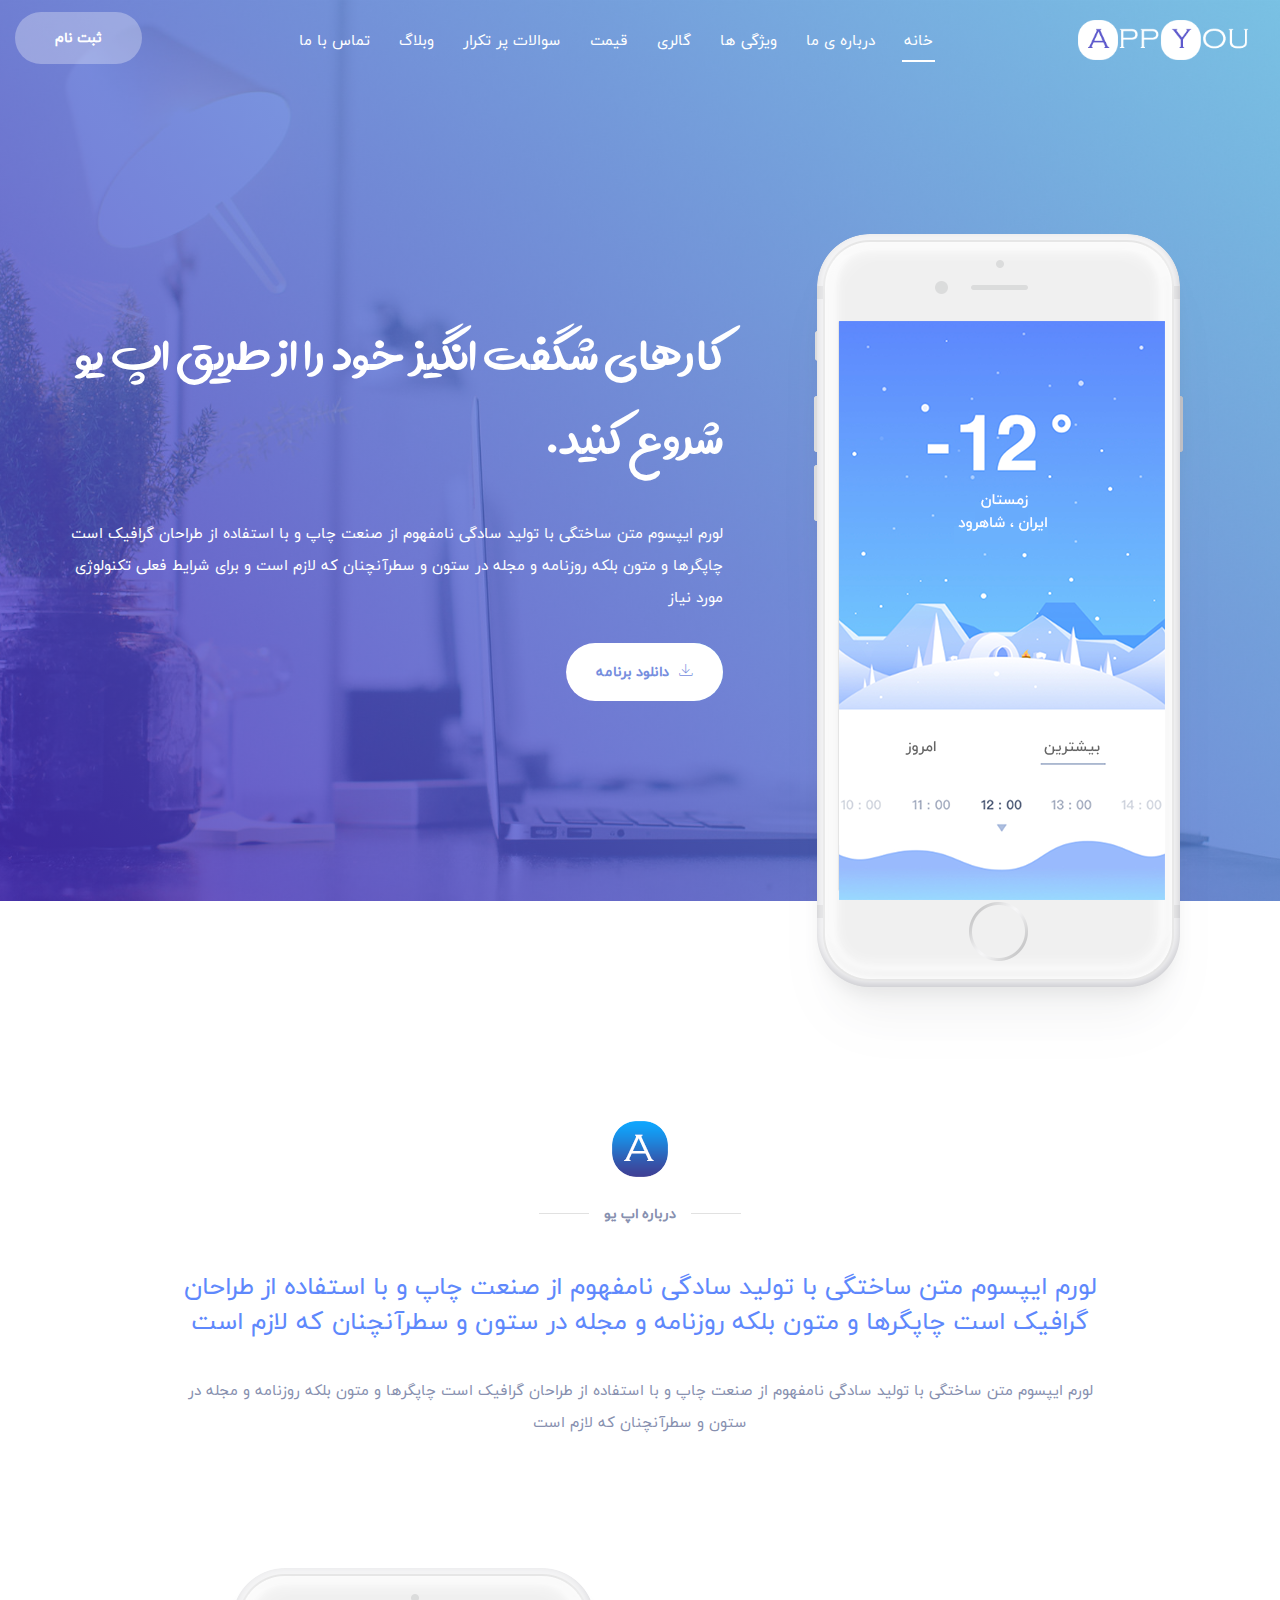
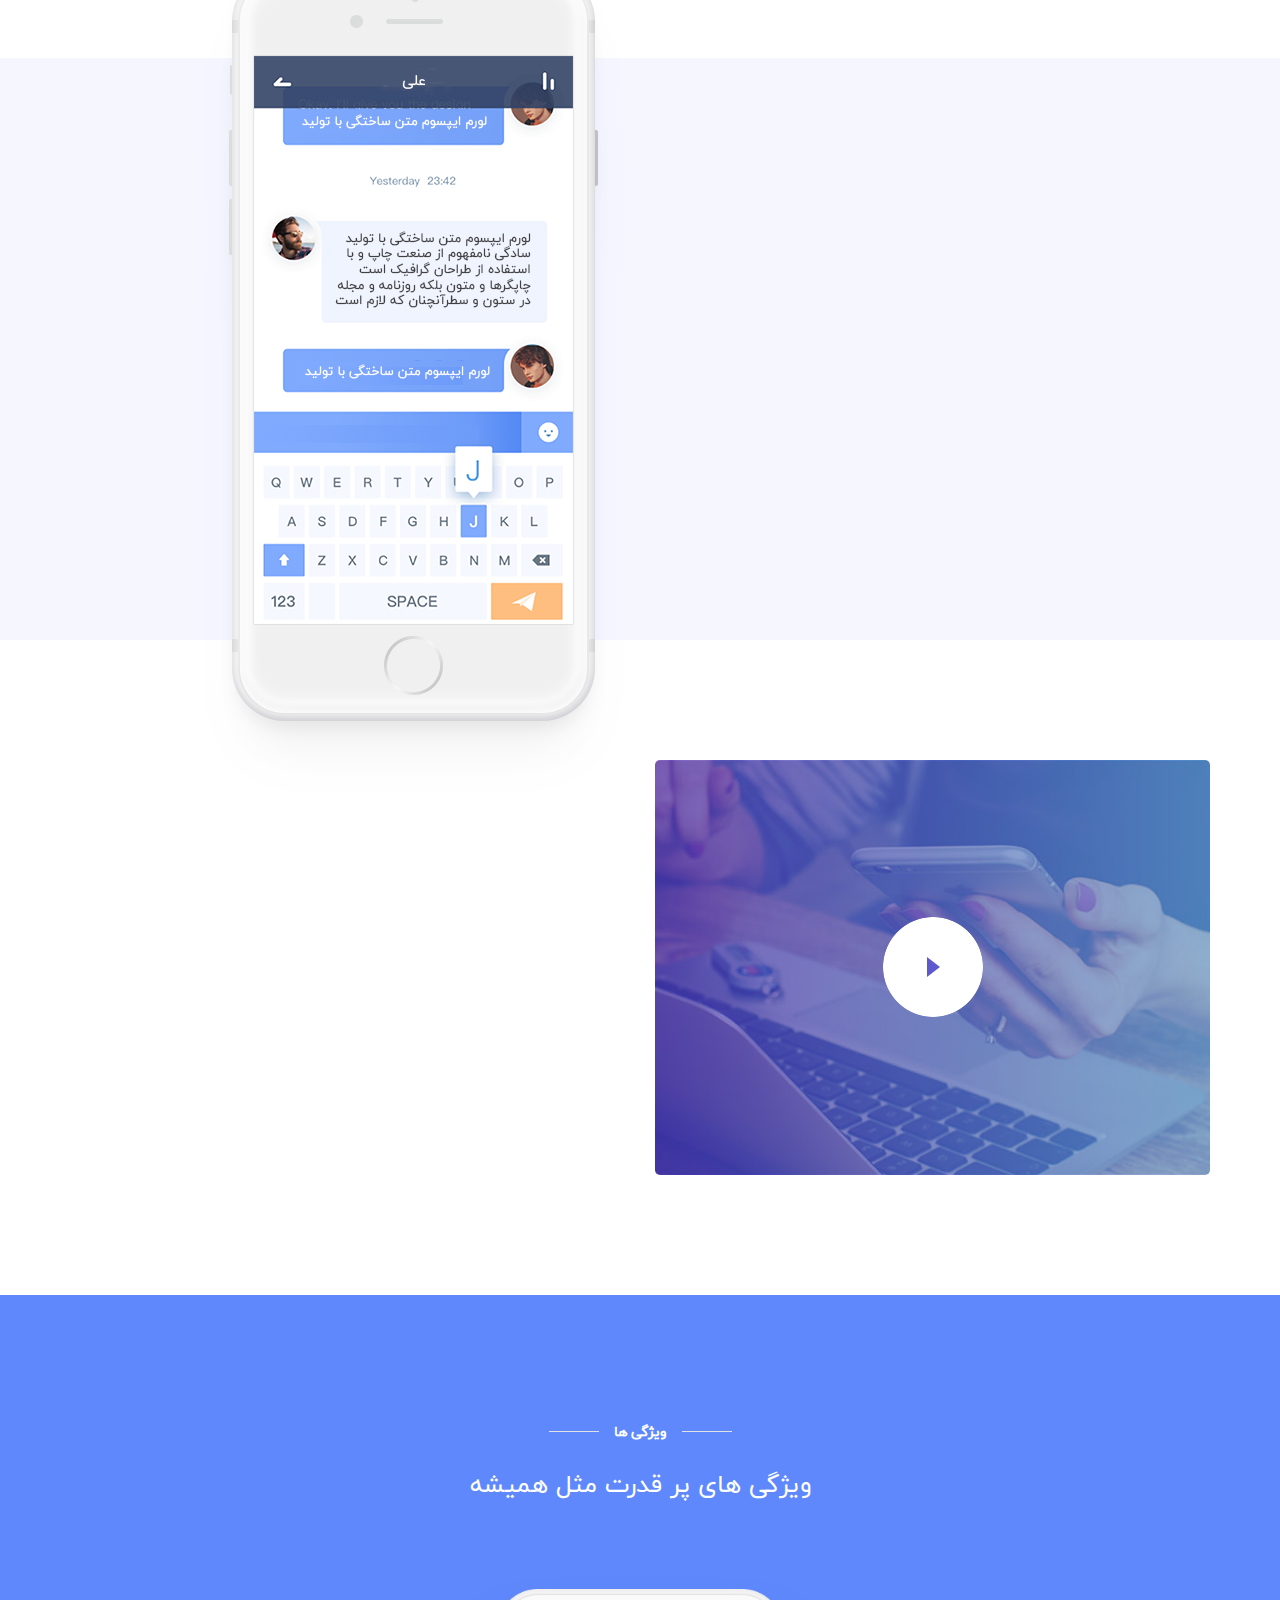
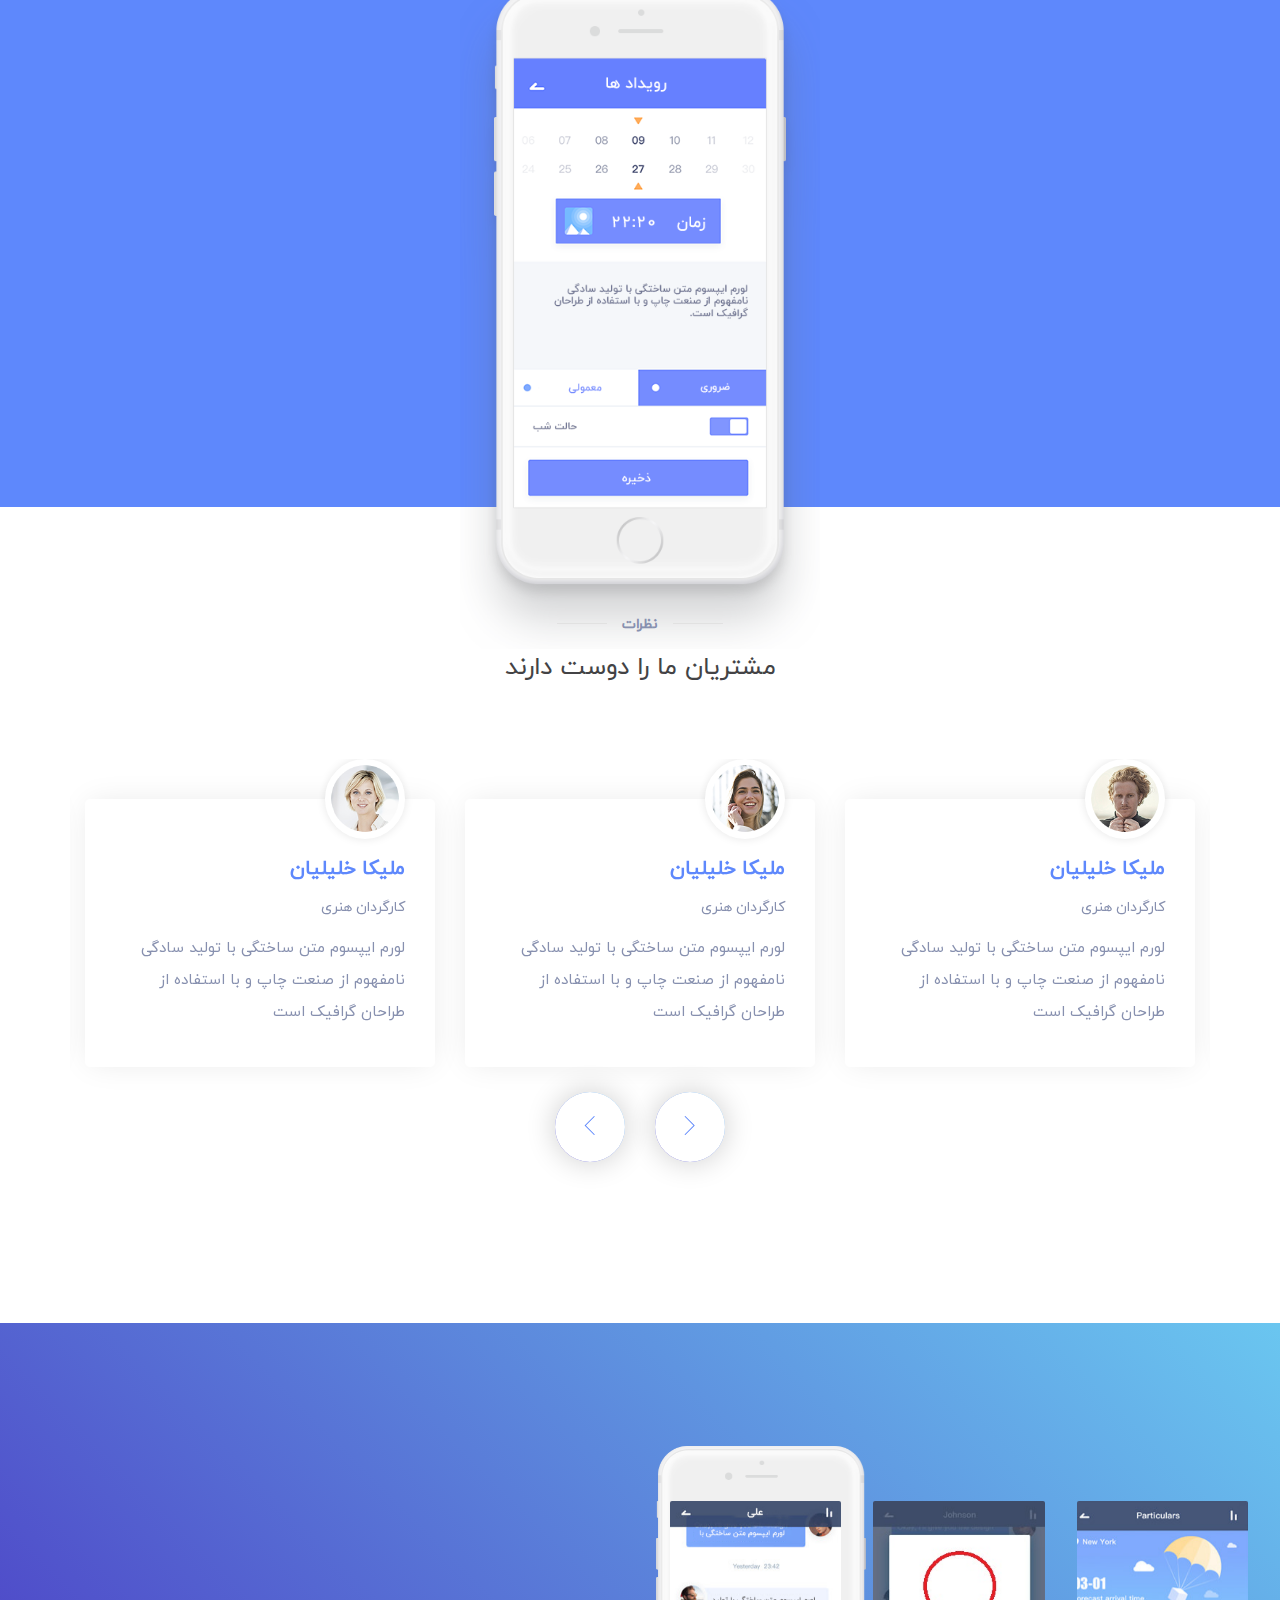
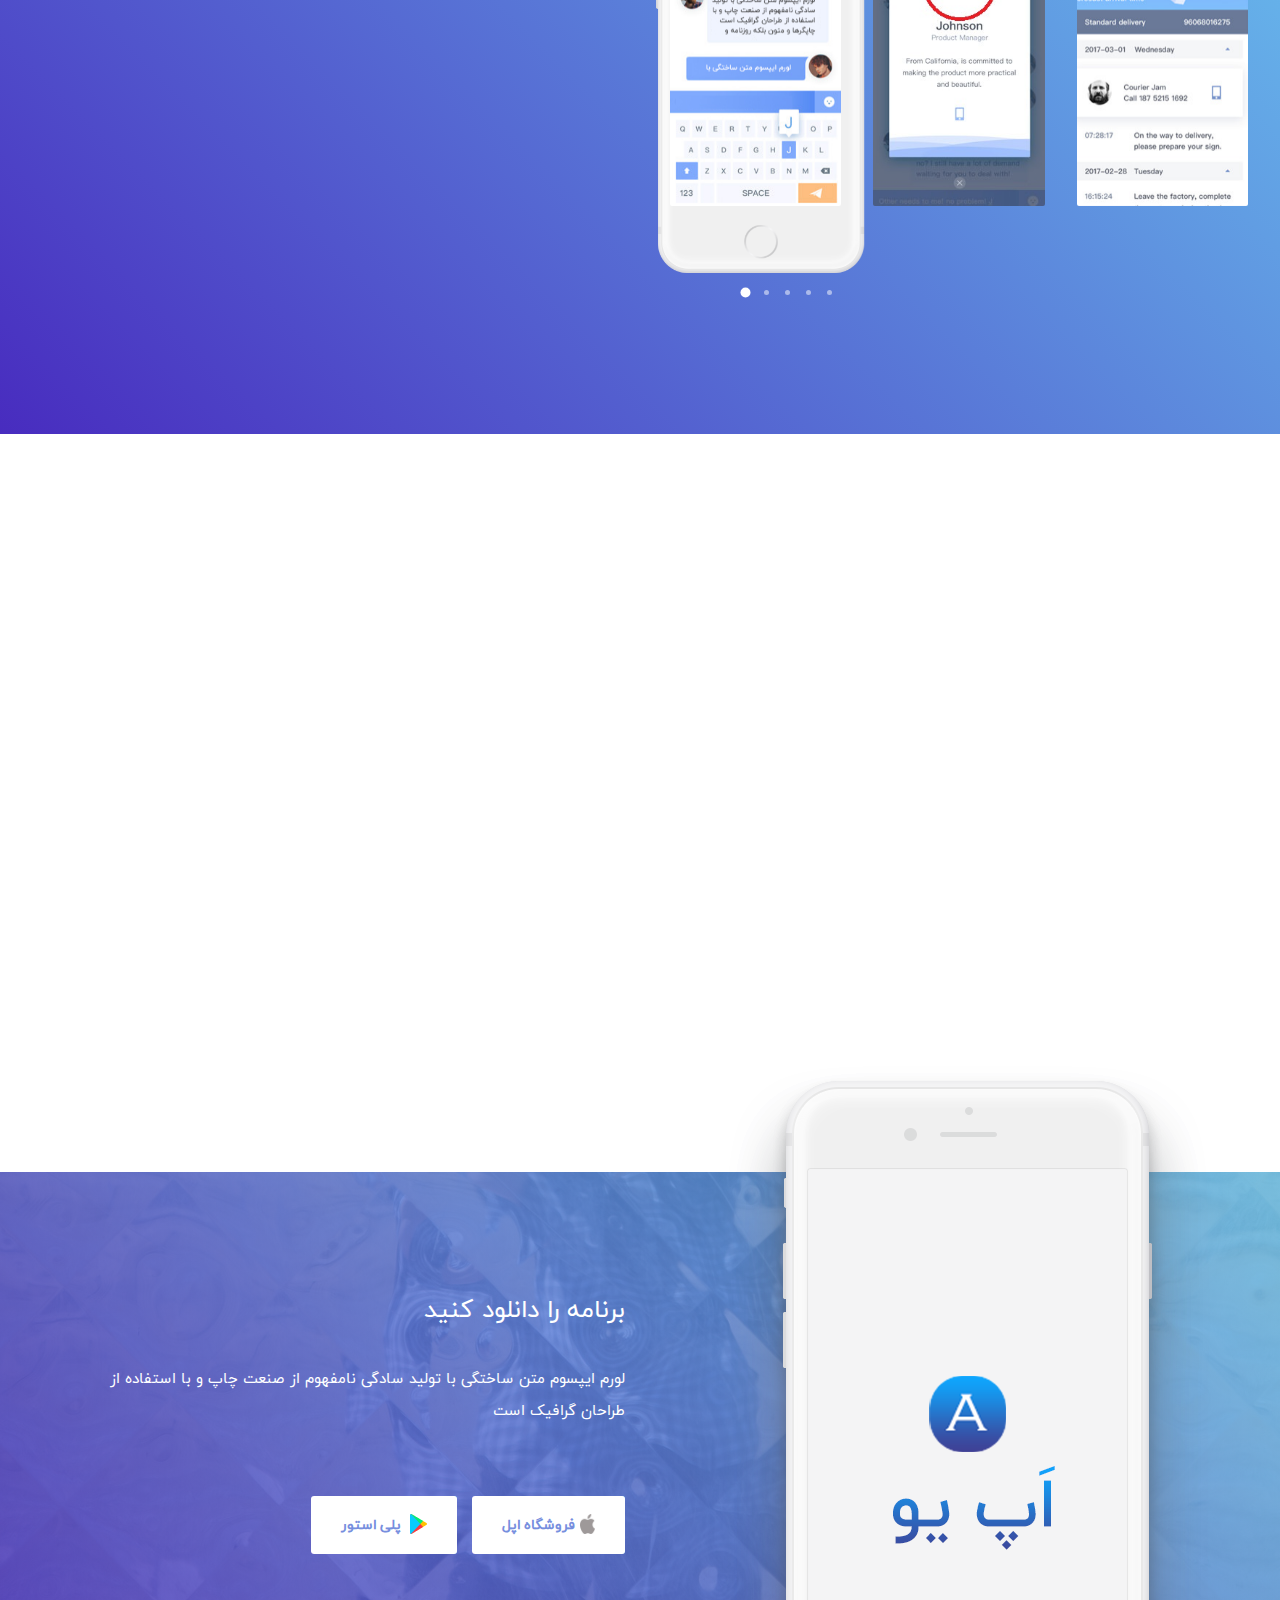
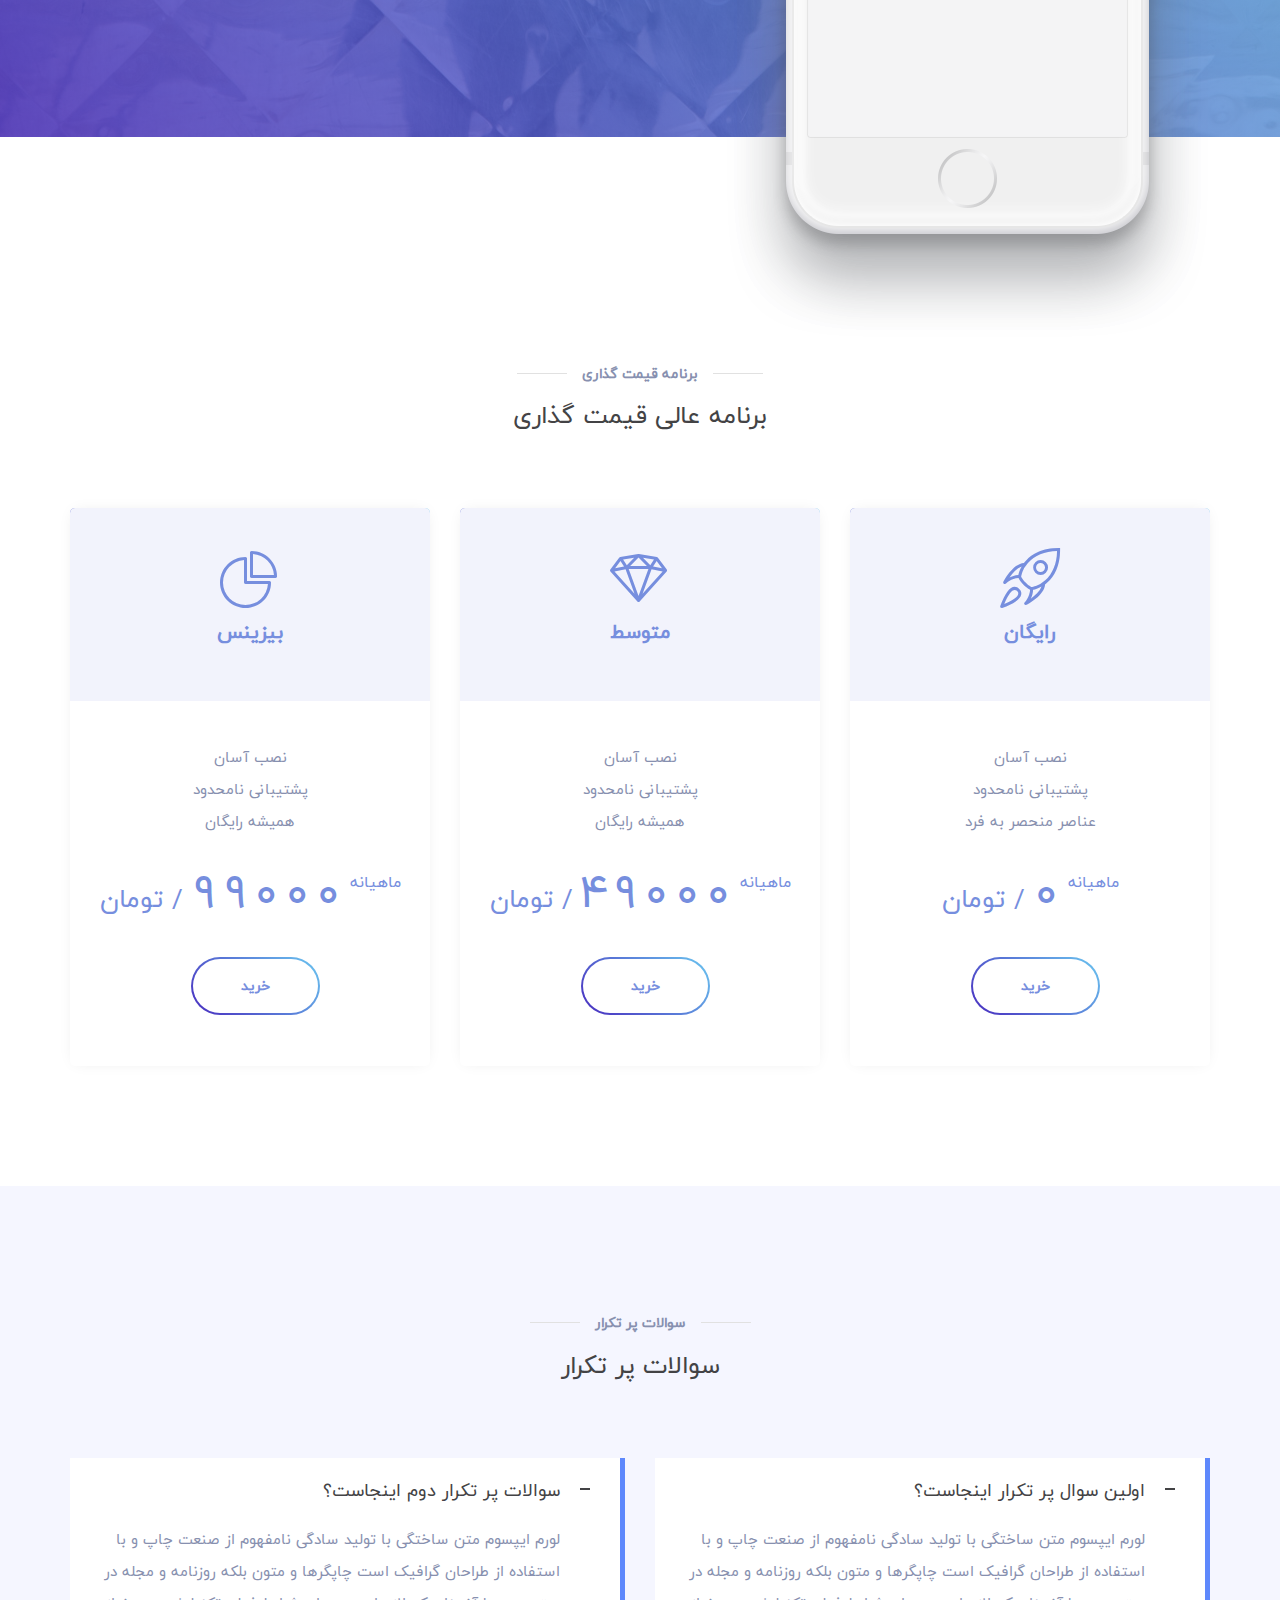
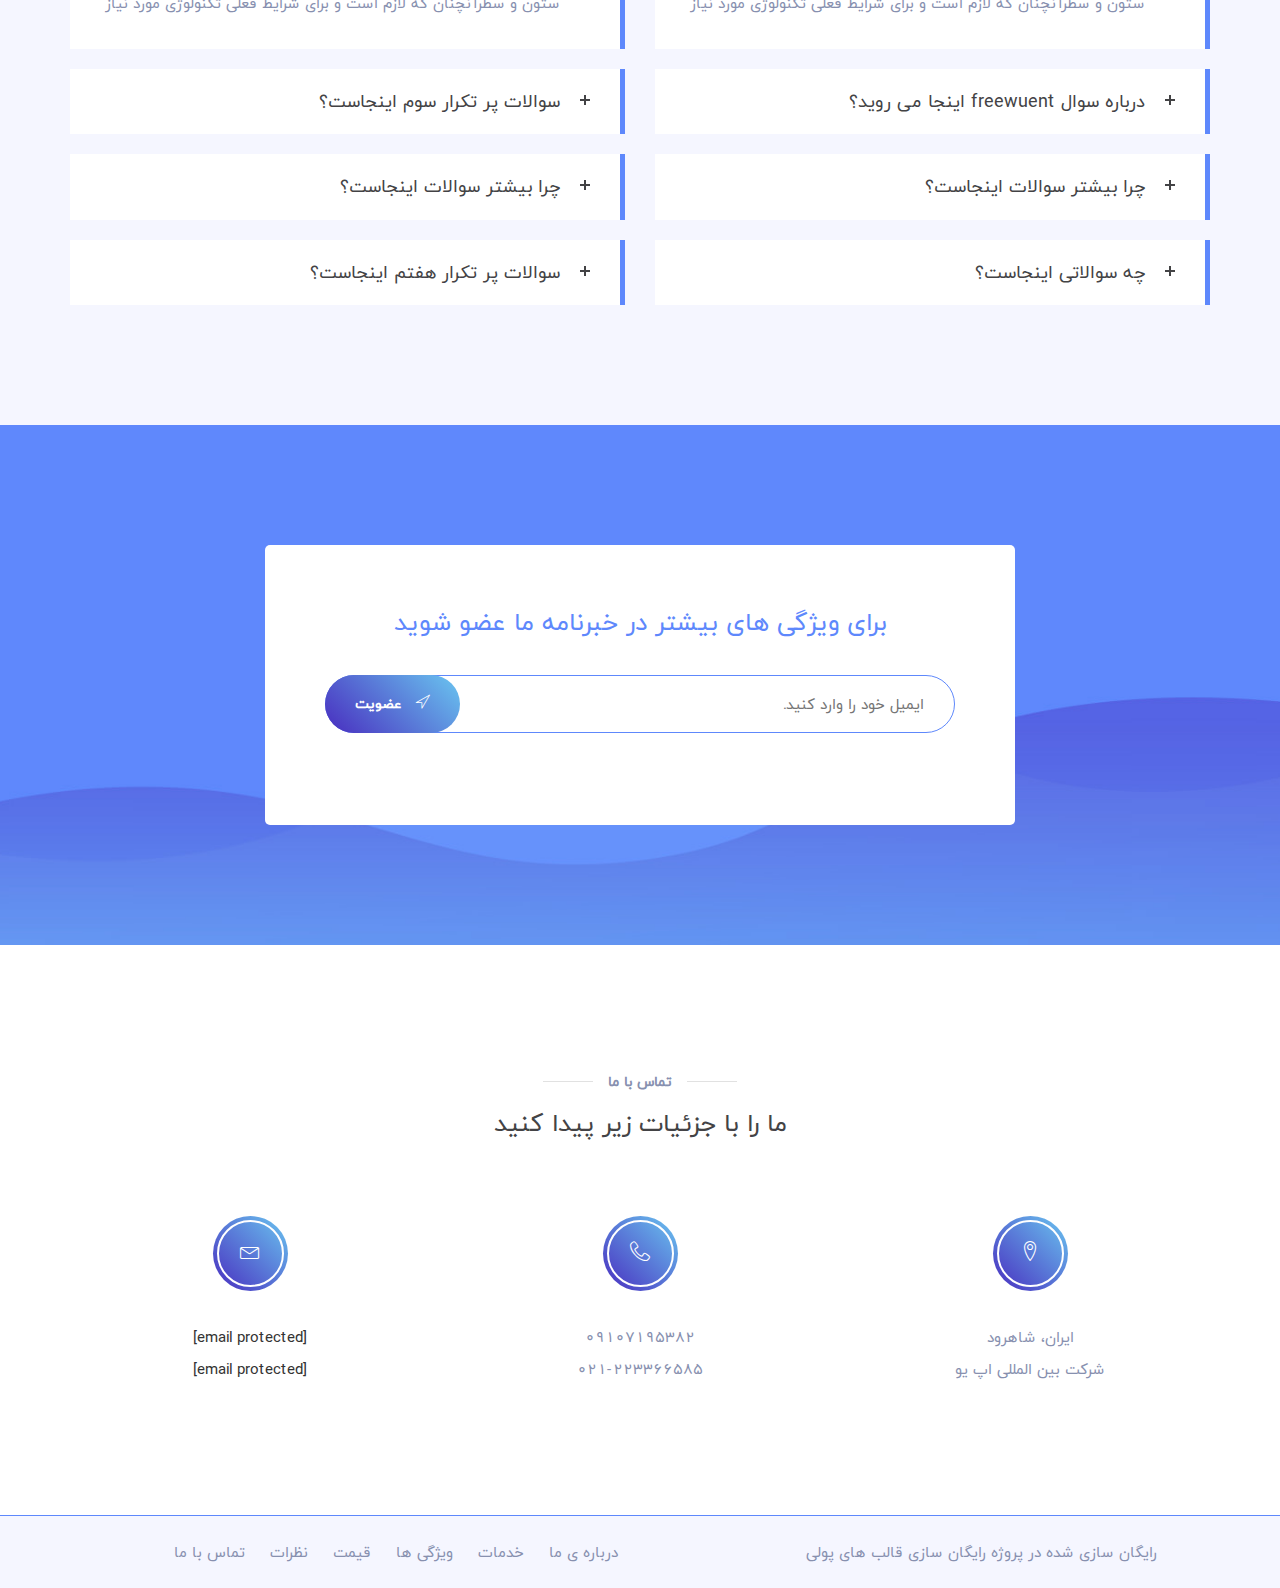
<file: AppYou/AppYou/index.html>
<!doctype html>
<html class="no-js" lang="fa">

<head>
    <meta charset="utf-8">
    <meta name="author" content="Melika Khaliliyan">
    <meta name="description" content="">
    <meta name="keywords" content="HTML,CSS,XML,JavaScript">
    <meta http-equiv="x-ua-compatible" content="ie=edge">
    <meta name="viewport" content="width=device-width, initial-scale=1.0">
    <!-- Title -->
    <title>قالب HTML لندینگ پیج اپ یو</title>
    <!-- Place favicon.ico in the root directory -->
    <link rel="apple-touch-icon" href="images/apple-touch-icon.png">
    <link rel="shortcut icon" type="image/ico" href="images/favicon.ico" />
    <!-- Plugin-CSS -->
    <link rel="stylesheet" href="css/bootstrap.min.css">
    <link rel="stylesheet" href="css/owl.carousel.min.css">
    <link rel="stylesheet" href="css/linearicons.css">
    <link rel="stylesheet" href="css/magnific-popup.css">
    <link rel="stylesheet" href="css/animate.css">
    <!-- Main-Stylesheets -->
    <link rel="stylesheet" href="css/normalize.css">
    <link rel="stylesheet" href="style.css">
    <link rel="stylesheet" href="css/rtl.css">
    <link rel="stylesheet" href="css/responsive.css">
    <script src="js/vendor/modernizr-2.8.3.min.js"></script>
    <!--[if lt IE 9]>
        <script src="//oss.maxcdn.com/html5shiv/3.7.2/html5shiv.min.js"></script>
        <script src="//oss.maxcdn.com/respond/1.4.2/respond.min.js"></script>
    <![endif]-->
</head>

<body data-spy="scroll" data-target=".mainmenu-area">
    <!-- Preloader-content -->
    <div class="preloader">
        <span><i class="lnr lnr-sun"></i></span>
    </div>
    <!-- MainMenu-Area -->
    <nav class="mainmenu-area" data-spy="affix" data-offset-top="200">
        <div class="container-fluid">
            <div class="navbar-header">
                <button type="button" class="navbar-toggle" data-toggle="collapse" data-target="#primary_menu">
                    <span class="icon-bar"></span>
                    <span class="icon-bar"></span>
                    <span class="icon-bar"></span>
                </button>
                <a class="navbar-brand" href="#"><img src="images/logo.png" alt="Logo"></a>
            </div>
            <div class="collapse navbar-collapse" id="primary_menu">
                <ul class="nav navbar-nav mainmenu">
                    <li class="active"><a href="#home_page">خانه</a></li>
                    <li><a href="#about_page">درباره ی ما</a></li>
                    <li><a href="#features_page">ویژگی ها</a></li>
                    <li><a href="#gallery_page">گالری</a></li>
                    <li><a href="#price_page">قیمت</a></li>
                    <li><a href="#questions_page">سوالات پر تکرار</a></li>
                    <li><a href="blog.html">وبلاگ</a></li>
                    <li><a href="#contact_page">تماس با ما</a></li>
                </ul>
                <div class="right-button hidden-xs">
                    <a href="#">ثبت نام</a>
                </div>
            </div>
        </div>
    </nav>
    <!-- MainMenu-Area-End -->
    <!-- Home-Area -->
    <header class="home-area overlay" id="home_page">
        <div class="container">
            <div class="row">
                <div class="col-xs-12 hidden-sm col-md-5">
                    <figure class="mobile-image wow fadeInUp" data-wow-delay="0.2s">
                        <img src="images/header-mobile.png" alt="">
                    </figure>
                </div>
                <div class="col-xs-12 col-md-7">
                    <div class="space-80 hidden-xs"></div>
                    <h1 class="wow fadeInUp" data-wow-delay="0.4s">کارهای شگفت انگیز خود را از طریق اپ یو شروع کنید.</h1>
                    <div class="space-20"></div>
                    <div class="desc wow fadeInUp" data-wow-delay="0.6s">
                        <p>لورم ایپسوم متن ساختگی با تولید سادگی نامفهوم از صنعت چاپ و با استفاده از طراحان گرافیک است چاپگرها و متون بلکه روزنامه و مجله در ستون و سطرآنچنان که لازم است و برای شرایط فعلی تکنولوژی مورد نیاز</p>
                    </div>
                    <div class="space-20"></div>
                    <a href="#" class="bttn-white wow fadeInUp" data-wow-delay="0.8s"><i class="lnr lnr-download"></i>دانلود برنامه</a>
                </div>
            </div>
        </div>
    </header>
    <!-- Home-Area-End -->
    <!-- About-Area -->
    <section class="section-padding" id="about_page">
        <div class="container">
            <div class="row">
                <div class="col-xs-12 col-md-10 col-md-offset-1">
                    <div class="page-title text-center">
                        <img src="images/about-logo.png" alt="About Logo">
                        <div class="space-20"></div>
                        <h5 class="title">درباره اپ یو</h5>
                        <div class="space-30"></div>
                        <h3 class="blue-color">لورم ایپسوم متن ساختگی با تولید سادگی نامفهوم از صنعت چاپ و با استفاده از طراحان گرافیک است چاپگرها و متون بلکه روزنامه و مجله در ستون و سطرآنچنان که لازم است</h3>
                        <div class="space-20"></div>
                        <p>لورم ایپسوم متن ساختگی با تولید سادگی نامفهوم از صنعت چاپ و با استفاده از طراحان گرافیک است چاپگرها و متون بلکه روزنامه و مجله در ستون و سطرآنچنان که لازم است</p>
                    </div>
                </div>
            </div>
        </div>
    </section>
    <!-- About-Area-End -->
    <!-- Progress-Area -->
    <section class="progress-area gray-bg" id="progress_page">
        <div class="container">
            <div class="row">
                <div class="col-xs-12 col-md-6">
                    <div class="page-title section-padding">
                        <h5 class="title wow fadeInUp" data-wow-delay="0.2s">پیشرفت ما</h5>
                        <div class="space-10"></div>
                        <h3 class="dark-color wow fadeInUp" data-wow-delay="0.4s">برنامه گرت برای همیشه</h3>
                        <div class="space-20"></div>
                        <div class="desc wow fadeInUp" data-wow-delay="0.6s">
                            <p>لورم ایپسوم متن ساختگی با تولید سادگی نامفهوم از صنعت چاپ و با استفاده از طراحان گرافیک است چاپگرها و متون بلکه روزنامه و مجله در ستون و سطرآنچنان که لازم است</p>
                        </div>
                        <div class="space-50"></div>
                        <a href="#" class="bttn-default wow fadeInUp" data-wow-delay="0.8s">بیشتر بدانید</a>
                    </div>
                </div>
                <div class="col-xs-12 col-md-6">
                    <figure class="mobile-image">
                        <img src="images/progress-phone.png" alt="">
                    </figure>
                </div>
            </div>
        </div>
    </section>
    <!-- Progress-Area-End -->
    <!-- Video-Area -->
    <section class="video-area section-padding">
        <div class="container">
            <div class="row">
                <div class="col-xs-12 col-md-6">
                    <div class="video-photo">
                        <img src="images/video-image.jpg" alt="">
                        <a href="https://www.youtube.com/watch?v=ScrDhTsX0EQ" class="popup video-button">
                            <img src="images/play-button.png" alt="">
                        </a>
                    </div>
                </div>
                <div class="col-xs-12 col-md-5 col-md-offset-1">
                    <div class="space-60 hidden visible-xs"></div>
                    <div class="page-title">
                        <h5 class="title wow fadeInUp" data-wow-delay="0.2s">ویژگی های ویدئو</h5>
                        <div class="space-10"></div>
                        <h3 class="dark-color wow fadeInUp" data-wow-delay="0.4s">برنامه گرت برای همیشه</h3>
                        <div class="space-20"></div>
                        <div class="desc wow fadeInUp" data-wow-delay="0.6s">
                            <p>لورم ایپسوم متن ساختگی با تولید سادگی نامفهوم از صنعت چاپ و با استفاده از طراحان گرافیک است چاپگرها و متون بلکه روزنامه و مجله در ستون و سطرآنچنان که لازم است</p>
                        </div>
                        <div class="space-50"></div>
                        <a href="#" class="bttn-default wow fadeInUp" data-wow-delay="0.8s">بیشتر بدانید</a>
                    </div>
                </div>
            </div>
        </div>
    </section>
    <!-- Video-Area-End -->
    <!-- Feature-Area -->
    <section class="feature-area section-padding-top" id="features_page">
        <div class="container">
            <div class="row">
                <div class="col-xs-12 col-sm-8 col-sm-offset-2">
                    <div class="page-title text-center">
                        <h5 class="title">ویژگی ها</h5>
                        <div class="space-10"></div>
                        <h3>ویژگی های پر قدرت مثل همیشه</h3>
                        <div class="space-60"></div>
                    </div>
                </div>
            </div>
            <div class="row">
                <div class="col-xs-12 col-sm-6 col-md-4">
                    <div class="service-box wow fadeInUp" data-wow-delay="0.2s">
                        <div class="box-icon">
                            <i class="lnr lnr-rocket"></i>
                        </div>
                        <h4>سریع و قدرتمند</h4>
                        <p>لورم ایپسوم متن ساختگی با تولید سادگی نامفهوم از صنعت چاپ</p>
                    </div>
                    <div class="space-60"></div>
                    <div class="service-box wow fadeInUp" data-wow-delay="0.4s">
                        <div class="box-icon">
                            <i class="lnr lnr-paperclip"></i>
                        </div>
                        <h4>به راحتی قابل ویرایش است</h4>
                        <p>لورم ایپسوم متن ساختگی با تولید سادگی نامفهوم از صنعت چاپ</p>
                    </div>
                    <div class="space-60"></div>
                    <div class="service-box wow fadeInUp" data-wow-delay="0.6s">
                        <div class="box-icon">
                            <i class="lnr lnr-cloud-download"></i>
                        </div>
                        <h4>فضای ذخیره ابری</h4>
                        <p>لورم ایپسوم متن ساختگی با تولید سادگی نامفهوم از صنعت چاپ</p>
                    </div>
                    <div class="space-60"></div>
                </div>
                <div class="hidden-xs hidden-sm col-md-4">
                    <figure class="mobile-image">
                        <img src="images/feature-image.png" alt="Feature Photo">
                    </figure>
                </div>
                <div class="col-xs-12 col-sm-6 col-md-4">
                    <div class="service-box wow fadeInUp" data-wow-delay="0.2s">
                        <div class="box-icon">
                            <i class="lnr lnr-clock"></i>
                        </div>
                        <h4>اعلان های آسان</h4>
                        <p>لورم ایپسوم متن ساختگی با تولید سادگی نامفهوم از صنعت چاپ</p>
                    </div>
                    <div class="space-60"></div>
                    <div class="service-box wow fadeInUp" data-wow-delay="0.4s">
                        <div class="box-icon">
                            <i class="lnr lnr-laptop-phone"></i>
                        </div>
                        <h4>کاملاً پاسخگو</h4>
                        <p>لورم ایپسوم متن ساختگی با تولید سادگی نامفهوم از صنعت چاپ</p>
                    </div>
                    <div class="space-60"></div>
                    <div class="service-box wow fadeInUp" data-wow-delay="0.6s">
                        <div class="box-icon">
                            <i class="lnr lnr-cog"></i>
                        </div>
                        <h4>طرح قابل ویرایش</h4>
                        <p>لورم ایپسوم متن ساختگی با تولید سادگی نامفهوم از صنعت چاپ</p>
                    </div>
                    <div class="space-60"></div>
                </div>
            </div>
        </div>
    </section>
    <!-- Feature-Area-End -->
    <!-- Testimonial-Area -->
    <section class="testimonial-area" id="testimonial_page">
        <div class="container">
            <div class="row">
                <div class="col-xs-12">
                    <div class="page-title text-center">
                        <h5 class="title">نظرات</h5>
                        <h3 class="dark-color">مشتریان ما را دوست دارند</h3>
                        <div class="space-60"></div>
                    </div>
                </div>
            </div>
            <div class="row">
                <div class="col-xs-12">
                    <div class="team-slide">
                        <div class="team-box">
                            <div class="team-image">
                                <img src="images/team-1.png" alt="">
                            </div>
                            <h4>ملیکا خلیلیان</h4>
                            <h6 class="position">کارگردان هنری</h6>
                            <p>لورم ایپسوم متن ساختگی با تولید سادگی نامفهوم از صنعت چاپ و با استفاده از طراحان گرافیک است</p>
                        </div>
                        <div class="team-box">
                            <div class="team-image">
                                <img src="images/team-2.png" alt="">
                            </div>
                            <h4>ملیکا خلیلیان</h4>
                            <h6 class="position">کارگردان هنری</h6>
                            <p>لورم ایپسوم متن ساختگی با تولید سادگی نامفهوم از صنعت چاپ و با استفاده از طراحان گرافیک است</p>
                        </div>
                        <div class="team-box">
                            <div class="team-image">
                                <img src="images/team-3.png" alt="">
                            </div>
                            <h4>ملیکا خلیلیان</h4>
                            <h6 class="position">کارگردان هنری</h6>
                            <p>لورم ایپسوم متن ساختگی با تولید سادگی نامفهوم از صنعت چاپ و با استفاده از طراحان گرافیک است</p>
                        </div>
                        <div class="team-box">
                            <div class="team-image">
                                <img src="images/team-1.png" alt="">
                            </div>
                            <h4>ملیکا خلیلیان</h4>
                            <h6 class="position">کارگردان هنری</h6>
                            <p>لورم ایپسوم متن ساختگی با تولید سادگی نامفهوم از صنعت چاپ و با استفاده از طراحان گرافیک است</p>
                        </div>
                        <div class="team-box">
                            <div class="team-image">
                                <img src="images/team-2.png" alt="">
                            </div>
                            <h4>ملیکا خلیلیان</h4>
                            <h6 class="position">کارگردان هنری</h6>
                            <p>لورم ایپسوم متن ساختگی با تولید سادگی نامفهوم از صنعت چاپ و با استفاده از طراحان گرافیک است</p>
                        </div>
                        <div class="team-box">
                            <div class="team-image">
                                <img src="images/team-3.png" alt="">
                            </div>
                            <h4>ملیکا خلیلیان</h4>
                            <h6 class="position">کارگردان هنری</h6>
                            <p>لورم ایپسوم متن ساختگی با تولید سادگی نامفهوم از صنعت چاپ و با استفاده از طراحان گرافیک است</p>
                        </div>
                    </div>
                </div>
            </div>
        </div>
    </section>
    <!-- Testimonial-Area-End -->
    <!-- Gallery-Area -->
    <section class="gallery-area section-padding" id="gallery_page">
        <div class="container-fluid">
            <div class="row">
                <div class="col-xs-12 col-sm-6 gallery-slider">
                    <div class="gallery-slide">
                        <div class="item"><img src="images/gallery-1.jpg" alt=""></div>
                        <div class="item"><img src="images/gallery-2.jpg" alt=""></div>
                        <div class="item"><img src="images/gallery-3.jpg" alt=""></div>
                        <div class="item"><img src="images/gallery-4.jpg" alt=""></div>
                        <div class="item"><img src="images/gallery-1.jpg" alt=""></div>
                        <div class="item"><img src="images/gallery-2.jpg" alt=""></div>
                        <div class="item"><img src="images/gallery-3.jpg" alt=""></div>
                        <div class="item"><img src="images/gallery-1.jpg" alt=""></div>
                        <div class="item"><img src="images/gallery-2.jpg" alt=""></div>
                        <div class="item"><img src="images/gallery-3.jpg" alt=""></div>
                        <div class="item"><img src="images/gallery-4.jpg" alt=""></div>
                        <div class="item"><img src="images/gallery-1.jpg" alt=""></div>
                        <div class="item"><img src="images/gallery-2.jpg" alt=""></div>
                        <div class="item"><img src="images/gallery-3.jpg" alt=""></div>
                    </div>
                </div>
                <div class="col-xs-12 col-sm-5 col-lg-3">
                    <div class="page-title">
                        <h5 class="white-color title wow fadeInUp" data-wow-delay="0.2s">اسکرین شات</h5>
                        <div class="space-10"></div>
                        <h3 class="white-color wow fadeInUp" data-wow-delay="0.4s">اسکرین شات 01</h3>
                    </div>
                    <div class="space-20"></div>
                    <div class="desc wow fadeInUp" data-wow-delay="0.6s">
                        <p>لورم ایپسوم متن ساختگی با تولید سادگی نامفهوم از صنعت چاپ و با استفاده از طراحان گرافیک است چاپگرها و متون بلکه روزنامه و مجله در ستون و سطرآنچنان که لازم است</p>
                    </div>
                    <div class="space-50"></div>
                    <a href="#" class="bttn-default wow fadeInUp" data-wow-delay="0.8s">بیشتر بدانید</a>
                </div>
            </div>
        </div>
    </section>
    <!-- Gallery-Area-End -->
    <!-- How-To-Use -->
    <section class="section-padding">
        <div class="container">
            <div class="row">
                <div class="col-xs-12 col-sm-6">
                    <div class="page-title">
                        <h5 class="title wow fadeInUp" data-wow-delay="0.2s">ویژگی های ما</h5>
                        <div class="space-10"></div>
                        <h3 class="dark-color wow fadeInUp" data-wow-delay="0.4s">لورم ایپسوم متن ساختگی با تولید سادگی نامفهوم از صنعت چاپ</h3>
                    </div>
                    <div class="space-20"></div>
                    <div class="desc wow fadeInUp" data-wow-delay="0.6s">
                        <p>لورم ایپسوم متن ساختگی با تولید سادگی نامفهوم از صنعت چاپ و با استفاده از طراحان گرافیک است چاپگرها و متون بلکه روزنامه و مجله در ستون و سطرآنچنان که لازم است</p>
                    </div>
                    <div class="space-50"></div>
                    <a href="#" class="bttn-default wow fadeInUp" data-wow-delay="0.8s">بیشتر بدانید</a>
                </div>
                <div class="col-xs-12 col-sm-6 col-md-5 col-md-offset-1">
                    <div class="space-60 hidden visible-xs"></div>
                    <div class="service-box wow fadeInUp" data-wow-delay="0.2s">
                        <div class="box-icon">
                            <i class="lnr lnr-clock"></i>
                        </div>
                        <h4>اعلان های آسان</h4>
                        <p>لورم ایپسوم متن ساختگی با تولید سادگی نامفهوم از صنعت چاپ</p>
                    </div>
                    <div class="space-50"></div>
                    <div class="service-box wow fadeInUp" data-wow-delay="0.2s">
                        <div class="box-icon">
                            <i class="lnr lnr-laptop-phone"></i>
                        </div>
                        <h4>کاملاً پاسخگو</h4>
                        <p>لورم ایپسوم متن ساختگی با تولید سادگی نامفهوم از صنعت چاپ</p>
                    </div>
                    <div class="space-50"></div>
                    <div class="service-box wow fadeInUp" data-wow-delay="0.2s">
                        <div class="box-icon">
                            <i class="lnr lnr-cog"></i>
                        </div>
                        <h4>طرح قابل ویرایش</h4>
                        <p>لورم ایپسوم متن ساختگی با تولید سادگی نامفهوم از صنعت چاپ</p>
                    </div>
                </div>
            </div>
        </div>
    </section>
    <!-- How-To-Use-End -->
    <!-- Download-Area -->
    <div class="download-area overlay">
        <div class="container">
            <div class="row">
                <div class="col-xs-12 col-sm-6 hidden-sm">
                    <figure class="mobile-image">
                        <img src="images/download-image.png" alt="">
                    </figure>
                </div>
                <div class="col-xs-12 col-md-6 section-padding">
                    <h3 class="white-color">برنامه را دانلود کنید</h3>
                    <div class="space-20"></div>
                    <p>لورم ایپسوم متن ساختگی با تولید سادگی نامفهوم از صنعت چاپ و با استفاده از طراحان گرافیک است</p>
                    <div class="space-60"></div>
                    <a href="#" class="bttn-white sq"><img src="images/apple-icon.png" alt="apple icon">فروشگاه اپل</a>
                    <a href="#" class="bttn-white sq"><img src="images/play-store-icon.png" alt="Play Store Icon"> پلی استور</a>
                </div>
            </div>
        </div>
    </div>
    <!-- Download-Area-End -->
    <!--Price-Area -->
    <section class="section-padding price-area" id="price_page">
        <div class="container">
            <div class="row">
                <div class="col-xs-12">
                    <div class="page-title text-center">
                        <h5 class="title">برنامه قیمت گذاری</h5>
                        <h3 class="dark-color">برنامه عالی قیمت گذاری</h3>
                        <div class="space-60"></div>
                    </div>
                </div>
            </div>
            <div class="row">
                <div class="col-xs-12 col-sm-4">
                    <div class="price-box">
                        <div class="price-header">
                            <div class="price-icon">
                                <span class="lnr lnr-rocket"></span>
                            </div>
                            <h4 class="upper">رایگان</h4>
                        </div>
                        <div class="price-body">
                            <ul>
                                <li>نصب آسان</li>
                                <li>پشتیبانی نامحدود</li>
                                <li>عناصر منحصر به فرد</li>
                            </ul>
                        </div>
                        <div class="price-rate">
                            <sup>ماهیانه</sup> <span class="rate">0</span> <small>/ تومان</small>
                        </div>
                        <div class="price-footer">
                            <a href="#" class="bttn-white">خرید</a>
                        </div>
                    </div>
                    <div class="space-30 hidden visible-xs"></div>
                </div>
                <div class="col-xs-12 col-sm-4">
                    <div class="price-box">
                        <div class="price-header">
                            <div class="price-icon">
                                <span class="lnr lnr-diamond"></span>
                            </div>
                            <h4 class="upper">متوسط</h4>
                        </div>
                        <div class="price-body">
                            <ul>
                                <li>نصب آسان</li>
                                <li>پشتیبانی نامحدود</li>
                                <li>همیشه رایگان</li>
                            </ul>
                        </div>
                        <div class="price-rate">
                            <sup>ماهیانه</sup> <span class="rate">49000</span> <small>/ تومان</small>
                        </div>
                        <div class="price-footer">
                            <a href="#" class="bttn-white">خرید</a>
                        </div>
                    </div>
                    <div class="space-30 hidden visible-xs"></div>
                </div>
                <div class="col-xs-12 col-sm-4">
                    <div class="price-box">
                        <div class="price-header">
                            <div class="price-icon">
                                <span class="lnr lnr-pie-chart"></span>
                            </div>
                            <h4 class="upper">بیزینس</h4>
                        </div>
                        <div class="price-body">
                            <ul>
                                <li>نصب آسان</li>
                                <li>پشتیبانی نامحدود</li>
                                <li>همیشه رایگان</li>
                            </ul>
                        </div>
                        <div class="price-rate">
                            <sup>ماهیانه</sup> <span class="rate">99000</span> <small>/ تومان</small>
                        </div>
                        <div class="price-footer">
                            <a href="#" class="bttn-white">خرید</a>
                        </div>
                    </div>
                </div>
            </div>
        </div>
    </section>
    <!--Price-Area-End -->
    <!--Questions-Area -->
    <section id="questions_page" class="questions-area section-padding">
        <div class="container">
            <div class="row">
                <div class="col-xs-12">
                    <div class="page-title text-center">
                        <h5 class="title">سوالات پر تکرار</h5>
                        <h3 class="dark-color">سوالات پر تکرار</h3>
                        <div class="space-60"></div>
                    </div>
                </div>
            </div>
            <div class="row">
                <div class="col-xs-12 col-sm-6">
                    <div class="toggole-boxs">
                        <h3>اولین سوال پر تکرار اینجاست؟</h3>
                        <div>
                            <p>لورم ایپسوم متن ساختگی با تولید سادگی نامفهوم از صنعت چاپ و با استفاده از طراحان گرافیک است چاپگرها و متون بلکه روزنامه و مجله در ستون و سطرآنچنان که لازم است و برای شرایط فعلی تکنولوژی مورد نیاز</p>
                        </div>
                        <h3>درباره سوال freewuent اینجا می روید؟ </h3>
                        <div>
                            <p>لورم ایپسوم متن ساختگی با تولید سادگی نامفهوم از صنعت چاپ و با استفاده از طراحان گرافیک است چاپگرها و متون بلکه روزنامه و مجله در ستون و سطرآنچنان که لازم است و برای شرایط فعلی تکنولوژی مورد نیاز</p>
                        </div>
                        <h3>چرا بیشتر سوالات اینجاست؟ </h3>
                        <div>
                            <p>لورم ایپسوم متن ساختگی با تولید سادگی نامفهوم از صنعت چاپ و با استفاده از طراحان گرافیک است چاپگرها و متون بلکه روزنامه و مجله در ستون و سطرآنچنان که لازم است و برای شرایط فعلی تکنولوژی مورد نیاز</p>
                        </div>
                        <h3>چه سوالاتی اینجاست؟</h3>
                        <div>
                            <p>لورم ایپسوم متن ساختگی با تولید سادگی نامفهوم از صنعت چاپ و با استفاده از طراحان گرافیک است چاپگرها و متون بلکه روزنامه و مجله در ستون و سطرآنچنان که لازم است و برای شرایط فعلی تکنولوژی مورد نیاز</p>
                        </div>
                    </div>
                </div>
                <div class="col-xs-12 col-sm-6">
                    <div class="space-20 hidden visible-xs"></div>
                    <div class="toggole-boxs">
                        <h3>سوالات پر تکرار دوم اینجاست؟ </h3>
                        <div>
                            <p>لورم ایپسوم متن ساختگی با تولید سادگی نامفهوم از صنعت چاپ و با استفاده از طراحان گرافیک است چاپگرها و متون بلکه روزنامه و مجله در ستون و سطرآنچنان که لازم است و برای شرایط فعلی تکنولوژی مورد نیاز</p>
                        </div>
                        <h3>سوالات پر تکرار سوم اینجاست؟ </h3>
                        <div>
                            <p>لورم ایپسوم متن ساختگی با تولید سادگی نامفهوم از صنعت چاپ و با استفاده از طراحان گرافیک است چاپگرها و متون بلکه روزنامه و مجله در ستون و سطرآنچنان که لازم است و برای شرایط فعلی تکنولوژی مورد نیاز</p>
                        </div>
                        <h3>چرا بیشتر سوالات اینجاست؟ </h3>
                        <div>
                            <p>لورم ایپسوم متن ساختگی با تولید سادگی نامفهوم از صنعت چاپ و با استفاده از طراحان گرافیک است چاپگرها و متون بلکه روزنامه و مجله در ستون و سطرآنچنان که لازم است و برای شرایط فعلی تکنولوژی مورد نیاز</p>
                        </div>
                        <h3>سوالات پر تکرار هفتم اینجاست؟ </h3>
                        <div>
                            <p>لورم ایپسوم متن ساختگی با تولید سادگی نامفهوم از صنعت چاپ و با استفاده از طراحان گرافیک است چاپگرها و متون بلکه روزنامه و مجله در ستون و سطرآنچنان که لازم است و برای شرایط فعلی تکنولوژی مورد نیاز</p>
                        </div>
                    </div>
                </div>
            </div>
        </div>
    </section>
    <!--Questions-Area-End -->
    <!-- Subscribe-Form -->
    <div class="subscribe-area section-padding">
        <div class="container">
            <div class="row">
                <div class="col-xs-12 col-sm-8 col-sm-offset-2">
                    <div class="subscribe-form text-center">
                        <h3 class="blue-color">برای ویژگی های بیشتر در خبرنامه ما عضو شوید</h3>
                        <div class="space-20"></div>
                        <form id="mc-form">
                            <input type="email" class="control" placeholder="ایمیل خود را وارد کنید." required="required" id="mc-email">
                            <button class="bttn-white active" type="submit"><span class="lnr lnr-location"></span> عضویت</button>
                            <label class="mt10" for="mc-email"></label>
                        </form>
                    </div>
                </div>
            </div>
        </div>
    </div>
    <!-- Subscribe-Form-Area -->
    <!-- Footer-Area -->
    <footer class="footer-area" id="contact_page">
        <div class="section-padding">
            <div class="container">
                <div class="row">
                    <div class="col-xs-12">
                        <div class="page-title text-center">
                            <h5 class="title">تماس با ما</h5>
                            <h3 class="dark-color">ما را با جزئیات زیر پیدا کنید</h3>
                            <div class="space-60"></div>
                        </div>
                    </div>
                </div>
                <div class="row">
                    <div class="col-xs-12 col-sm-4">
                        <div class="footer-box">
                            <div class="box-icon">
                                <span class="lnr lnr-map-marker"></span>
                            </div>
                            <p>ایران، شاهرود <br />شرکت بین المللی اپ یو</p>
                        </div>
                        <div class="space-30 hidden visible-xs"></div>
                    </div>
                    <div class="col-xs-12 col-sm-4">
                        <div class="footer-box">
                            <div class="box-icon">
                                <span class="lnr lnr-phone-handset"></span>
                            </div>
                            <p>09107195382 <br />021-223366585</p>
                        </div>
                        <div class="space-30 hidden visible-xs"></div>
                    </div>
                    <div class="col-xs-12 col-sm-4">
                        <div class="footer-box">
                            <div class="box-icon">
                                <span class="lnr lnr-envelope"></span>
                            </div>
                            <p><a href="https://html.aliniyazi.ir/cdn-cgi/l/email-protection" class="__cf_email__" data-cfemail="c6bfa9b3b4aba7afaa86a1aba7afaae8a5a9ab">[email&#160;protected]</a> <br /> <a href="https://html.aliniyazi.ir/cdn-cgi/l/email-protection" class="__cf_email__" data-cfemail="295a484459454c694e44484045074a4644">[email&#160;protected]</a>
                            </p>
                        </div>
                    </div>
                </div>
            </div>
        </div>
        <!-- Footer-Bootom -->
        <div class="footer-bottom">
            <div class="container">
                <div class="row">
                    <div class="col-xs-12 col-md-5">
                        <span>رایگان سازی شده در پروژه رایگان سازی قالب های پولی</span>
                        <div class="space-30 hidden visible-xs"></div>
                    </div>
                    <div class="col-xs-12 col-md-7">
                        <div class="footer-menu">
                            <ul>
                                <li><a href="#">درباره ی ما</a></li>
                                <li><a href="#">خدمات</a></li>
                                <li><a href="#">ویژگی ها</a></li>
                                <li><a href="#">قیمت</a></li>
                                <li><a href="#">نظرات</a></li>
                                <li><a href="#">تماس با ما</a></li>
                            </ul>
                        </div>
                    </div>
                </div>
            </div>
        </div>
        <!-- Footer-Bootom-End -->
    </footer>
    <!-- Footer-Area-End -->
    <!--Vendor-JS-->
    <script src="js/vendor/jquery-1.12.4.min.js"></script>
    <script src="js/vendor/jquery-ui.js"></script>
    <script src="js/vendor/bootstrap.min.js"></script>
    <!--Plugin-JS-->
    <script src="js/owl.carousel.min.js"></script>
    <script src="js/contact-form.js"></script>
    <script src="js/ajaxchimp.js"></script>
    <script src="js/scrollUp.min.js"></script>
    <script src="js/magnific-popup.min.js"></script>
    <script src="js/wow.min.js"></script>
    <!--Main-active-JS-->
    <script src="js/main.js"></script>
</body>

</html>
</file>
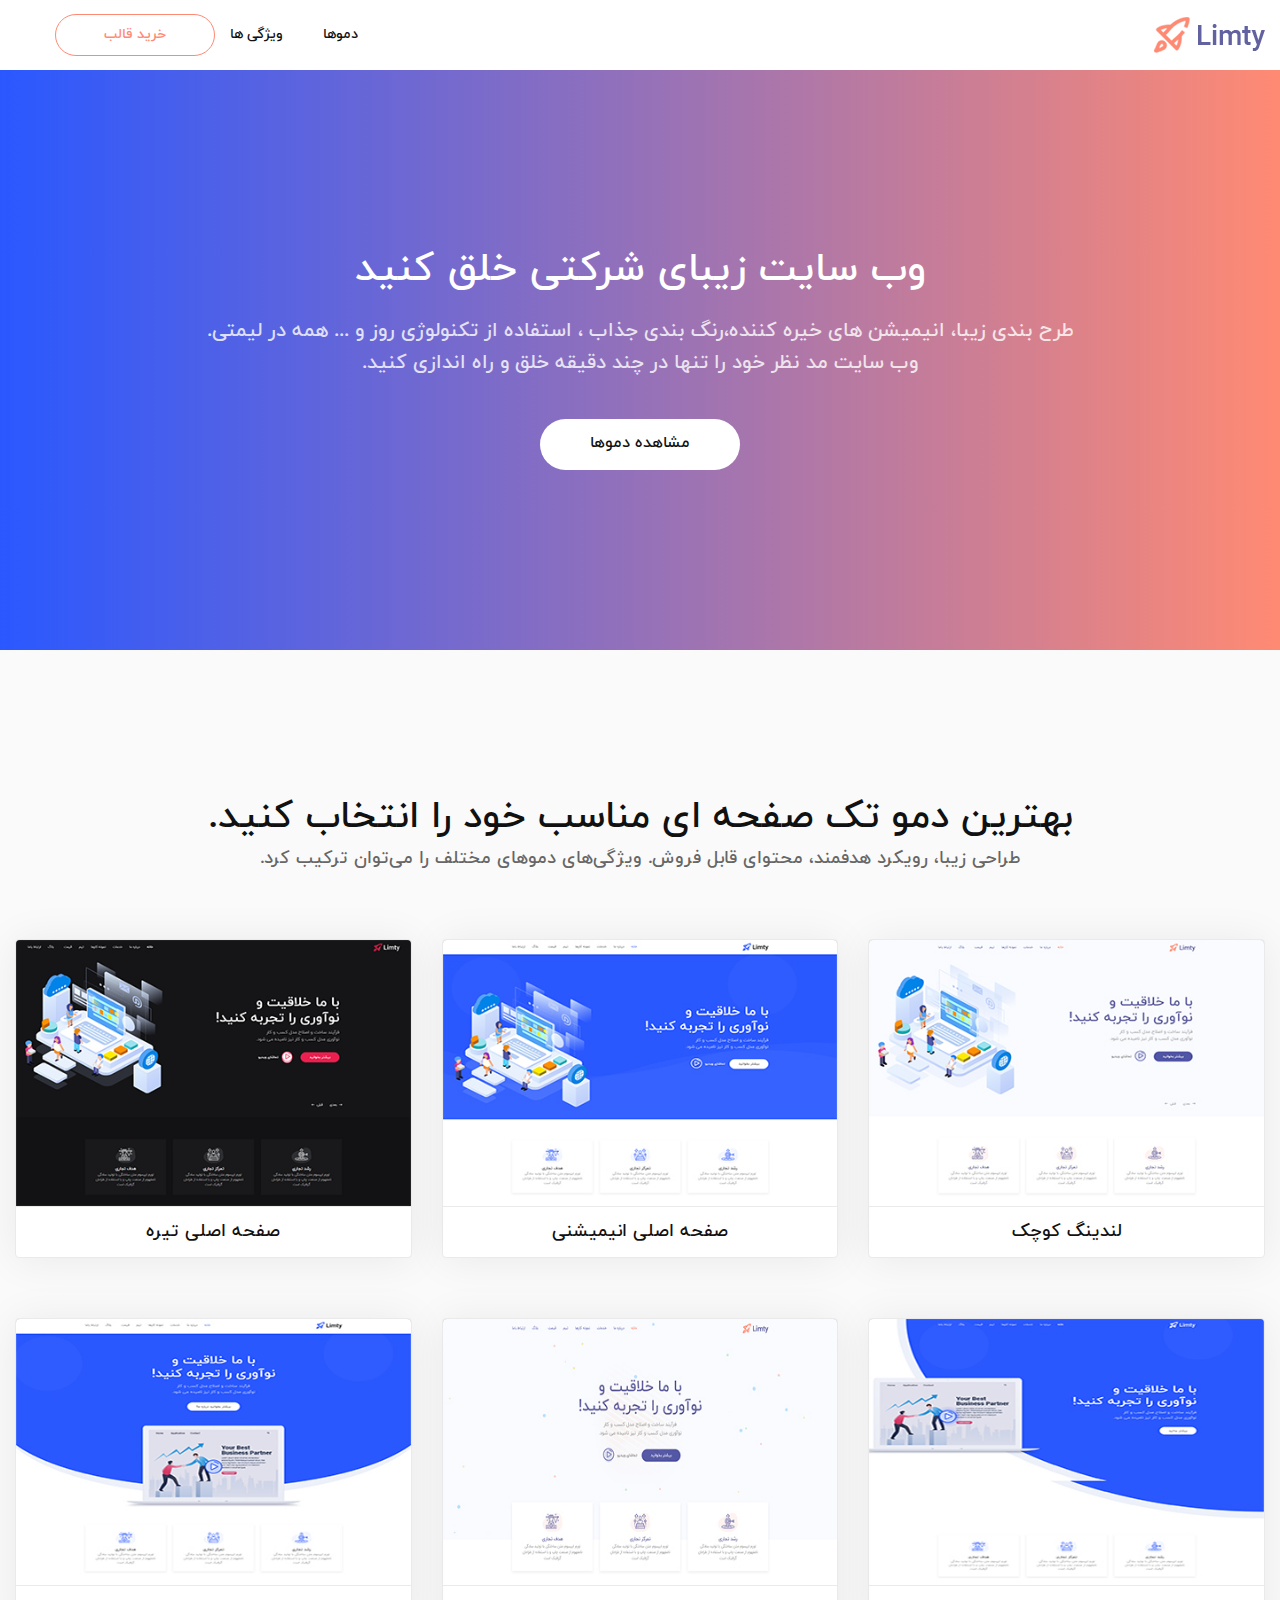
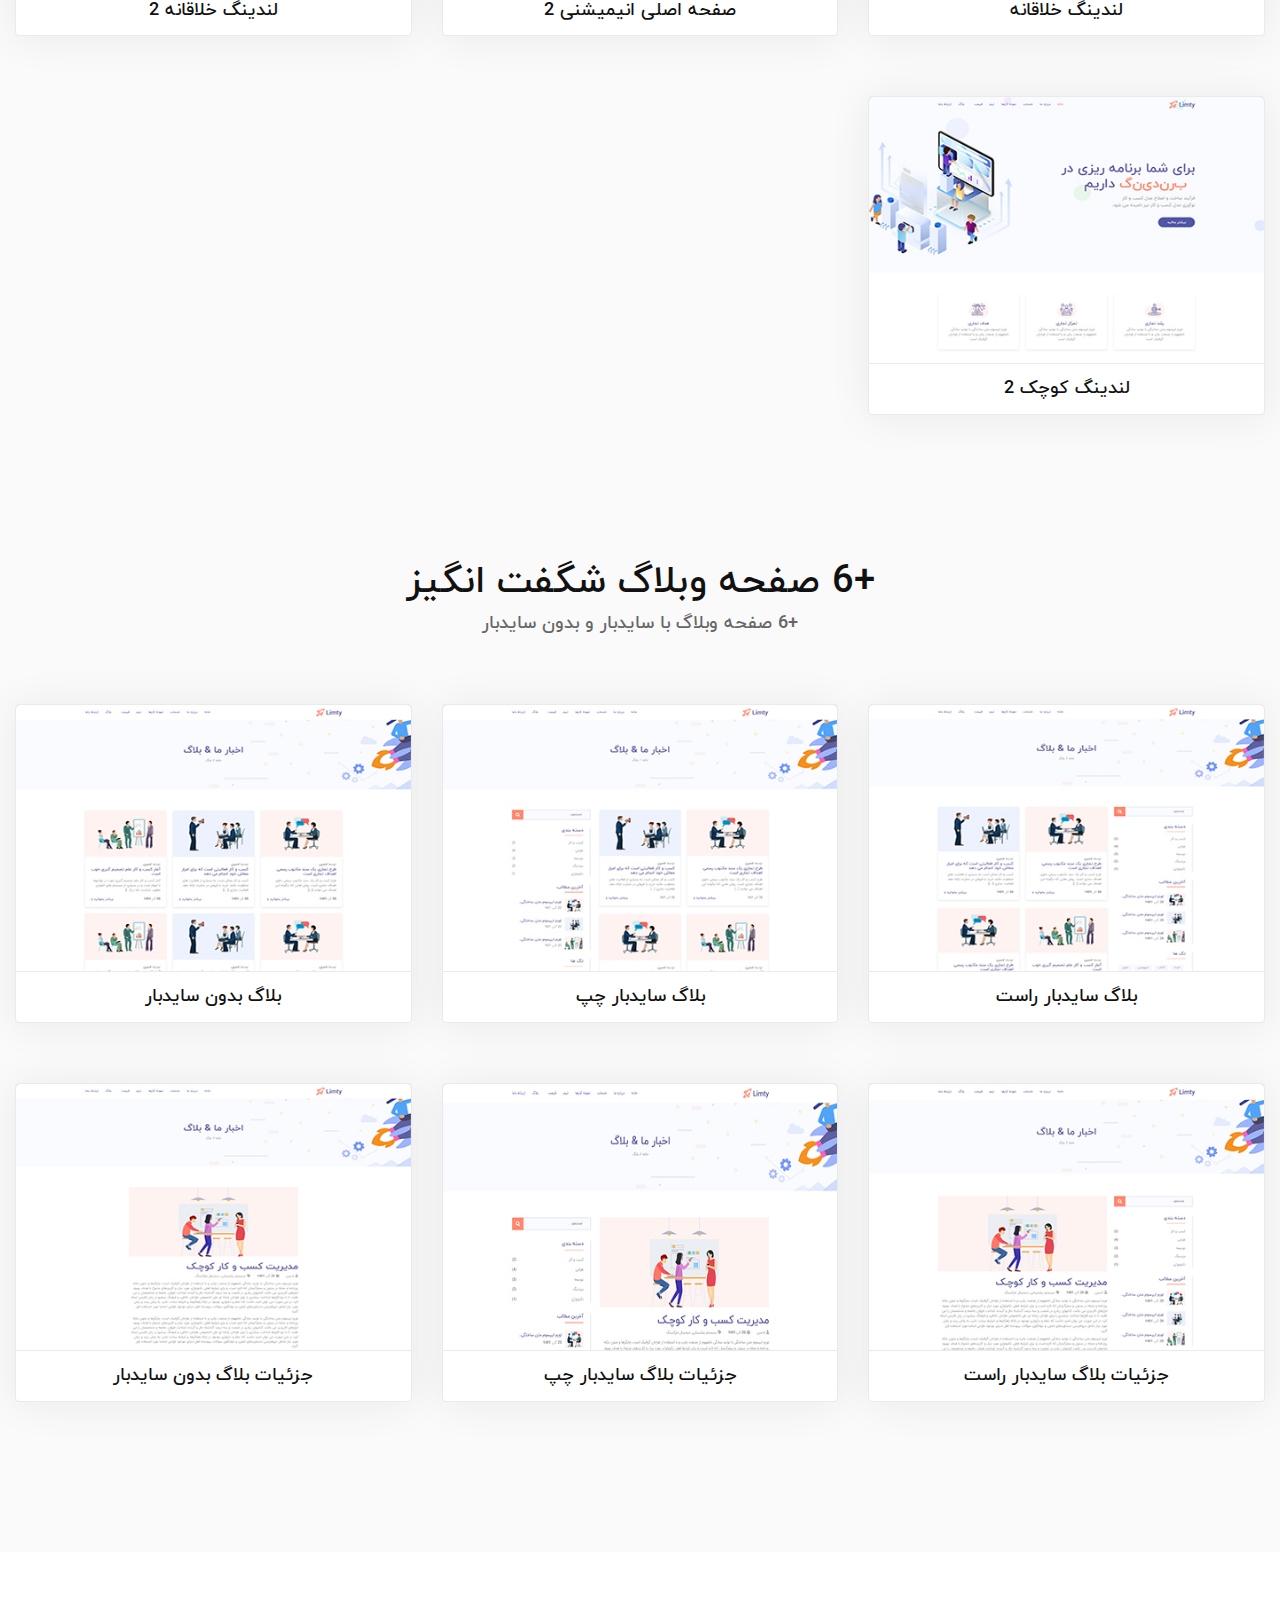
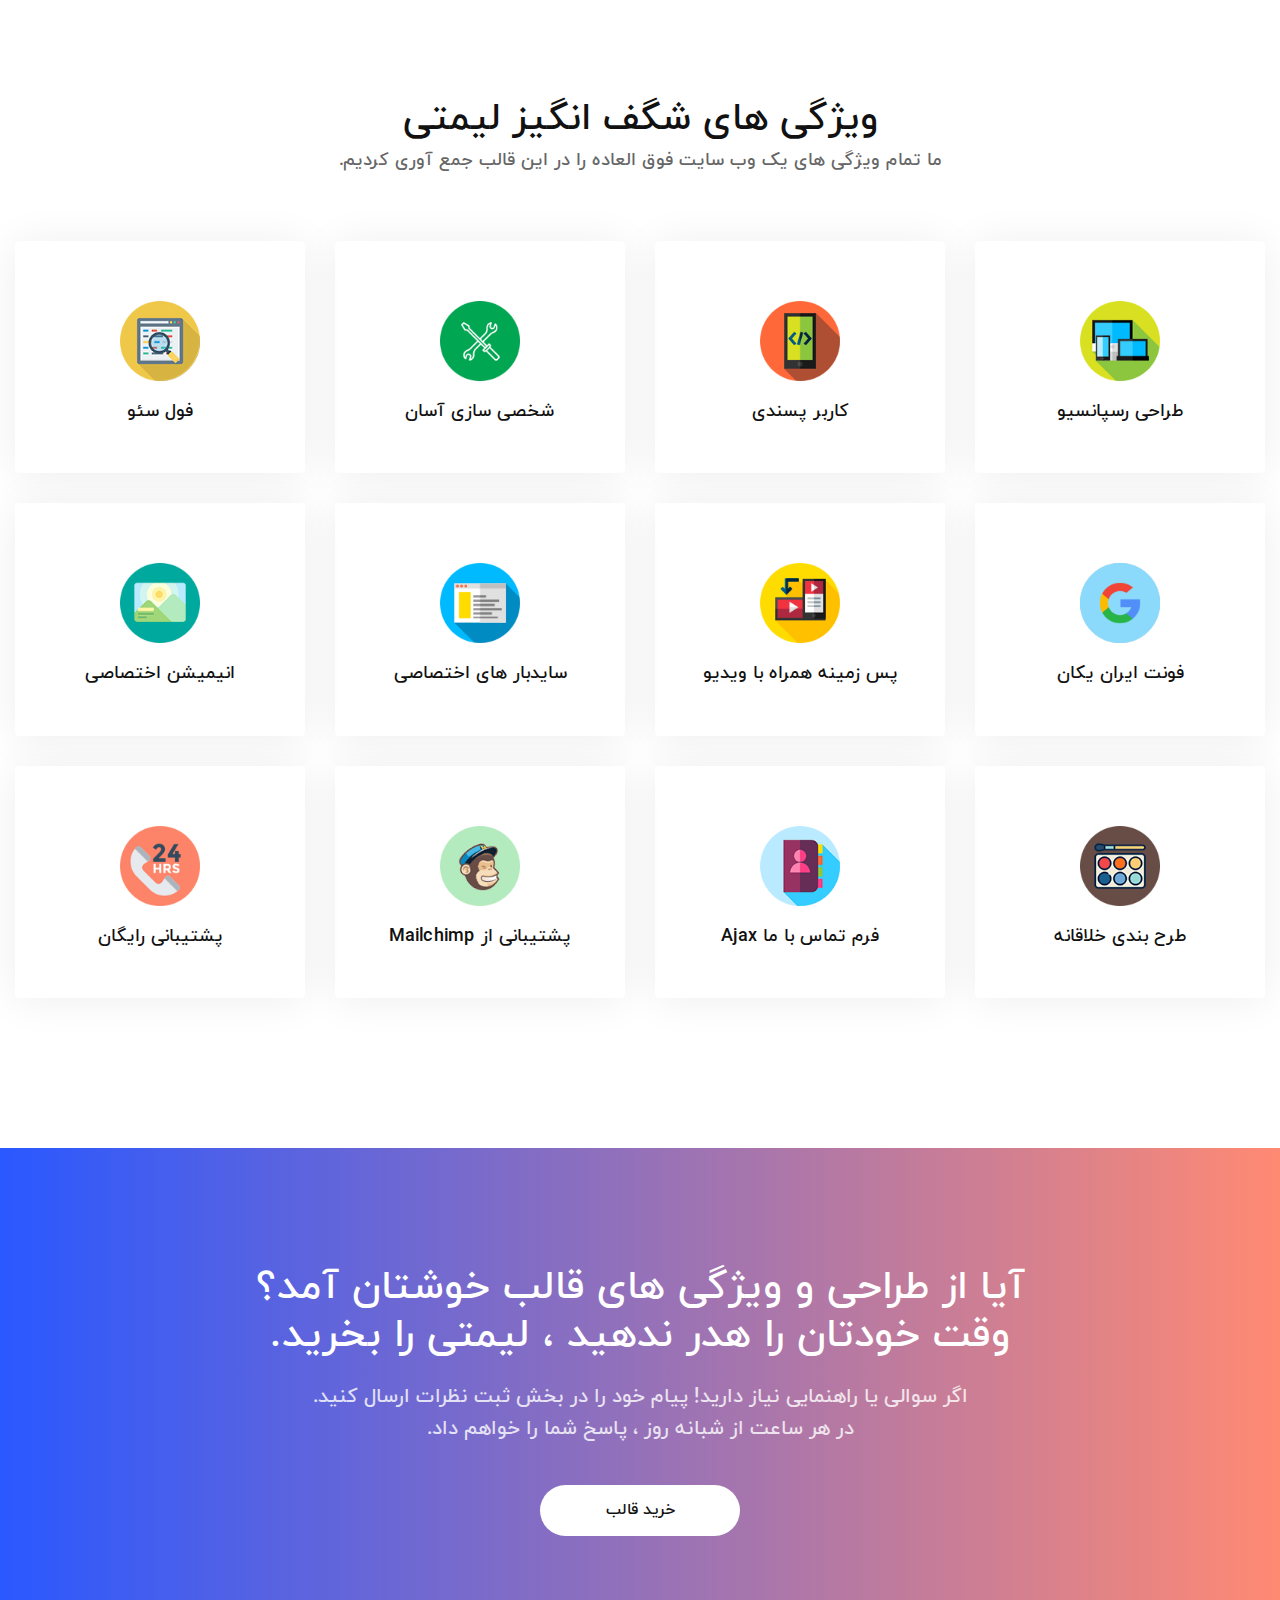
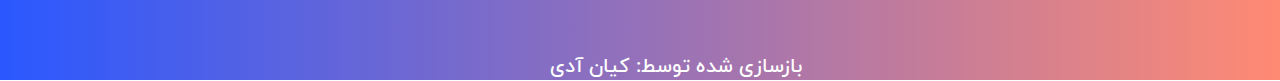
<file: limty/limty/landing/index.html>
<!doctype html>
<html class="no-js" lang="fa" dir="rtl" >

<!-- Mirrored from zoibot.ir/themes/limty/landing/ by HTTrack Website Copier/3.x [XR&CO'2014], Sat, 07 Dec 2024 11:39:19 GMT -->
<head>
  <!-- Meta Tags -->
  <meta charset="ust-8">
  <meta http-equiv="x-ua-compatible" content="ie=edge">
  <meta name="viewport" content="width=device-width, initial-scale=1">
  <META HTTP-EQUIV="Content-Type" CONTENT="text/html; charset=utf-8">
  <meta name="author" content="mrzic">
  <!-- Page Title -->
  <title>لیمتی | قالب چند منظوره شرکتی</title>
    <!-- Plugins css -->
  <link rel="stylesheet" type="text/css" href="../rtl/assets/css/bootstrap.min.css">
  <link rel="stylesheet" type="text/css" href="assets/css/style.css">
</head>
<body >
  <!-- Start Preloader -->
  <div id="st-preloader">
    <div class="st-preloader-wave"></div>
    <div class="st-preloader-wave"></div>
    <div class="st-preloader-wave"></div>
    <div class="st-preloader-wave"></div>
    <div class="st-preloader-wave"></div>
  </div>
  <!-- End Preloader -->
  <!-- Start Site Header -->
  <header class="st-site-header st-style1 st-color1 st-solid-header"> <!-- .st-sticky-header -->
    <div class="st-main-header">
      <div class="container">
        <div class="st-main-header-in">
          <div class="st-main-header-right">
            <div class="st-site-branding">
              <!-- For Image Logo -->
              <a href="index-2.html" class="st-custom-logo-link">
                <img src="assets/img/logo.png" alt="demo" class="st-custom-logo">
              </a>
              <!-- For Site Title -->
              <!-- <span class="st-site-title">
                <a href="index.html">limty</a>
              </span> -->
            </div>
          </div>

          <div class="st-main-header-left">
            <nav class="st-main-nav st-primary-nav">
              <ul class="st-primary-nav-list">
                <li class="menu-item menu-item-has-children"><a href="#demos" class="smoth-scroll">دموها</a>
                  <ul>
                    <li><a href="https://zoibot.ir/themes/limty/rtl/index.html">لندینگ کوچک</a></li>
                    <li><a href="https://zoibot.ir/themes/limty/rtl/home2.html">صفحه اصلی انیمیشنی</a></li>
                    <li><a href="https://zoibot.ir/themes/limty/rtl/home7.html">صفحه اصلی تیره</a></li>
                    <li><a href="https://zoibot.ir/themes/limty/rtl/home4.html">لندینگ خلاقانه</a></li>
                    <li><a href="https://zoibot.ir/themes/limty/rtl/home3.html">صفحه اصلی انیمیشنی 2</a></li>
                    <li><a href="https://zoibot.ir/themes/limty/rtl/home5.html">لندینگ خلاقانه 2</a></li>
                    <li><a href="https://zoibot.ir/themes/limty/rtl/home6.html">لندینگ کوچک 2</a></li>
                  </ul>
                </li>
                <li class="menu-item"><a href="#features" class="smoth-scroll">ویژگی ها</a></li>
              </ul>
            </nav>
            <a href="#" class="st-btn st-style1">خرید قالب</a>
          </div>
        </div>
      </div>
    </div>
  </header>
  <!-- End Site Header -->
  <!-- Start Hero Section -->
  <section class="st-hero st-style1">
    <div class="container">
      <div class="row">
        <div class="col-lg-12">
          <div class="empty-space marg-lg-b175 marg-sm-b100"></div>
          <div class="st-hero-text text-center">
            <h1 class="st-hero-title">وب سایت زیبای شرکتی خلق کنید</h1>
            <div class="empty-space marg-lg-b20 marg-sm-b20"></div>
            <div class="st-hero-subtitle">طرح بندی زیبا، انیمیشن های خیره کننده،رنگ بندی جذاب ، استفاده از تکنولوژی روز و ... همه در لیمتی.<br>وب سایت مد نظر خود را تنها در چند دقیقه خلق و راه اندازی کنید.</div>
            <div class="empty-space marg-lg-b40 marg-sm-b40"></div>
            <div class="st-hero-btn"><a href="#demos" class="st-btn st-style1 smoth-scroll">مشاهده دموها</a></div>
          </div>
          <div class="empty-space marg-lg-b180 marg-sm-b60"></div>
        </div>
      </div>
    </div>
  </section>
  <!-- End Hero Section -->

  <!-- Start Demo Box -->
  <section style="background: #fafafa" id="demos">
    <div class="empty-space marg-lg-b150 marg-sm-b60"></div>
    <div class="container">
      <div class="st-section-heading st-style1 text-center">
        <h2 class="st-seciton-title">بهترین دمو تک صفحه ای مناسب خود را انتخاب کنید.</h2>
		<div class="st-section-subtitle">طراحی زیبا، رویکرد هدفمند، محتوای قابل فروش. ویژگی‌های دموهای مختلف را می‌توان ترکیب کرد.</div>
      </div>
      <div class="empty-space marg-lg-b70 marg-sm-b40"></div>
    </div><!-- .container -->
    <div class="container">
      <div class="row">
        <div class="col-lg-4">
          <a target="_blank" href="https://zoibot.ir/themes/limty/rtl/index.html" class="st-imagebox st-style1 st-shadow">
            <div class="st-imagebox-img st-zoom-in"><img src="assets/img/demo/01.jpg" alt="demo"></div>
            <div class="st-imagebox-info">
              <h2 class="st-imagebox-title">لندینگ کوچک</h2>
            </div>
          </a>
          <div class="empty-space marg-lg-b30 marg-sm-b0"></div>
        </div><!-- .col -->
        <div class="col-lg-4">
          <a target="_blank" href="https://zoibot.ir/themes/limty/rtl/home2.html" class="st-imagebox st-style1 st-shadow">
            <div class="st-imagebox-img st-zoom-in"><img src="assets/img/demo/02.jpg" alt="demo"></div>
            <div class="st-imagebox-info">
              <h2 class="st-imagebox-title">صفحه اصلی انیمیشنی</h2>
            </div>
          </a>
          <div class="empty-space marg-lg-b30 marg-sm-b0"></div>
        </div><!-- .col -->
        <div class="col-lg-4">
          <a target="_blank" href="https://zoibot.ir/themes/limty/rtl/home7.html" class="st-imagebox st-style1 st-shadow">
            <div class="st-imagebox-img st-zoom-in"><img src="assets/img/demo/07.jpg" alt="demo"></div>
            <div class="st-imagebox-info">
              <h2 class="st-imagebox-title">صفحه اصلی تیره</h2>
            </div>
          </a>
          <div class="empty-space marg-lg-b30 marg-sm-b0"></div>
        </div><!-- .col -->
        <div class="col-lg-4">
          <a target="_blank" href="https://zoibot.ir/themes/limty/rtl/home4.html" class="st-imagebox st-style1 st-shadow">
            <div class="st-imagebox-img st-zoom-in"><img src="assets/img/demo/04.jpg" alt="demo"></div>
            <div class="st-imagebox-info">
              <h2 class="st-imagebox-title">لندینگ خلاقانه</h2>
            </div>
          </a>
          <div class="empty-space marg-lg-b30 marg-sm-b0"></div>
        </div><!-- .col -->
        <div class="col-lg-4">
          <a target="_blank" href="https://zoibot.ir/themes/limty/rtl/home3.html" class="st-imagebox st-style1 st-shadow">
            <div class="st-imagebox-img st-zoom-in"><img src="assets/img/demo/03.jpg" alt="demo"></div>
            <div class="st-imagebox-info">
              <h2 class="st-imagebox-title">صفحه اصلی انیمیشنی 2</h2>
            </div>
          </a>
          <div class="empty-space marg-lg-b30 marg-sm-b0"></div>
        </div><!-- .col -->
        <div class="col-lg-4">
          <a target="_blank" href="https://zoibot.ir/themes/limty/rtl/home5.html" class="st-imagebox st-style1 st-shadow">
            <div class="st-imagebox-img st-zoom-in"><img src="assets/img/demo/05.jpg" alt="demo"></div>
            <div class="st-imagebox-info">
              <h2 class="st-imagebox-title">لندینگ خلاقانه 2</h2>
            </div>
          </a>
          <div class="empty-space marg-lg-b30 marg-sm-b0"></div>
        </div><!-- .col -->
        <div class="col-lg-4">
          <a target="_blank" href="https://zoibot.ir/themes/limty/rtl/home6.html" class="st-imagebox st-style1 st-shadow">
            <div class="st-imagebox-img st-zoom-in"><img src="assets/img/demo/06.jpg" alt="demo"></div>
            <div class="st-imagebox-info">
              <h2 class="st-imagebox-title">لندینگ کوچک 2</h2>
            </div>
          </a>
          <div class="empty-space marg-lg-b30 marg-sm-b0"></div>
        </div><!-- .col -->
        <!--<div class="col-lg-4">
          <a target="_blank" href="limty-rtl/index.html" class="st-imagebox st-style1 st-shadow">
            <div class="st-imagebox-img st-zoom-in"><img src="assets/img/demo/rtl.jpg" alt="demo"></div>
            <div class="st-imagebox-info">
              <h2 class="st-imagebox-title">RTL (Arabic, Hebrew, etc.)</h2>
            </div>
          </a>
          <div class="empty-space marg-lg-b30 marg-sm-b0"></div>
        </div>-->
      </div>
    </div>
    <div class="empty-space marg-lg-b120 marg-sm-b60"></div>
    <div class="container">
      <div class="st-section-heading st-style1 text-center">
        <h2 class="st-seciton-title">+6 صفحه وبلاگ شگفت انگیز</h2>
        <div class="st-section-subtitle">+6 صفحه وبلاگ با سایدبار و بدون سایدبار</div>
      </div>
      <div class="empty-space marg-lg-b70 marg-sm-b40"></div>
    </div><!-- .container -->
    <div class="container">
      <div class="row">
        <div class="col-lg-4">
          <a target="_blank" href="https://zoibot.ir/themes/limty/rtl/blog-right-sidebar.html" class="st-imagebox st-style1 st-shadow">
            <div class="st-imagebox-img st-zoom-in"><img src="assets/img/blog/1.jpg" alt="demo"></div>
            <div class="st-imagebox-info">
              <h2 class="st-imagebox-title">بلاگ سایدبار راست</h2>
            </div>
          </a>
          <div class="empty-space marg-lg-b30 marg-sm-b0"></div>
        </div><!-- .col -->
        <div class="col-lg-4">
          <a target="_blank" href="https://zoibot.ir/themes/limty/rtl/blog-left-sidebar.html" class="st-imagebox st-style1 st-shadow">
            <div class="st-imagebox-img st-zoom-in"><img src="assets/img/blog/2.jpg" alt="demo"></div>
            <div class="st-imagebox-info">
              <h2 class="st-imagebox-title">بلاگ سایدبار چپ</h2>
            </div>
          </a>
          <div class="empty-space marg-lg-b30 marg-sm-b0"></div>
        </div><!-- .col -->
        <div class="col-lg-4">
          <a target="_blank" href="https://zoibot.ir/themes/limty/rtl/blog-no-sidebar.html" class="st-imagebox st-style1 st-shadow">
            <div class="st-imagebox-img st-zoom-in"><img src="assets/img/blog/3.jpg" alt="demo"></div>
            <div class="st-imagebox-info">
              <h2 class="st-imagebox-title">بلاگ بدون سایدبار</h2>
            </div>
          </a>
          <div class="empty-space marg-lg-b30 marg-sm-b0"></div>
        </div><!-- .col -->
        <div class="col-lg-4">
          <a target="_blank" href="https://zoibot.ir/themes/limty/rtl/blog-details-right-sidebar.html" class="st-imagebox st-style1 st-shadow">
            <div class="st-imagebox-img st-zoom-in"><img src="assets/img/blog/4.jpg" alt="demo"></div>
            <div class="st-imagebox-info">
              <h2 class="st-imagebox-title">جزئیات بلاگ سایدبار راست</h2>
            </div>
          </a>
          <div class="empty-space marg-lg-b30 marg-sm-b0"></div>
        </div><!-- .col -->
        <div class="col-lg-4">
          <a target="_blank" href="https://zoibot.ir/themes/limty/rtl/blog-details-left-sidebar.html" class="st-imagebox st-style1 st-shadow">
            <div class="st-imagebox-img st-zoom-in"><img src="assets/img/blog/5.jpg" alt="demo"></div>
            <div class="st-imagebox-info">
              <h2 class="st-imagebox-title">جزئیات بلاگ سایدبار چپ</h2>
            </div>
          </a>
          <div class="empty-space marg-lg-b30 marg-sm-b0"></div>
        </div><!-- .col -->
        <div class="col-lg-4">
          <a target="_blank" href="https://zoibot.ir/themes/limty/rtl/blog-details-no-sidebar.html" class="st-imagebox st-style1 st-shadow">
            <div class="st-imagebox-img st-zoom-in"><img src="assets/img/blog/6.jpg" alt="demo"></div>
            <div class="st-imagebox-info">
              <h2 class="st-imagebox-title">جزئیات بلاگ بدون سایدبار</h2>
            </div>
          </a>
          <div class="empty-space marg-lg-b30 marg-sm-b0"></div>
        </div><!-- .col -->
      </div>
    </div>
    <div class="empty-space marg-lg-b120 marg-sm-b60"></div>
  </section>
  <!-- End Demo Box -->

  <!-- Start Featured Section -->
  <section id="features">
    <div class="empty-space marg-lg-b150 marg-sm-b60"></div>
    <div class="container">
      <div class="st-section-heading st-style1 text-center">
        <h2 class="st-seciton-title">ویژگی های شگف انگیز لیمتی</h2>
        <div class="st-section-subtitle">ما تمام ویژگی های یک وب سایت فوق العاده را در این قالب جمع آوری کردیم.</div>
      </div>
      <div class="empty-space marg-lg-b70 marg-sm-b40"></div>
    </div><!-- .container -->
    <div class="container">
      <div class="row">
        <div class="col-lg-3">
          <div class="st-iconbox st-style1 st-shadow">
            <div class="st-iconbox-icon"><img src="assets/img/icon/1.png" alt="demo"></div>
            <div class="st-iconbox-title">طراحی رسپانسیو</div>
          </div>
        </div><!-- .col -->
        <div class="col-lg-3">
          <div class="st-iconbox st-style1 st-shadow">
            <div class="st-iconbox-icon"><img src="assets/img/icon/2.png" alt="demo"></div>
            <div class="st-iconbox-title">کاربر پسندی</div>
          </div>
        </div><!-- .col -->
        <div class="col-lg-3">
          <div class="st-iconbox st-style1 st-shadow">
            <div class="st-iconbox-icon"><img src="assets/img/icon/3.png" alt="demo"></div>
            <div class="st-iconbox-title">شخصی سازی آسان</div>
          </div>
        </div><!-- .col -->
        <div class="col-lg-3">
          <div class="st-iconbox st-style1 st-shadow">
            <div class="st-iconbox-icon"><img src="assets/img/icon/4.png" alt="demo"></div>
            <div class="st-iconbox-title">فول سئو</div>
          </div>
        </div><!-- .col -->
        <div class="col-lg-3">
          <div class="st-iconbox st-style1 st-shadow">
            <div class="st-iconbox-icon"><img src="assets/img/icon/5.png" alt="demo"></div>
            <div class="st-iconbox-title">فونت ایران یکان</div>
          </div>
        </div><!-- .col -->
        <div class="col-lg-3">
          <div class="st-iconbox st-style1 st-shadow">
            <div class="st-iconbox-icon"><img src="assets/img/icon/6.png" alt="demo"></div>
            <div class="st-iconbox-title">پس زمینه همراه با ویدیو</div>
          </div>
        </div><!-- .col -->
        <div class="col-lg-3">
          <div class="st-iconbox st-style1 st-shadow">
            <div class="st-iconbox-icon"><img src="assets/img/icon/8.png" alt="demo"></div>
            <div class="st-iconbox-title">سایدبار های اختصاصی</div>
          </div>
        </div><!-- .col -->
        <div class="col-lg-3">
          <div class="st-iconbox st-style1 st-shadow">
            <div class="st-iconbox-icon"><img src="assets/img/icon/9.png" alt="demo"></div>
            <div class="st-iconbox-title">انیمیشن اختصاصی</div>
          </div>
        </div><!-- .col -->
        <div class="col-lg-3">
          <div class="st-iconbox st-style1 st-shadow">
            <div class="st-iconbox-icon"><img src="assets/img/icon/10.png" alt="demo"></div>
            <div class="st-iconbox-title">طرح بندی خلاقانه</div>
          </div>
        </div><!-- .col -->
        <div class="col-lg-3">
          <div class="st-iconbox st-style1 st-shadow">
            <div class="st-iconbox-icon"><img src="assets/img/icon/11.png" alt="demo"></div>
            <div class="st-iconbox-title">فرم تماس با ما Ajax</div>
          </div>
        </div><!-- .col -->
        <div class="col-lg-3">
          <div class="st-iconbox st-style1 st-shadow">
            <div class="st-iconbox-icon"><img src="assets/img/icon/12.png" alt="demo"></div>
            <div class="st-iconbox-title">پشتیبانی از Mailchimp</div>
          </div>
        </div><!-- .col -->
        <div class="col-lg-3">
          <div class="st-iconbox st-style1 st-shadow">
            <div class="st-iconbox-icon"><img src="assets/img/icon/14.png" alt="demo"></div>
            <div class="st-iconbox-title">پشتیبانی رایگان</div>
          </div>
        </div><!-- .col -->
      </div>
    </div>
    <div class="empty-space marg-lg-b150 marg-sm-b60"></div>
  </section>
  <!-- End Featured Section -->

  <!-- Start Hero Section -->
  <footer class="st-hero st-style1 tb-footer">
    <div class="container">
      <div class="row">
        <div class="col-lg-12">
          <div class="empty-space marg-lg-b115 marg-sm-b100"></div>
          <div class="st-hero-text text-center">
            <h1 class="st-hero-title">آیا از طراحی و ویژگی های قالب خوشتان آمد؟<br>
            وقت خودتان را هدر ندهید ، لیمتی را بخرید.</h1>
            <div class="empty-space marg-lg-b20 marg-sm-b20"></div>
            <div class="st-hero-subtitle">اگر سوالی یا راهنمایی نیاز دارید! پیام خود را در بخش ثبت نظرات ارسال کنید.<br>در هر ساعت از شبانه روز ، پاسخ شما را خواهم داد.</div>
            <div class="empty-space marg-lg-b40 marg-sm-b40"></div>
            <div class="st-hero-btn"><a href="#" class="st-btn st-style1">خرید قالب</a></div>
          </div>
          <div class="empty-space marg-lg-b120 marg-sm-b60"></div>
        </div>
      </div>
    </div>
    <span class="Free">بازسازی شده توسط: کیان آدی</span> 
  </footer>
  <!-- End Hero Section -->

  <script src="assets/js/vendor/modernizr-3.5.0.min.js"></script>
  <script src="assets/js/vendor/jquery-1.12.4.min.js"></script>
  <script src="assets/js/main.js"></script>
</body>

<!-- Mirrored from zoibot.ir/themes/limty/landing/ by HTTrack Website Copier/3.x [XR&CO'2014], Sat, 07 Dec 2024 11:39:30 GMT -->
</html>
</file>
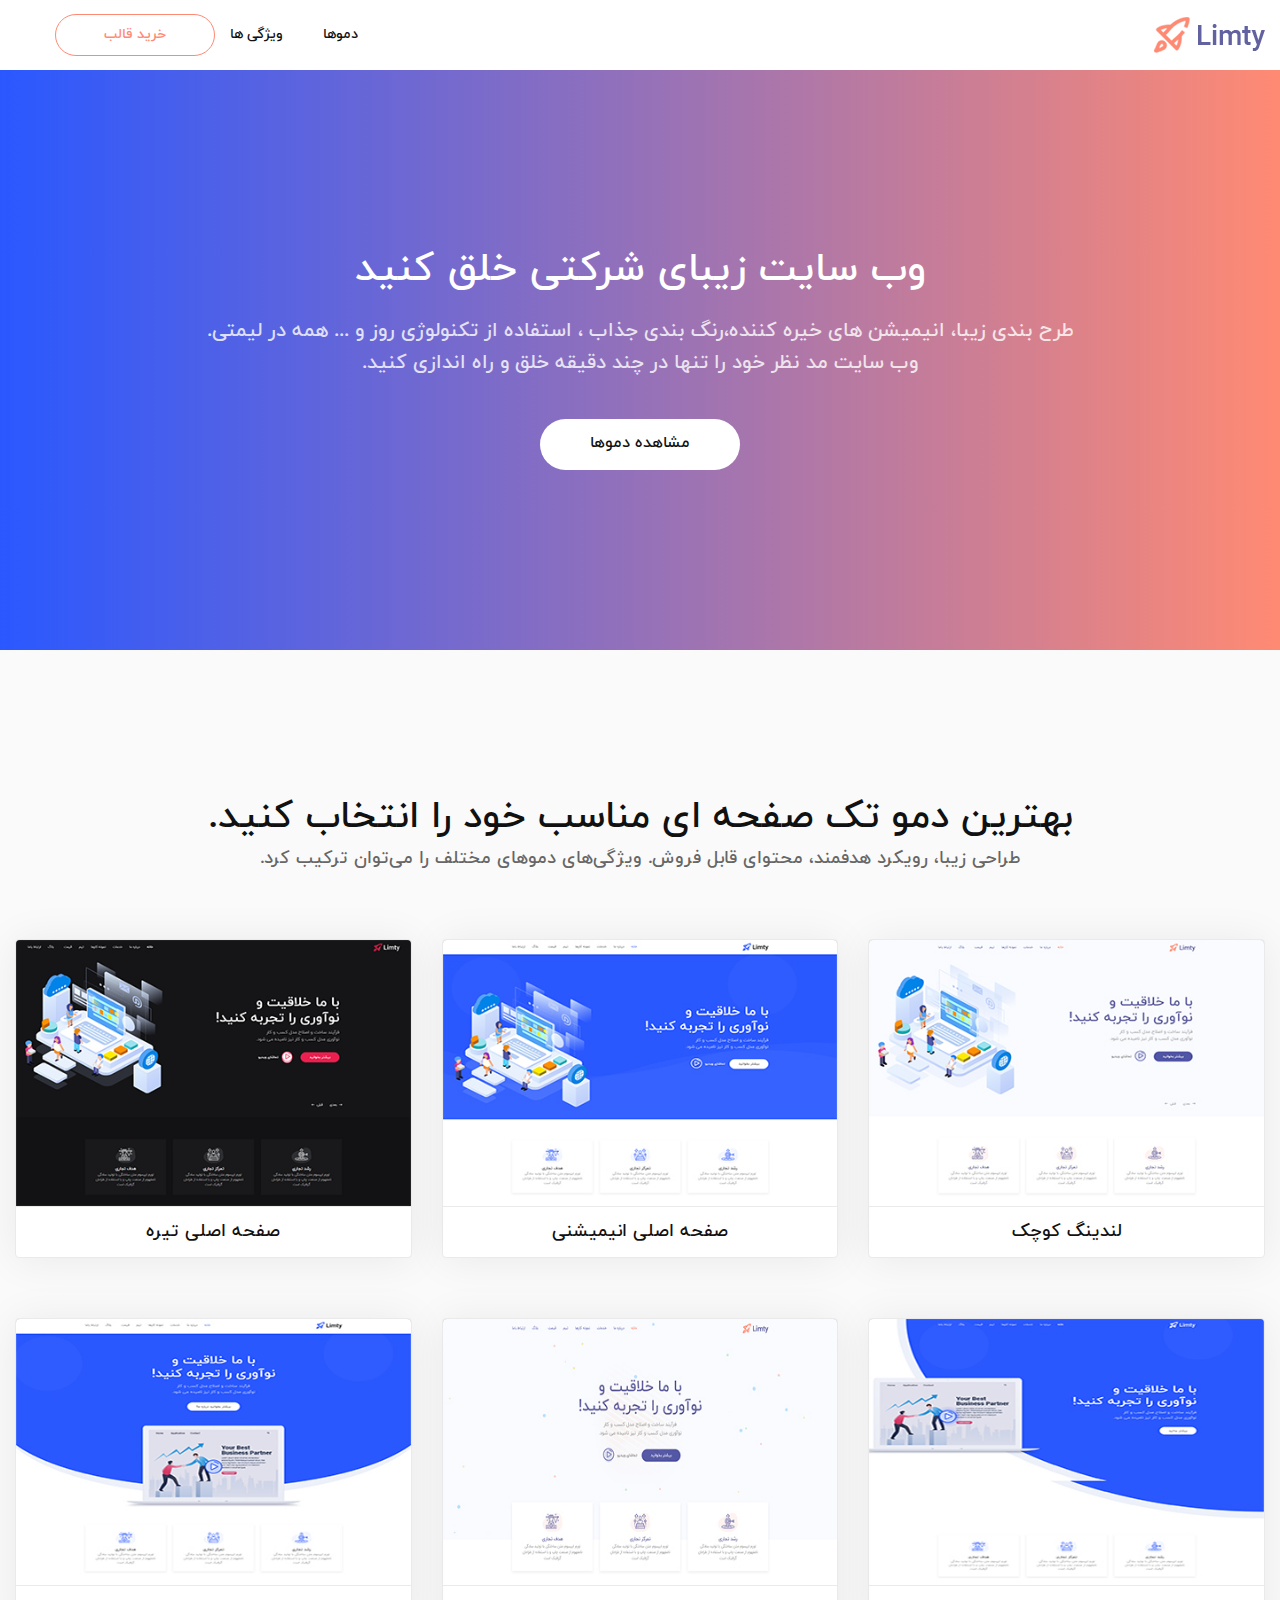
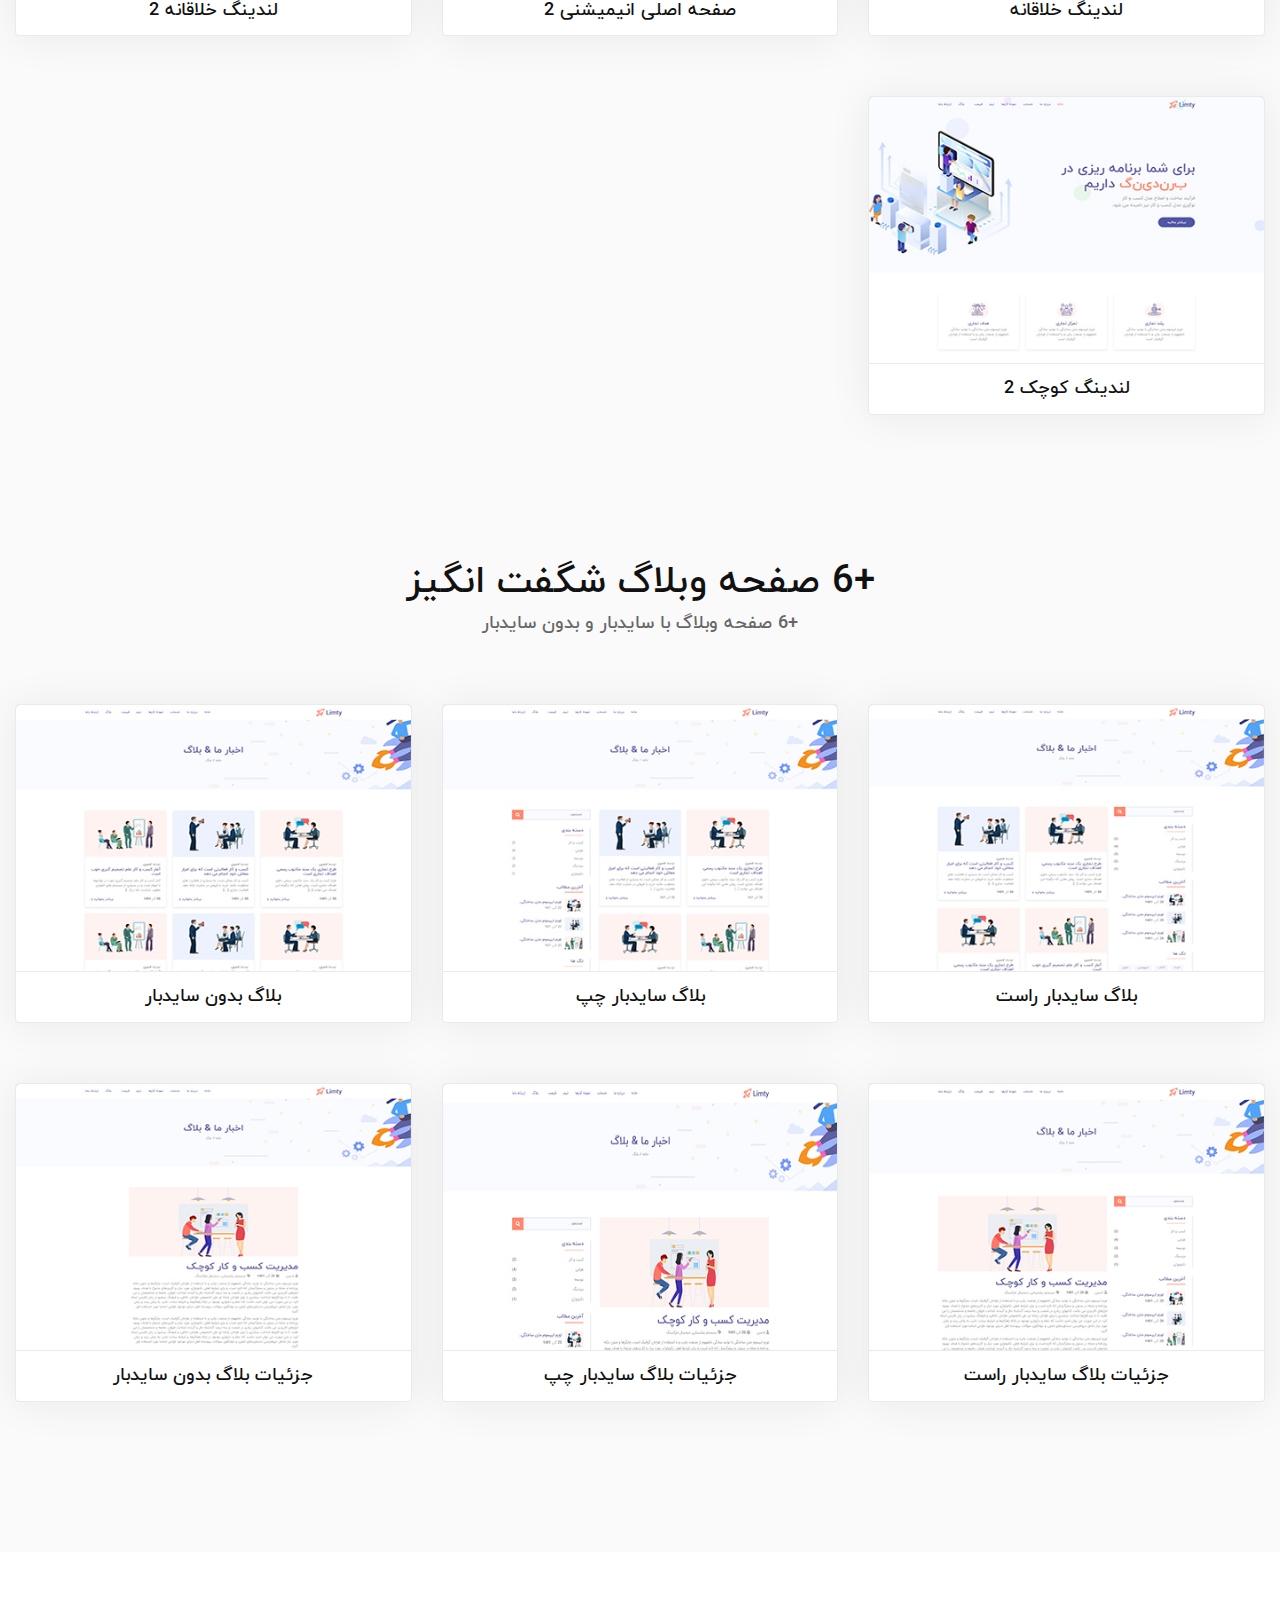
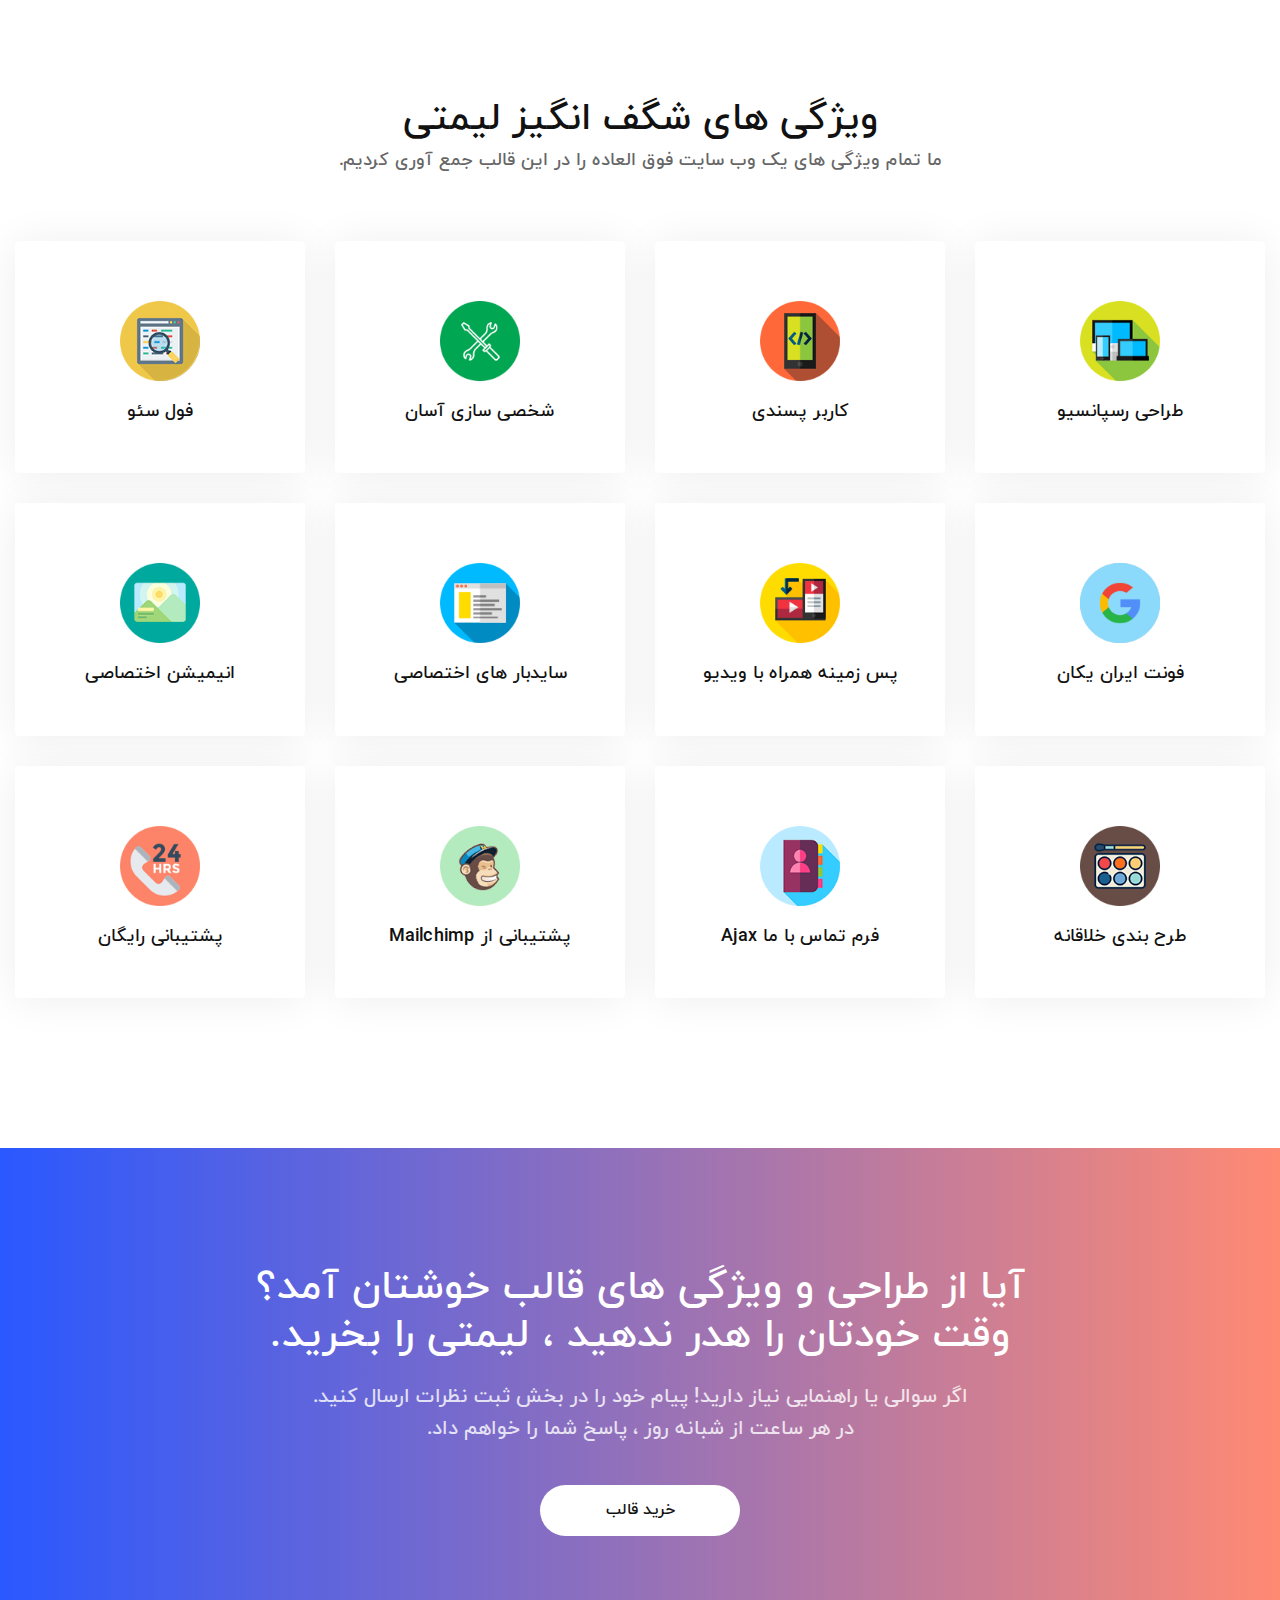
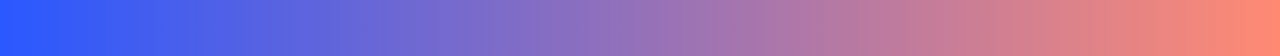
<file: limty/limty/landing/index-2.html>
<!doctype html>
<html class="no-js" lang="fa" dir="rtl" >

<!-- Mirrored from zoibot.ir/themes/limty/landing/index.html by HTTrack Website Copier/3.x [XR&CO'2014], Sat, 07 Dec 2024 11:39:30 GMT -->
<head>
  <!-- Meta Tags -->
  <meta charset="ust-8">
  <meta http-equiv="x-ua-compatible" content="ie=edge">
  <meta name="viewport" content="width=device-width, initial-scale=1">
  <META HTTP-EQUIV="Content-Type" CONTENT="text/html; charset=utf-8">
  <meta name="author" content="mrzic">
  <!-- Page Title -->
  <title>لیمتی | قالب چند منظوره شرکتی</title>
    <!-- Plugins css -->
  <link rel="stylesheet" type="text/css" href="../rtl/assets/css/bootstrap.min.css">
  <link rel="stylesheet" type="text/css" href="assets/css/style.css">
</head>
<body >
  <!-- Start Preloader -->
  <div id="st-preloader">
    <div class="st-preloader-wave"></div>
    <div class="st-preloader-wave"></div>
    <div class="st-preloader-wave"></div>
    <div class="st-preloader-wave"></div>
    <div class="st-preloader-wave"></div>
  </div>
  <!-- End Preloader -->
  <!-- Start Site Header -->
  <header class="st-site-header st-style1 st-color1 st-solid-header"> <!-- .st-sticky-header -->
    <div class="st-main-header">
      <div class="container">
        <div class="st-main-header-in">
          <div class="st-main-header-right">
            <div class="st-site-branding">
              <!-- For Image Logo -->
              <a href="index-2.html" class="st-custom-logo-link">
                <img src="assets/img/logo.png" alt="demo" class="st-custom-logo">
              </a>
              <!-- For Site Title -->
              <!-- <span class="st-site-title">
                <a href="index.html">limty</a>
              </span> -->
            </div>
          </div>

          <div class="st-main-header-left">
            <nav class="st-main-nav st-primary-nav">
              <ul class="st-primary-nav-list">
                <li class="menu-item menu-item-has-children"><a href="#demos" class="smoth-scroll">دموها</a>
                  <ul>
                    <li><a href="https://zoibot.ir/themes/limty/rtl/index.html">لندینگ کوچک</a></li>
                    <li><a href="https://zoibot.ir/themes/limty/rtl/home2.html">صفحه اصلی انیمیشنی</a></li>
                    <li><a href="https://zoibot.ir/themes/limty/rtl/home7.html">صفحه اصلی تیره</a></li>
                    <li><a href="https://zoibot.ir/themes/limty/rtl/home4.html">لندینگ خلاقانه</a></li>
                    <li><a href="https://zoibot.ir/themes/limty/rtl/home3.html">صفحه اصلی انیمیشنی 2</a></li>
                    <li><a href="https://zoibot.ir/themes/limty/rtl/home5.html">لندینگ خلاقانه 2</a></li>
                    <li><a href="https://zoibot.ir/themes/limty/rtl/home6.html">لندینگ کوچک 2</a></li>
                  </ul>
                </li>
                <li class="menu-item"><a href="#features" class="smoth-scroll">ویژگی ها</a></li>
              </ul>
            </nav>
            <a href="#" class="st-btn st-style1">خرید قالب</a>
          </div>
        </div>
      </div>
    </div>
  </header>
  <!-- End Site Header -->
  <!-- Start Hero Section -->
  <section class="st-hero st-style1">
    <div class="container">
      <div class="row">
        <div class="col-lg-12">
          <div class="empty-space marg-lg-b175 marg-sm-b100"></div>
          <div class="st-hero-text text-center">
            <h1 class="st-hero-title">وب سایت زیبای شرکتی خلق کنید</h1>
            <div class="empty-space marg-lg-b20 marg-sm-b20"></div>
            <div class="st-hero-subtitle">طرح بندی زیبا، انیمیشن های خیره کننده،رنگ بندی جذاب ، استفاده از تکنولوژی روز و ... همه در لیمتی.<br>وب سایت مد نظر خود را تنها در چند دقیقه خلق و راه اندازی کنید.</div>
            <div class="empty-space marg-lg-b40 marg-sm-b40"></div>
            <div class="st-hero-btn"><a href="#demos" class="st-btn st-style1 smoth-scroll">مشاهده دموها</a></div>
          </div>
          <div class="empty-space marg-lg-b180 marg-sm-b60"></div>
        </div>
      </div>
    </div>
  </section>
  <!-- End Hero Section -->

  <!-- Start Demo Box -->
  <section style="background: #fafafa" id="demos">
    <div class="empty-space marg-lg-b150 marg-sm-b60"></div>
    <div class="container">
      <div class="st-section-heading st-style1 text-center">
        <h2 class="st-seciton-title">بهترین دمو تک صفحه ای مناسب خود را انتخاب کنید.</h2>
		<div class="st-section-subtitle">طراحی زیبا، رویکرد هدفمند، محتوای قابل فروش. ویژگی‌های دموهای مختلف را می‌توان ترکیب کرد.</div>
      </div>
      <div class="empty-space marg-lg-b70 marg-sm-b40"></div>
    </div><!-- .container -->
    <div class="container">
      <div class="row">
        <div class="col-lg-4">
          <a target="_blank" href="https://zoibot.ir/themes/limty/rtl/index.html" class="st-imagebox st-style1 st-shadow">
            <div class="st-imagebox-img st-zoom-in"><img src="assets/img/demo/01.jpg" alt="demo"></div>
            <div class="st-imagebox-info">
              <h2 class="st-imagebox-title">لندینگ کوچک</h2>
            </div>
          </a>
          <div class="empty-space marg-lg-b30 marg-sm-b0"></div>
        </div><!-- .col -->
        <div class="col-lg-4">
          <a target="_blank" href="https://zoibot.ir/themes/limty/rtl/home2.html" class="st-imagebox st-style1 st-shadow">
            <div class="st-imagebox-img st-zoom-in"><img src="assets/img/demo/02.jpg" alt="demo"></div>
            <div class="st-imagebox-info">
              <h2 class="st-imagebox-title">صفحه اصلی انیمیشنی</h2>
            </div>
          </a>
          <div class="empty-space marg-lg-b30 marg-sm-b0"></div>
        </div><!-- .col -->
        <div class="col-lg-4">
          <a target="_blank" href="https://zoibot.ir/themes/limty/rtl/home7.html" class="st-imagebox st-style1 st-shadow">
            <div class="st-imagebox-img st-zoom-in"><img src="assets/img/demo/07.jpg" alt="demo"></div>
            <div class="st-imagebox-info">
              <h2 class="st-imagebox-title">صفحه اصلی تیره</h2>
            </div>
          </a>
          <div class="empty-space marg-lg-b30 marg-sm-b0"></div>
        </div><!-- .col -->
        <div class="col-lg-4">
          <a target="_blank" href="https://zoibot.ir/themes/limty/rtl/home4.html" class="st-imagebox st-style1 st-shadow">
            <div class="st-imagebox-img st-zoom-in"><img src="assets/img/demo/04.jpg" alt="demo"></div>
            <div class="st-imagebox-info">
              <h2 class="st-imagebox-title">لندینگ خلاقانه</h2>
            </div>
          </a>
          <div class="empty-space marg-lg-b30 marg-sm-b0"></div>
        </div><!-- .col -->
        <div class="col-lg-4">
          <a target="_blank" href="https://zoibot.ir/themes/limty/rtl/home3.html" class="st-imagebox st-style1 st-shadow">
            <div class="st-imagebox-img st-zoom-in"><img src="assets/img/demo/03.jpg" alt="demo"></div>
            <div class="st-imagebox-info">
              <h2 class="st-imagebox-title">صفحه اصلی انیمیشنی 2</h2>
            </div>
          </a>
          <div class="empty-space marg-lg-b30 marg-sm-b0"></div>
        </div><!-- .col -->
        <div class="col-lg-4">
          <a target="_blank" href="https://zoibot.ir/themes/limty/rtl/home5.html" class="st-imagebox st-style1 st-shadow">
            <div class="st-imagebox-img st-zoom-in"><img src="assets/img/demo/05.jpg" alt="demo"></div>
            <div class="st-imagebox-info">
              <h2 class="st-imagebox-title">لندینگ خلاقانه 2</h2>
            </div>
          </a>
          <div class="empty-space marg-lg-b30 marg-sm-b0"></div>
        </div><!-- .col -->
        <div class="col-lg-4">
          <a target="_blank" href="https://zoibot.ir/themes/limty/rtl/home6.html" class="st-imagebox st-style1 st-shadow">
            <div class="st-imagebox-img st-zoom-in"><img src="assets/img/demo/06.jpg" alt="demo"></div>
            <div class="st-imagebox-info">
              <h2 class="st-imagebox-title">لندینگ کوچک 2</h2>
            </div>
          </a>
          <div class="empty-space marg-lg-b30 marg-sm-b0"></div>
        </div><!-- .col -->
        <!--<div class="col-lg-4">
          <a target="_blank" href="limty-rtl/index.html" class="st-imagebox st-style1 st-shadow">
            <div class="st-imagebox-img st-zoom-in"><img src="assets/img/demo/rtl.jpg" alt="demo"></div>
            <div class="st-imagebox-info">
              <h2 class="st-imagebox-title">RTL (Arabic, Hebrew, etc.)</h2>
            </div>
          </a>
          <div class="empty-space marg-lg-b30 marg-sm-b0"></div>
        </div>-->
      </div>
    </div>
    <div class="empty-space marg-lg-b120 marg-sm-b60"></div>
    <div class="container">
      <div class="st-section-heading st-style1 text-center">
        <h2 class="st-seciton-title">+6 صفحه وبلاگ شگفت انگیز</h2>
        <div class="st-section-subtitle">+6 صفحه وبلاگ با سایدبار و بدون سایدبار</div>
      </div>
      <div class="empty-space marg-lg-b70 marg-sm-b40"></div>
    </div><!-- .container -->
    <div class="container">
      <div class="row">
        <div class="col-lg-4">
          <a target="_blank" href="https://zoibot.ir/themes/limty/rtl/blog-right-sidebar.html" class="st-imagebox st-style1 st-shadow">
            <div class="st-imagebox-img st-zoom-in"><img src="assets/img/blog/1.jpg" alt="demo"></div>
            <div class="st-imagebox-info">
              <h2 class="st-imagebox-title">بلاگ سایدبار راست</h2>
            </div>
          </a>
          <div class="empty-space marg-lg-b30 marg-sm-b0"></div>
        </div><!-- .col -->
        <div class="col-lg-4">
          <a target="_blank" href="https://zoibot.ir/themes/limty/rtl/blog-left-sidebar.html" class="st-imagebox st-style1 st-shadow">
            <div class="st-imagebox-img st-zoom-in"><img src="assets/img/blog/2.jpg" alt="demo"></div>
            <div class="st-imagebox-info">
              <h2 class="st-imagebox-title">بلاگ سایدبار چپ</h2>
            </div>
          </a>
          <div class="empty-space marg-lg-b30 marg-sm-b0"></div>
        </div><!-- .col -->
        <div class="col-lg-4">
          <a target="_blank" href="https://zoibot.ir/themes/limty/rtl/blog-no-sidebar.html" class="st-imagebox st-style1 st-shadow">
            <div class="st-imagebox-img st-zoom-in"><img src="assets/img/blog/3.jpg" alt="demo"></div>
            <div class="st-imagebox-info">
              <h2 class="st-imagebox-title">بلاگ بدون سایدبار</h2>
            </div>
          </a>
          <div class="empty-space marg-lg-b30 marg-sm-b0"></div>
        </div><!-- .col -->
        <div class="col-lg-4">
          <a target="_blank" href="https://zoibot.ir/themes/limty/rtl/blog-details-right-sidebar.html" class="st-imagebox st-style1 st-shadow">
            <div class="st-imagebox-img st-zoom-in"><img src="assets/img/blog/4.jpg" alt="demo"></div>
            <div class="st-imagebox-info">
              <h2 class="st-imagebox-title">جزئیات بلاگ سایدبار راست</h2>
            </div>
          </a>
          <div class="empty-space marg-lg-b30 marg-sm-b0"></div>
        </div><!-- .col -->
        <div class="col-lg-4">
          <a target="_blank" href="https://zoibot.ir/themes/limty/rtl/blog-details-left-sidebar.html" class="st-imagebox st-style1 st-shadow">
            <div class="st-imagebox-img st-zoom-in"><img src="assets/img/blog/5.jpg" alt="demo"></div>
            <div class="st-imagebox-info">
              <h2 class="st-imagebox-title">جزئیات بلاگ سایدبار چپ</h2>
            </div>
          </a>
          <div class="empty-space marg-lg-b30 marg-sm-b0"></div>
        </div><!-- .col -->
        <div class="col-lg-4">
          <a target="_blank" href="https://zoibot.ir/themes/limty/rtl/blog-details-no-sidebar.html" class="st-imagebox st-style1 st-shadow">
            <div class="st-imagebox-img st-zoom-in"><img src="assets/img/blog/6.jpg" alt="demo"></div>
            <div class="st-imagebox-info">
              <h2 class="st-imagebox-title">جزئیات بلاگ بدون سایدبار</h2>
            </div>
          </a>
          <div class="empty-space marg-lg-b30 marg-sm-b0"></div>
        </div><!-- .col -->
      </div>
    </div>
    <div class="empty-space marg-lg-b120 marg-sm-b60"></div>
  </section>
  <!-- End Demo Box -->

  <!-- Start Featured Section -->
  <section id="features">
    <div class="empty-space marg-lg-b150 marg-sm-b60"></div>
    <div class="container">
      <div class="st-section-heading st-style1 text-center">
        <h2 class="st-seciton-title">ویژگی های شگف انگیز لیمتی</h2>
        <div class="st-section-subtitle">ما تمام ویژگی های یک وب سایت فوق العاده را در این قالب جمع آوری کردیم.</div>
      </div>
      <div class="empty-space marg-lg-b70 marg-sm-b40"></div>
    </div><!-- .container -->
    <div class="container">
      <div class="row">
        <div class="col-lg-3">
          <div class="st-iconbox st-style1 st-shadow">
            <div class="st-iconbox-icon"><img src="assets/img/icon/1.png" alt="demo"></div>
            <div class="st-iconbox-title">طراحی رسپانسیو</div>
          </div>
        </div><!-- .col -->
        <div class="col-lg-3">
          <div class="st-iconbox st-style1 st-shadow">
            <div class="st-iconbox-icon"><img src="assets/img/icon/2.png" alt="demo"></div>
            <div class="st-iconbox-title">کاربر پسندی</div>
          </div>
        </div><!-- .col -->
        <div class="col-lg-3">
          <div class="st-iconbox st-style1 st-shadow">
            <div class="st-iconbox-icon"><img src="assets/img/icon/3.png" alt="demo"></div>
            <div class="st-iconbox-title">شخصی سازی آسان</div>
          </div>
        </div><!-- .col -->
        <div class="col-lg-3">
          <div class="st-iconbox st-style1 st-shadow">
            <div class="st-iconbox-icon"><img src="assets/img/icon/4.png" alt="demo"></div>
            <div class="st-iconbox-title">فول سئو</div>
          </div>
        </div><!-- .col -->
        <div class="col-lg-3">
          <div class="st-iconbox st-style1 st-shadow">
            <div class="st-iconbox-icon"><img src="assets/img/icon/5.png" alt="demo"></div>
            <div class="st-iconbox-title">فونت ایران یکان</div>
          </div>
        </div><!-- .col -->
        <div class="col-lg-3">
          <div class="st-iconbox st-style1 st-shadow">
            <div class="st-iconbox-icon"><img src="assets/img/icon/6.png" alt="demo"></div>
            <div class="st-iconbox-title">پس زمینه همراه با ویدیو</div>
          </div>
        </div><!-- .col -->
        <div class="col-lg-3">
          <div class="st-iconbox st-style1 st-shadow">
            <div class="st-iconbox-icon"><img src="assets/img/icon/8.png" alt="demo"></div>
            <div class="st-iconbox-title">سایدبار های اختصاصی</div>
          </div>
        </div><!-- .col -->
        <div class="col-lg-3">
          <div class="st-iconbox st-style1 st-shadow">
            <div class="st-iconbox-icon"><img src="assets/img/icon/9.png" alt="demo"></div>
            <div class="st-iconbox-title">انیمیشن اختصاصی</div>
          </div>
        </div><!-- .col -->
        <div class="col-lg-3">
          <div class="st-iconbox st-style1 st-shadow">
            <div class="st-iconbox-icon"><img src="assets/img/icon/10.png" alt="demo"></div>
            <div class="st-iconbox-title">طرح بندی خلاقانه</div>
          </div>
        </div><!-- .col -->
        <div class="col-lg-3">
          <div class="st-iconbox st-style1 st-shadow">
            <div class="st-iconbox-icon"><img src="assets/img/icon/11.png" alt="demo"></div>
            <div class="st-iconbox-title">فرم تماس با ما Ajax</div>
          </div>
        </div><!-- .col -->
        <div class="col-lg-3">
          <div class="st-iconbox st-style1 st-shadow">
            <div class="st-iconbox-icon"><img src="assets/img/icon/12.png" alt="demo"></div>
            <div class="st-iconbox-title">پشتیبانی از Mailchimp</div>
          </div>
        </div><!-- .col -->
        <div class="col-lg-3">
          <div class="st-iconbox st-style1 st-shadow">
            <div class="st-iconbox-icon"><img src="assets/img/icon/14.png" alt="demo"></div>
            <div class="st-iconbox-title">پشتیبانی رایگان</div>
          </div>
        </div><!-- .col -->
      </div>
    </div>
    <div class="empty-space marg-lg-b150 marg-sm-b60"></div>
  </section>
  <!-- End Featured Section -->

  <!-- Start Hero Section -->
  <footer class="st-hero st-style1 tb-footer">
    <div class="container">
      <div class="row">
        <div class="col-lg-12">
          <div class="empty-space marg-lg-b115 marg-sm-b100"></div>
          <div class="st-hero-text text-center">
            <h1 class="st-hero-title">آیا از طراحی و ویژگی های قالب خوشتان آمد؟<br>
            وقت خودتان را هدر ندهید ، لیمتی را بخرید.</h1>
            <div class="empty-space marg-lg-b20 marg-sm-b20"></div>
            <div class="st-hero-subtitle">اگر سوالی یا راهنمایی نیاز دارید! پیام خود را در بخش ثبت نظرات ارسال کنید.<br>در هر ساعت از شبانه روز ، پاسخ شما را خواهم داد.</div>
            <div class="empty-space marg-lg-b40 marg-sm-b40"></div>
            <div class="st-hero-btn"><a href="#" class="st-btn st-style1">خرید قالب</a></div>
          </div>
          <div class="empty-space marg-lg-b120 marg-sm-b60"></div>
        </div>
      </div>
    </div>
  </footer>
  <!-- End Hero Section -->

  <script src="assets/js/vendor/modernizr-3.5.0.min.js"></script>
  <script src="assets/js/vendor/jquery-1.12.4.min.js"></script>
  <script src="assets/js/main.js"></script>
</body>

<!-- Mirrored from zoibot.ir/themes/limty/landing/index.html by HTTrack Website Copier/3.x [XR&CO'2014], Sat, 07 Dec 2024 11:39:30 GMT -->
</html>
</file>
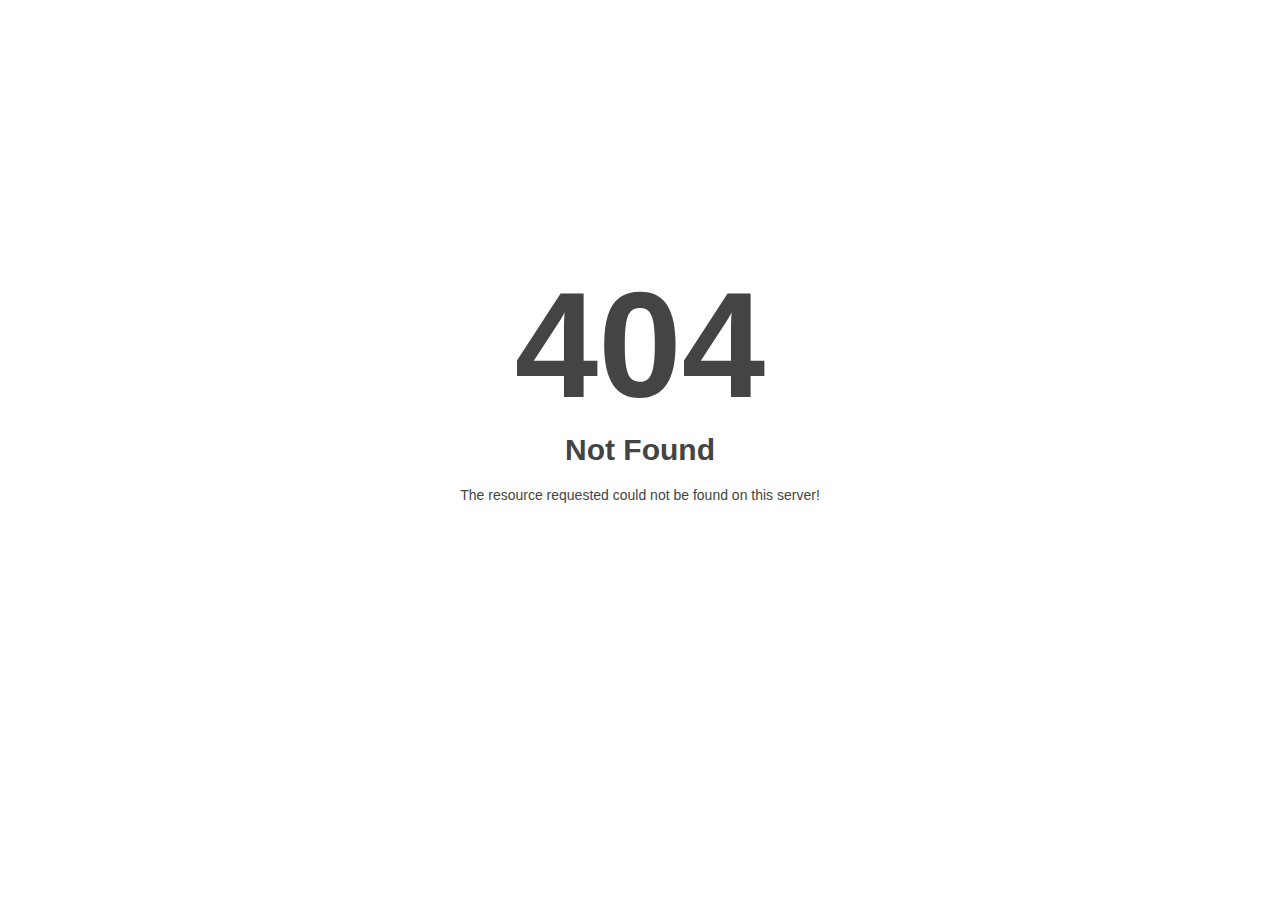
<file: cloin/cloin/images/general-elements/overlay-pattern.html>
<!DOCTYPE html>
<html style="height:100%">
<head>
<meta name="viewport" content="width=device-width, initial-scale=1, shrink-to-fit=no" />
<title> 404 Not Found
</title><style>@media (prefers-color-scheme:dark){body{background-color:#000!important}}</style></head>
<body style="color: #444; margin:0;font: normal 14px/20px Arial, Helvetica, sans-serif; height:100%; background-color: #fff;">
<div style="height:auto; min-height:100%; ">     <div style="text-align: center; width:800px; margin-left: -400px; position:absolute; top: 30%; left:50%;">
        <h1 style="margin:0; font-size:150px; line-height:150px; font-weight:bold;">404</h1>
<h2 style="margin-top:20px;font-size: 30px;">Not Found
</h2>
<p>The resource requested could not be found on this server!</p>
</div></div></body></html>
</file>
<file: AppYou/AppYou/css/linearicons.css>
@font-face {
	font-family: 'Linearicons-Free';
	src:url('../fonts/Linearicons-Free54e954e9.eot?w118d');
	src:url('../fonts/Linearicons-Freed41dd41d.eot?#iefixw118d') format('embedded-opentype'),
		url('../fonts/Linearicons-Free54e954e9.woff2?w118d') format('woff2'),
		url('../fonts/Linearicons-Free54e954e9.woff?w118d') format('woff'),
		url('../fonts/Linearicons-Free54e954e9.ttf?w118d') format('truetype'),
		url('../fonts/Linearicons-Free54e954e9.svg?w118d#Linearicons-Free') format('svg');
	font-weight: normal;
	font-style: normal;
}

.lnr{font-family:'Linearicons-Free';speak:none;font-style:normal;font-weight:400;font-variant:normal;text-transform:none;line-height:1;-webkit-font-smoothing:antialiased;-moz-osx-font-smoothing:grayscale}.lnr-home:before{content:"\e800"}.lnr-apartment:before{content:"\e801"}.lnr-pencil:before{content:"\e802"}.lnr-magic-wand:before{content:"\e803"}.lnr-drop:before{content:"\e804"}.lnr-lighter:before{content:"\e805"}.lnr-poop:before{content:"\e806"}.lnr-sun:before{content:"\e807"}.lnr-moon:before{content:"\e808"}.lnr-cloud:before{content:"\e809"}.lnr-cloud-upload:before{content:"\e80a"}.lnr-cloud-download:before{content:"\e80b"}.lnr-cloud-sync:before{content:"\e80c"}.lnr-cloud-check:before{content:"\e80d"}.lnr-database:before{content:"\e80e"}.lnr-lock:before{content:"\e80f"}.lnr-cog:before{content:"\e810"}.lnr-trash:before{content:"\e811"}.lnr-dice:before{content:"\e812"}.lnr-heart:before{content:"\e813"}.lnr-star:before{content:"\e814"}.lnr-star-half:before{content:"\e815"}.lnr-star-empty:before{content:"\e816"}.lnr-flag:before{content:"\e817"}.lnr-envelope:before{content:"\e818"}.lnr-paperclip:before{content:"\e819"}.lnr-inbox:before{content:"\e81a"}.lnr-eye:before{content:"\e81b"}.lnr-printer:before{content:"\e81c"}.lnr-file-empty:before{content:"\e81d"}.lnr-file-add:before{content:"\e81e"}.lnr-enter:before{content:"\e81f"}.lnr-exit:before{content:"\e820"}.lnr-graduation-hat:before{content:"\e821"}.lnr-license:before{content:"\e822"}.lnr-music-note:before{content:"\e823"}.lnr-film-play:before{content:"\e824"}.lnr-camera-video:before{content:"\e825"}.lnr-camera:before{content:"\e826"}.lnr-picture:before{content:"\e827"}.lnr-book:before{content:"\e828"}.lnr-bookmark:before{content:"\e829"}.lnr-user:before{content:"\e82a"}.lnr-users:before{content:"\e82b"}.lnr-shirt:before{content:"\e82c"}.lnr-store:before{content:"\e82d"}.lnr-cart:before{content:"\e82e"}.lnr-tag:before{content:"\e82f"}.lnr-phone-handset:before{content:"\e830"}.lnr-phone:before{content:"\e831"}.lnr-pushpin:before{content:"\e832"}.lnr-map-marker:before{content:"\e833"}.lnr-map:before{content:"\e834"}.lnr-location:before{content:"\e835"}.lnr-calendar-full:before{content:"\e836"}.lnr-keyboard:before{content:"\e837"}.lnr-spell-check:before{content:"\e838"}.lnr-screen:before{content:"\e839"}.lnr-smartphone:before{content:"\e83a"}.lnr-tablet:before{content:"\e83b"}.lnr-laptop:before{content:"\e83c"}.lnr-laptop-phone:before{content:"\e83d"}.lnr-power-switch:before{content:"\e83e"}.lnr-bubble:before{content:"\e83f"}.lnr-heart-pulse:before{content:"\e840"}.lnr-construction:before{content:"\e841"}.lnr-pie-chart:before{content:"\e842"}.lnr-chart-bars:before{content:"\e843"}.lnr-gift:before{content:"\e844"}.lnr-diamond:before{content:"\e845"}.lnr-linearicons:before{content:"\e846"}.lnr-dinner:before{content:"\e847"}.lnr-coffee-cup:before{content:"\e848"}.lnr-leaf:before{content:"\e849"}.lnr-paw:before{content:"\e84a"}.lnr-rocket:before{content:"\e84b"}.lnr-briefcase:before{content:"\e84c"}.lnr-bus:before{content:"\e84d"}.lnr-car:before{content:"\e84e"}.lnr-train:before{content:"\e84f"}.lnr-bicycle:before{content:"\e850"}.lnr-wheelchair:before{content:"\e851"}.lnr-select:before{content:"\e852"}.lnr-earth:before{content:"\e853"}.lnr-smile:before{content:"\e854"}.lnr-sad:before{content:"\e855"}.lnr-neutral:before{content:"\e856"}.lnr-mustache:before{content:"\e857"}.lnr-alarm:before{content:"\e858"}.lnr-bullhorn:before{content:"\e859"}.lnr-volume-high:before{content:"\e85a"}.lnr-volume-medium:before{content:"\e85b"}.lnr-volume-low:before{content:"\e85c"}.lnr-volume:before{content:"\e85d"}.lnr-mic:before{content:"\e85e"}.lnr-hourglass:before{content:"\e85f"}.lnr-undo:before{content:"\e860"}.lnr-redo:before{content:"\e861"}.lnr-sync:before{content:"\e862"}.lnr-history:before{content:"\e863"}.lnr-clock:before{content:"\e864"}.lnr-download:before{content:"\e865"}.lnr-upload:before{content:"\e866"}.lnr-enter-down:before{content:"\e867"}.lnr-exit-up:before{content:"\e868"}.lnr-bug:before{content:"\e869"}.lnr-code:before{content:"\e86a"}.lnr-link:before{content:"\e86b"}.lnr-unlink:before{content:"\e86c"}.lnr-thumbs-up:before{content:"\e86d"}.lnr-thumbs-down:before{content:"\e86e"}.lnr-magnifier:before{content:"\e86f"}.lnr-cross:before{content:"\e870"}.lnr-menu:before{content:"\e871"}.lnr-list:before{content:"\e872"}.lnr-chevron-up:before{content:"\e873"}.lnr-chevron-down:before{content:"\e874"}.lnr-chevron-left:before{content:"\e875"}.lnr-chevron-right:before{content:"\e876"}.lnr-arrow-up:before{content:"\e877"}.lnr-arrow-down:before{content:"\e878"}.lnr-arrow-left:before{content:"\e879"}.lnr-arrow-right:before{content:"\e87a"}.lnr-move:before{content:"\e87b"}.lnr-warning:before{content:"\e87c"}.lnr-question-circle:before{content:"\e87d"}.lnr-menu-circle:before{content:"\e87e"}.lnr-checkmark-circle:before{content:"\e87f"}.lnr-cross-circle:before{content:"\e880"}.lnr-plus-circle:before{content:"\e881"}.lnr-circle-minus:before{content:"\e882"}.lnr-arrow-up-circle:before{content:"\e883"}.lnr-arrow-down-circle:before{content:"\e884"}.lnr-arrow-left-circle:before{content:"\e885"}.lnr-arrow-right-circle:before{content:"\e886"}.lnr-chevron-up-circle:before{content:"\e887"}.lnr-chevron-down-circle:before{content:"\e888"}.lnr-chevron-left-circle:before{content:"\e889"}.lnr-chevron-right-circle:before{content:"\e88a"}.lnr-crop:before{content:"\e88b"}.lnr-frame-expand:before{content:"\e88c"}.lnr-frame-contract:before{content:"\e88d"}.lnr-layers:before{content:"\e88e"}.lnr-funnel:before{content:"\e88f"}.lnr-text-format:before{content:"\e890"}.lnr-text-format-remove:before{content:"\e891"}.lnr-text-size:before{content:"\e892"}.lnr-bold:before{content:"\e893"}.lnr-italic:before{content:"\e894"}.lnr-underline:before{content:"\e895"}.lnr-strikethrough:before{content:"\e896"}.lnr-highlight:before{content:"\e897"}.lnr-text-align-left:before{content:"\e898"}.lnr-text-align-center:before{content:"\e899"}.lnr-text-align-right:before{content:"\e89a"}.lnr-text-align-justify:before{content:"\e89b"}.lnr-line-spacing:before{content:"\e89c"}.lnr-indent-increase:before{content:"\e89d"}.lnr-indent-decrease:before{content:"\e89e"}.lnr-pilcrow:before{content:"\e89f"}.lnr-direction-ltr:before{content:"\e8a0"}.lnr-direction-rtl:before{content:"\e8a1"}.lnr-page-break:before{content:"\e8a2"}.lnr-sort-alpha-asc:before{content:"\e8a3"}.lnr-sort-amount-asc:before{content:"\e8a4"}.lnr-hand:before{content:"\e8a5"}.lnr-pointer-up:before{content:"\e8a6"}.lnr-pointer-right:before{content:"\e8a7"}.lnr-pointer-down:before{content:"\e8a8"}.lnr-pointer-left:before{content:"\e8a9"}
</file>
<file: AppYou/AppYou/style.css>
/*-----------------------------------------------------------------------------------
Template Name: Appyou HTML5 Template,
Template URI: https://aliniyazi.info
Description: This is html5 template
Author: Melika Khaliliyazi
Version: 1.0
-----------------------------------------------------------------------------------
CSS INDEX
===================
1. Google font
2. Theme Default CSS
3. Button-Style
4. Helper-Classes
5. MainMenu-Area
6. Page-Title
7. Home-Area
8. Progress-Area
9. Video-Area
10. Feature-Area
11. Service-Box
12. Testimonial-Area
13. Gallery-Area
14. Download-Area
15. Price-Area
16. Questions-area
17. Subscribe-Form
18. Footer-Area
19. ScrollUp-Button
20. Blog-Post
21. Pagination
22. Comment-Respond
23. Form-Stype
-----------------------------------------------------------------------------------*/

/*-----------------
1. Google font
------------------*/

@import url('https://fonts.googleapis.com/css?family=Open+Sans:300,400,400i,600,700,800');

/*-------------------
2. Theme Default CSS
--------------------*/

* {
    outline: none;
}

a {
    text-decoration: none;
    outline: none;
    -webkit-transition: 0.4s;
    -o-transition: 0.4s;
    transition: 0.4s;
    color: #333333;
}

input:focus,
button:focus,
a:focus,
a:hover {
    text-decoration: none;
    outline: none;
    color: #768ede;
}

img {
    max-width: 100%;
    height: auto;
}

h1,
h2,
h3,
h4,
h5,
h6 {
    margin: 0 0 15px;
    font-weight: 400;
    line-height: 1.4em;
}

h1 {
    font-size: 60px;
}

h2 {
    font-size: 50px;
}

h3 {
    font-size: 32px;
}

html,
body {
    height: 100%
}

body {
    font-family: 'Open Sans', sans-serif;
    font-weight: 400;
    font-size: 16px;
    line-height: 32px;
    color: #8790af;
}


/* Remove Chrome Input Field's Unwanted Yellow Background Color */

input:-webkit-autofill,
input:-webkit-autofill:hover,
input:-webkit-autofill:focus {
    -webkit-box-shadow: 0 0 0px 1000px white inset !important;
}

/*-- 3. Button-Style --*/

.bttn-white {
    position: relative;
    background: rgb(72, 44, 191);
    background: -webkit-linear-gradient(45deg, rgba(72, 44, 191, 1) 0%, rgba(106, 198, 240, 1) 100%);
    background: -o-linear-gradient(45deg, rgba(72, 44, 191, 1) 0%, rgba(106, 198, 240, 1) 100%);
    background: linear-gradient(45deg, rgba(72, 44, 191, 1) 0%, rgba(106, 198, 240, 1) 100%);
    filter: progid:DXImageTransform.Microsoft.gradient( startColorstr='#482cbf', endColorstr='#6ac6f0', GradientType=1);
    overflow: hidden;
    z-index: 1;
    margin-right: 10px;
    border: none;
}

.bttn-white img {
    height: 20px;
    margin-right: 5px;
    margin-top: -5px;
    display: inline-block;
}



.bttn-white:before {
    content: "";
    position: absolute;
    left: 0;
    top: 0;
    width: 100%;
    height: 100%;
    background-color: #ffffff;
    z-index: -1;
    -webkit-transition: 0.3s;
    -o-transition: 0.3s;
    transition: 0.3s;
    opacity: 1;
}

.bttn-white.active,
.bttn-white:hover {
    color: #ffffff;
}

.bttn-white.active:before,
.bttn-white:hover:before {
    opacity: 0;
}

.bttn-default,
.bttn-white {
    padding: 12px 30px;
    background-color: #ffffff;
    display: inline-block;
    color: #768ede;
    text-transform: uppercase;
    border-radius: 50px;
    letter-spacing: 1.5px;
    font-weight: 700;
    font-size: 14px;
    -webkit-transition: 0.3s;
    -o-transition: 0.3s;
    transition: 0.3s;
    border: none;
}

.bttn-default .lnr,
.bttn-white .lnr {
    margin-right: 10px;
}


.bttn-default {
    padding: 12px 40px;
    /* Permalink - use to edit and share this gradient: http://colorzilla.com/gradient-editor/#482cbf+0,6ac6f0+100 */
    background: rgb(72, 44, 191);
    /* Old browsers */
    /* FF3.6-15 */
    background: -webkit-linear-gradient(45deg, rgba(72, 44, 191, 1) 0%, rgba(106, 198, 240, 1) 100%);
    /* Chrome10-25,Safari5.1-6 */
    background: -o-linear-gradient(45deg, rgba(72, 44, 191, 1) 0%, rgba(106, 198, 240, 1) 100%);
    background: linear-gradient(45deg, rgba(72, 44, 191, 1) 0%, rgba(106, 198, 240, 1) 100%);
    /* W3C, IE10+, FF16+, Chrome26+, Opera12+, Safari7+ */
    filter: progid:DXImageTransform.Microsoft.gradient( startColorstr='#482cbf', endColorstr='#6ac6f0', GradientType=1);
    color: #ffffff;
    -webkit-box-shadow: 0 0 0 0 rgba(0, 0, 0, 0.1);
    box-shadow: 0 0 0 0 rgba(0, 0, 0, 0.1);
    -webkit-transform: translateY(0);
    -ms-transform: translateY(0);
    transform: translateY(0);
}

.bttn-default:hover {
    color: #ffffff;
    -webkit-box-shadow: 0 25px 50px -20px rgba(0, 0, 0, 0.6);
    box-shadow: 0 25px 50px -20px rgba(0, 0, 0, 0.6);
    -webkit-transform: translateY(-5px);
    -ms-transform: translateY(-5px);
    transform: translateY(-5px);
}

.sq {
    border-radius: 3px !important;
}


/*-- 4. Helper-Classes --*/

.section-padding-top {
    padding-top: 120px;
}

.section-padding {
    padding-top: 120px;
    padding-bottom: 120px;
}

.upper {
    text-transform: uppercase;
}

.angle,
.overlay {
    position: relative;
    z-index: 1;
}

.overlay:before {
    content: "";
    position: absolute;
    left: 0;
    top: 0;
    width: 100%;
    height: 100%;
    /* Permalink - use to edit and share this gradient: http://colorzilla.com/gradient-editor/#482cbf+0,6ac6f0+100 */
    background: rgb(72, 44, 191);
    /* Old browsers */
    /* FF3.6-15 */
    background: -webkit-linear-gradient(45deg, rgba(72, 44, 191, 1) 0%, rgba(106, 198, 240, 1) 100%);
    /* Chrome10-25,Safari5.1-6 */
    background: -o-linear-gradient(45deg, rgba(72, 44, 191, 1) 0%, rgba(106, 198, 240, 1) 100%);
    background: linear-gradient(45deg, rgba(72, 44, 191, 1) 0%, rgba(106, 198, 240, 1) 100%);
    /* W3C, IE10+, FF16+, Chrome26+, Opera12+, Safari7+ */
    filter: progid:DXImageTransform.Microsoft.gradient( startColorstr='#482cbf', endColorstr='#6ac6f0', GradientType=1);
    opacity: 0.8;
    /* IE6-9 fallback on horizontal gradient */
    z-index: -2;
}

.angle:after {
    content: "";
    position: absolute;
    left: 0;
    bottom: 0;
    width: 100%;
    height: 150px;
    background: rgba(0, 0, 0, 0) -webkit-linear-gradient(left bottom, #ffffff 50%, transparent 50%) repeat scroll 0 0;
    background: rgba(0, 0, 0, 0) -webkit-gradient(linear, left bottom, right top, color-stop(50%, #ffffff), color-stop(50%, transparent)) repeat scroll 0 0;
    background: rgba(0, 0, 0, 0) -o-linear-gradient(left bottom, #ffffff 50%, transparent 50%) repeat scroll 0 0;
    background: rgba(0, 0, 0, 0) linear-gradient(to right top, #ffffff 50%, transparent 50%) repeat scroll 0 0;
    z-index: -1;
}

.dark-color {
    color: #434345
}

.blue-color {
    color: #5e88fc;
}

.white-color {
    color: #ffffff !important;
}

.gray-bg {
    background-color: #f5f6ff;
}

/*-- 5. MainMenu-Area --*/

.mainmenu-area {
    position: absolute;
    left: 0;
    top: 0;
    width: 100%;
    z-index: 9999;
    padding: 20px 140px 15px 0;
    background: transparent;
    -webkit-transition: 0.3s;
    -o-transition: 0.3s;
    transition: 0.3s;
}

.mainmenu-area:before {
    content: '';
    position: absolute;
    left: 0;
    top: 0;
    width: 100%;
    height: 100%;
    background: rgb(72, 44, 191);
    background: -webkit-linear-gradient(45deg, rgba(72, 44, 191, 1) 0%, rgba(106, 198, 240, 1) 100%);
    background: -o-linear-gradient(45deg, rgba(72, 44, 191, 1) 0%, rgba(106, 198, 240, 1) 100%);
    background: linear-gradient(45deg, rgba(72, 44, 191, 1) 0%, rgba(106, 198, 240, 1) 100%);
    filter: progid:DXImageTransform.Microsoft.gradient( startColorstr='#482cbf', endColorstr='#6ac6f0', GradientType=1);
    z-index: -1;
    opacity: 0;
    -webkit-transition: 0.3s;
    -o-transition: 0.3s;
    transition: 0.3s;
}

.mainmenu-area.affix {
    position: fixed;
    top: 0;
}

.mainmenu-area.affix:before {
    opacity: 1;
}

.mainmenu-area .right-button {
    position: absolute;
    right: 15px;
    top: 12px;
}

.mainmenu-area .right-button a {
    color: #ffffff;
    padding: 10px 40px;
    border-radius: 50px;
    background-color: rgba(255, 255, 255, 0.3);
    display: inline-block;
    text-transform: uppercase;
    letter-spacing: 1.5px;
    font-weight: 700;
    font-size: 14px;
}

.mainmenu-area .right-button a:hover {
    background-color: rgba(255, 255, 255, 1);
    color: #768ede;
}

.mainmenu-area ul.mainmenu {
    text-align: center;
    float: none;
    display: block;
}

.mainmenu-area ul.mainmenu li {
    float: none;
    display: inline-block;
    text-align: center;
}

.mainmenu-area ul.nav.navbar-nav li a {
    color: #ffffff;
    padding: 10px 2px;
    text-transform: capitalize;
    background: transparent;
    font-weight: 600;
    border-bottom: 2px solid transparent;
    margin: 0 15px;
}

.mainmenu-area ul.nav.navbar-nav li a:hover,
.mainmenu-area ul.nav.navbar-nav li.active a {
    border-bottom-color: #ffffff;
}

.mainmenu-area .navbar-brand {
    height: auto;
    padding: 0 15px;
}

.mainmenu-area .navbar-brand img {
    height: 40px;
}

/*-- 6. Page-Title --*/

.page-title .title {
    position: relative;
    display: inline-block;
    text-transform: uppercase;
    letter-spacing: 1.5px;
    color: #8790af;
    font-weight: 600;
}

.text-center.page-title .title:before,
.page-title .title:after {
    content: '';
    width: 50px;
    height: 1px;
    display: inline-block;
    background-color: #e1e1e1;
    margin: 0 15px;
    -webkit-transform: translateY(-4px);
    -ms-transform: translateY(-4px);
    transform: translateY(-4px);
}

/*-- 7. Home-Area --*/

.home-area {
    width: 100%;
    background: url('images/header-bg.jpg') no-repeat scroll center bottom / cover;
    padding-top: 26vh;
    color: #ffffff;
    margin-bottom: 100px;
}

.home-area .mobile-image {
    margin-right: 0;
    margin-left: 0;
    margin-bottom: -158px;
}

/*-- 8. Progress-Area --*/

.progress-area {
    background-image: url('images/progress-bg.jpg');
    background-repeat: no-repeat;
    background-position: right center;
    background-size: auto 100%;
    margin-top: 90px;
    margin-bottom: 220px;
}

.progress-area .mobile-image {
    margin-top: -90px;
    margin-bottom: -153px;
}

/*-- 9. Video-Area --*/

.video-area {
    background-image: url('images/video-bg.jpg');
    background-repeat: no-repeat;
    background-position: left center;
    background-size: auto 100%;
    margin-bottom: 120px;
}

.video-photo {
    position: relative;
    border-radius: 5px;
    overflow: hidden;
}

.video-photo > img {
    width: 100%;
}

.video-area a.video-button {
    position: absolute;
    top: 50%;
    left: 50%;
    -webkit-transform: translate(-50%, -50%);
    -ms-transform: translate(-50%, -50%);
    transform: translate(-50%, -50%);
    border-radius: 50%;
}

/*-- 10. Feature-Area --*/

.feature-area {
    color: #ffffff;
    background-color: #5e88fc;
    background-image: url('images/feature-bg.png');
    background-position: bottom -120px center;
    background-repeat: no-repeat;
    background-size: auto 94%;
    margin-bottom: 142px;
}

.feature-area .page-title .title {
    color: #ffffff;
}

.feature-area .mobile-image {
    margin-bottom: -142px;
}

/*-- 11. Service-Box --*/

.service-box {
    position: relative;
    padding-left: 100px;
}

.team-slide .owl-controls .owl-nav > div,
.service-box .box-icon {
    position: absolute;
    left: 0;
    top: 0;
    width: 70px;
    height: 70px;
    border-radius: 100%;
    text-align: center;
    font-size: 20px;
    line-height: 72px;
    /* Permalink - use to edit and share this gradient: http://colorzilla.com/gradient-editor/#482cbf+0,6ac6f0+100 */
    background: rgb(72, 44, 191);
    /* Old browsers */
    /* FF3.6-15 */
    background: -webkit-linear-gradient(45deg, rgba(72, 44, 191, 1) 0%, rgba(106, 198, 240, 1) 100%);
    /* Chrome10-25,Safari5.1-6 */
    background: -o-linear-gradient(45deg, rgba(72, 44, 191, 1) 0%, rgba(106, 198, 240, 1) 100%);
    background: linear-gradient(45deg, rgba(72, 44, 191, 1) 0%, rgba(106, 198, 240, 1) 100%);
    /* W3C, IE10+, FF16+, Chrome26+, Opera12+, Safari7+ */
    filter: progid:DXImageTransform.Microsoft.gradient( startColorstr='#482cbf', endColorstr='#6ac6f0', GradientType=1);
    overflow: hidden;
    z-index: 1;
    color: #5e88fc;
    -webkit-transition: 0.3s;
    -o-transition: 0.3s;
    transition: 0.3s;
    -webkit-box-shadow: 0 0 30px 0 rgba(0, 0, 0, 0.2);
    box-shadow: 0 0 30px 0 rgba(0, 0, 0, 0.2);
}

.team-slide .owl-controls .owl-nav > div:hover,
.service-box:hover .box-icon {
    color: #ffffff;
}

.team-slide .owl-controls .owl-nav > div:before,
.service-box .box-icon:before {
    content: '';
    position: absolute;
    left: 0;
    top: 0;
    width: 100%;
    height: 100%;
    background-color: #ffffff;
    z-index: -1;
    -webkit-transition: 0.3s;
    -o-transition: 0.3s;
    transition: 0.3s;
    opacity: 1;
}

.team-slide .owl-controls .owl-nav > div:hover:before,
.service-box:hover .box-icon:before {
    opacity: 0;
}

.service-box h4 {
    margin-bottom: 10px;
}

/*-- 12. Testimonial-Area --*/

.testimonial-area {
    padding-top: 60px;
    padding-bottom: 120px;
}

.team-box {
    position: relative;
    padding: 55px 30px 30px 30px;
    -webkit-box-shadow: 0 0 30px -5px rgba(0, 0, 0, 0.1);
    box-shadow: 0 0 30px -5px rgba(0, 0, 0, 0.1);
    border-radius: 5px;
    margin-top: 40px;
    -webkit-transition: 0.3s;
    -o-transition: 0.3s;
    transition: 0.3s;
    margin-bottom: 30px;
    margin-left: 15px;
    margin-right: 15px;
}

.team-box:hover {
    -webkit-box-shadow: 0 0 60px 0 rgba(0, 0, 0, 0.1);
    box-shadow: 0 0 60px 0 rgba(0, 0, 0, 0.1);
}

.team-box .team-image {
    position: absolute;
    top: -40px;
    width: 80px;
    height: 80px;
    border-radius: 100%;
    background-color: #ffffff;
    text-align: center;
    overflow: hidden;
    border: 5px solid #ffffff;
    -webkit-box-shadow: 0 0 10px 0 rgba(0, 0, 0, 0.1);
    box-shadow: 0 0 10px 0 rgba(0, 0, 0, 0.1)
}

.team-box h4 {
    color: #5e88fc;
    font-weight: 600;
    font-size: 20px;
}

.team-box h6.position {
    font-size: 14px;
    font-style: italic;
    font-weight: 400;
}

.team-slide .owl-controls .owl-nav > div {
    position: absolute;
    top: 50%;
    left: auto;
    right: 100%;
    -webkit-transform: translateY(-50%);
    -ms-transform: translateY(-50%);
    transform: translateY(-50%)
}

.team-slide .owl-controls .owl-nav > div.owl-next {
    right: auto;
    left: 100%;
}

/*-- 13. Gallery-Area --*/

.gallery-area {
    /* Permalink - use to edit and share this gradient: http://colorzilla.com/gradient-editor/#482cbf+0,6ac6f0+100 */
    background: rgb(72, 44, 191);
    /* Old browsers */
    /* FF3.6-15 */
    background: -webkit-linear-gradient(45deg, rgba(72, 44, 191, 1) 0%, rgba(106, 198, 240, 1) 100%);
    /* Chrome10-25,Safari5.1-6 */
    background: -o-linear-gradient(45deg, rgba(72, 44, 191, 1) 0%, rgba(106, 198, 240, 1) 100%);
    background: linear-gradient(45deg, rgba(72, 44, 191, 1) 0%, rgba(106, 198, 240, 1) 100%);
    /* W3C, IE10+, FF16+, Chrome26+, Opera12+, Safari7+ */
    filter: progid:DXImageTransform.Microsoft.gradient( startColorstr='#482cbf', endColorstr='#6ac6f0', GradientType=1);
    /* IE6-9 fallback on horizontal gradient */
    color: #ffffff;
}

.gallery-slide .owl-stage-outer {
    background: url('images/mobile-screen.png') no-repeat center right / auto 100%;

}

.gallery-slide .item {
    margin: 58px 17px 70px 15px;
    overflow: hidden;
    border-radius: 2px;
}

.gallery-slide .owl-controls {
    position: static;
    text-align: right;
    padding-right: 80px;
}

.gallery-slide .owl-controls .owl-nav > div {
    display: inline-block;
    background-color: #ffffff;
    width: 70px;
    height: 70px;
    border-radius: 50%;
    text-align: center;
    line-height: 70px;
    color: rgba(72, 44, 191, 1);
    margin: 5px;
}

.gallery-slide .owl-controls .owl-dots .owl-dot {
    display: inline-block;
    margin: 3px;
}

.gallery-slide .owl-controls .owl-dots .owl-dot span {
    display: inline-block;
    width: 5px;
    height: 5px;
    margin: 5px;
    border-radius: 50%;
    background-color: #ffffff;
    opacity: 0.5;
    -webkit-transition: 0.3s;
    -o-transition: 0.3s;
    transition: 0.3s;
    -webkit-transform: scale(1);
    -ms-transform: scale(1);
    transform: scale(1);
}

.gallery-slide .owl-controls .owl-dots .owl-dot.active span {
    opacity: 1;
    -webkit-transform: scale(2);
    -ms-transform: scale(2);
    transform: scale(2);
}

/*-- 14. Download-Area --*/

.download-area {
    background-image: url('images/download-bg.png');
    background-repeat: no-repeat;
    background-position: center center;
    background-size: cover;
    margin-top: 70px;
    margin-bottom: 100px;
    color: #ffffff;
}

.download-area .mobile-image {
    margin-top: -106px;
    margin-bottom: -200px;
}

/*-- 15. Price-Area --*/

.price-box {
    border-radius: 5px;
    overflow: hidden;
    text-align: center;
    color: #8790af;
    -webkit-box-shadow: 0 0 15px -5px rgba(0, 0, 0, 0.1);
    box-shadow: 0 0 15px -5px rgba(0, 0, 0, 0.1);
    -webkit-transition: 0.3s;
    -o-transition: 0.3s;
    transition: 0.3s;
}

.price-box:hover {
    -webkit-box-shadow: 0 0 50px -15px #4d43c6;
    box-shadow: 0 0 50px -15px #4d43c6;
}

.price-box .price-header {
    background-color: #f2f3fc;
    padding: 40px;
    color: #768ede;
    /* Permalink - use to edit and share this gradient: http://colorzilla.com/gradient-editor/#482cbf+0,6ac6f0+100 */
    background: rgb(72, 44, 191);
    /* Old browsers */
    /* FF3.6-15 */
    background: -webkit-linear-gradient(45deg, rgba(72, 44, 191, 1) 0%, rgba(106, 198, 240, 1) 100%);
    /* Chrome10-25,Safari5.1-6 */
    background: -o-linear-gradient(45deg, rgba(72, 44, 191, 1) 0%, rgba(106, 198, 240, 1) 100%);
    background: linear-gradient(45deg, rgba(72, 44, 191, 1) 0%, rgba(106, 198, 240, 1) 100%);
    /* W3C, IE10+, FF16+, Chrome26+, Opera12+, Safari7+ */
    filter: progid:DXImageTransform.Microsoft.gradient( startColorstr='#482cbf', endColorstr='#6ac6f0', GradientType=1);
    position: relative;
    overflow: hidden;
    z-index: 2;
    -webkit-transition: 0.3s;
    -o-transition: 0.3s;
    transition: 0.3s;
}

.price-box .price-header:before {
    content: '';
    position: absolute;
    left: 0;
    top: 0;
    width: 100%;
    height: 100%;
    background-color: #f2f3fc;
    z-index: -1;
    opacity: 1;
    -webkit-transition: 0.3s;
    -o-transition: 0.3s;
    transition: 0.3s;
}

.price-box:hover .price-header {
    color: #ffffff;
}

.price-box:hover .price-header:before {
    opacity: 0;
}


.price-box .price-header .price-icon {
    font-size: 60px;
    margin-bottom: 10px;
}

.price-box .price-header h4 {
    font-weight: 700;
    font-size: 20px;
    letter-spacing: 3px;
}

.price-box .price-body {
    padding: 40px;
}

.price-box .price-body ul {
    list-style: none;
    margin: 0;
    padding: 0;
}

.price-box .price-rate {
    color: #768ede;
    margin-bottom: 40px;
    font-size: 20px;
}

.price-box .price-rate sup {
    top: -20px;
    font-size: 26px;
}

.price-box .price-rate .rate {
    font-size: 56px;
}

.price-box .price-footer {
    margin-bottom: 40px;
}

.price-box .price-footer .bttn-white {
    padding: 13px 50px;
}

.price-box .price-footer .bttn-white:before {
    width: calc(100% - 4px);
    height: calc(100% - 4px);
    border-radius: 100px;
    left: 2px;
    top: 2px;
}

/*-- 16. Questions-area --*/

.questions-area {
    background-color: #f5f6ff;
}

.toggole-boxs {
    margin-top: -20px;
}

.toggole-boxs h3 {
    font-size: 18px;
    background-color: #ffffff;
    margin-bottom: 0;
    margin-top: 20px;
    outline: none;
    padding: 20px 30px 20px 60px;
    color: #434345;
    border-left: 5px solid #5e88fc;
    cursor: pointer;
    position: relative;
}

.toggole-boxs h3:before,
.toggole-boxs h3:after {
    content: '';
    position: absolute;
    left: 30px;
    top: 30px;
    width: 10px;
    height: 2px;
    background-color: #434345;
}

.toggole-boxs h3:before {
    -webkit-transform: rotate(90deg);
    -ms-transform: rotate(90deg);
    transform: rotate(90deg);
    -webkit-transition: 0.3s;
    -o-transition: 0.3s;
    transition: 0.3s;
}

.toggole-boxs h3.ui-state-active:before {
    -webkit-transform: rotate(0deg);
    -ms-transform: rotate(0deg);
    transform: rotate(0deg)
}

.toggole-boxs div {
    background-color: #ffffff;
    padding: 0 30px 20px 60px;
    border-left: 5px solid #5e88fc;
}

/*-- 17. Subscribe-Form --*/

.subscribe-area {
    background: url('images/subscribe-bg.jpg') no-repeat scroll center center / cover;
}

.subscribe-form {
    background-color: #ffffff;
    padding: 60px;
    border-radius: 5px;
}

.subscribe-form form {
    position: relative;
}

.subscribe-form form .control {
    width: 100%;
    height: auto;
    padding: 15px 180px 15px 30px;
    border-radius: 100px;
    border: 1px solid #5e88fc;
}

.subscribe-form form .bttn-white {
    position: absolute;
    right: 0;
    top: 0;
    margin-right: 0;
}

/*-- 18. Footer-Area --*/

.footer-box {
    text-align: center;

}

.footer-box .box-icon {
    width: 75px;
    height: 75px;
    margin: auto auto 30px auto;
    text-align: center;
    line-height: 75px;
    color: #ffffff;
    font-size: 20px;
    /* Permalink - use to edit and share this gradient: http://colorzilla.com/gradient-editor/#482cbf+0,6ac6f0+100 */
    background: rgb(72, 44, 191);
    /* Old browsers */
    /* FF3.6-15 */
    background: -webkit-linear-gradient(45deg, rgba(72, 44, 191, 1) 0%, rgba(106, 198, 240, 1) 100%);
    /* Chrome10-25,Safari5.1-6 */
    background: -o-linear-gradient(45deg, rgba(72, 44, 191, 1) 0%, rgba(106, 198, 240, 1) 100%);
    background: linear-gradient(45deg, rgba(72, 44, 191, 1) 0%, rgba(106, 198, 240, 1) 100%);
    /* W3C, IE10+, FF16+, Chrome26+, Opera12+, Safari7+ */
    filter: progid:DXImageTransform.Microsoft.gradient( startColorstr='#482cbf', endColorstr='#6ac6f0', GradientType=1);
    border-radius: 100%;
    position: relative;
    z-index: 1;
    -webkit-transition: 0.3s;
    -o-transition: 0.3s;
    transition: 0.3s;
}

.footer-box .box-icon:before {
    content: "";
    position: absolute;
    left: 4px;
    top: 4px;
    width: calc(100% - 8px);
    height: calc(100% - 8px);
    border: 2px solid #ffffff;
    border-radius: 100%;
    z-index: -1;
    -webkit-transition: 0.3s;
    -o-transition: 0.3s;
    transition: 0.3s
}

.footer-box:hover .box-icon {
    color: #5e88fc;
}

.footer-box:hover .box-icon:before {
    background-color: #ffffff;
}

.footer-bottom {
    padding: 20px 0;
    background-color: #f5f6ff;
    border-top: 1px solid #5e88fc;
}

.footer-bottom .footer-menu ul {
    list-style: none;
    margin: 0;
    padding: 0;
    text-align: right;
}

.footer-bottom .footer-menu ul li {
    display: inline-block;
}

.footer-bottom .footer-menu ul li a {
    padding: 10px;
    color: #8790af
}

.footer-bottom .footer-menu ul li a:hover {
    color: #5e88fc;
}

/*-- 19. ScrollUp-Button --*/

#scrollUp {
    right: 0;
    bottom: 0;
    height: 60px;
    width: 60px;
    text-align: center;
    line-height: 60px;
    font-size: 30px;
    color: #5e88fc;
}

.preloader {
    background-color: #ffffff;
    bottom: 0;
    height: 100%;
    position: fixed;
    top: 0;
    width: 100%;
    z-index: 99999999;
}

.preloader span {
    background: rgb(72, 44, 191);
    background: -webkit-linear-gradient(45deg, rgba(72, 44, 191, 1) 0%, rgba(106, 198, 240, 1) 100%);
    background: -o-linear-gradient(45deg, rgba(72, 44, 191, 1) 0%, rgba(106, 198, 240, 1) 100%);
    background: linear-gradient(45deg, rgba(72, 44, 191, 1) 0%, rgba(106, 198, 240, 1) 100%);
    filter: progid:DXImageTransform.Microsoft.gradient( startColorstr='#482cbf', endColorstr='#6ac6f0', GradientType=1);
    border-radius: 100%;
    height: 60px;
    width: 60px;
    line-height: 60px;
    position: absolute;
    top: 0;
    right: 0;
    bottom: 0;
    left: 0;
    text-align: center;
    color: #ffffff;
    font-size: 24px;
    margin: auto;
    -webkit-animation: mymove 1.5s infinite linear;
    animation: mymove 1.5s infinite linear;
}

@-webkit-keyframes mymove {
    0 {
        -webkit-box-shadow: 0 0 0 0 rgba(94, 136, 252, 0.6), 0 0 0 0 rgba(94, 136, 252, 0.6);
        box-shadow: 0 0 0 0 rgba(94, 136, 252, 0.6), 0 0 0 0 rgba(94, 136, 252, 0.6);
    }
    25% {
        -webkit-box-shadow: 0 0 0 10px rgba(94, 136, 252, 0.6), 0 0 0 10px rgba(94, 136, 252, 0.6);
        box-shadow: 0 0 0 10px rgba(94, 136, 252, 0.6), 0 0 0 10px rgba(94, 136, 252, 0.6);
    }
    50% {
        -webkit-box-shadow: 0 0 0 10px rgba(94, 136, 252, 0.6), 0 0 0 20px rgba(94, 136, 252, 0.6);
        box-shadow: 0 0 0 10px rgba(94, 136, 252, 0.6), 0 0 0 20px rgba(94, 136, 252, 0.6);
    }
    75% {
        -webkit-box-shadow: 0 0 0 10px rgba(94, 136, 252, 0.6), 0 0 0 10px rgba(94, 136, 252, 0.6);
        box-shadow: 0 0 0 10px rgba(94, 136, 252, 0.6), 0 0 0 10px rgba(94, 136, 252, 0.6);
    }
    100% {
        -webkit-box-shadow: 0 0 0 0 rgba(94, 136, 252, 0.6), 0 0 0 0 rgba(94, 136, 252, 0.6);
        box-shadow: 0 0 0 0 rgba(94, 136, 252, 0.6), 0 0 0 0 rgba(94, 136, 252, 0.6);
    }
}

@keyframes mymove {
    0 {
        -webkit-box-shadow: 0 0 0 0 rgba(94, 136, 252, 0.6), 0 0 0 0 rgba(94, 136, 252, 0.6);
        box-shadow: 0 0 0 0 rgba(94, 136, 252, 0.6), 0 0 0 0 rgba(94, 136, 252, 0.6);
    }
    25% {
        -webkit-box-shadow: 0 0 0 10px rgba(94, 136, 252, 0.6), 0 0 0 10px rgba(94, 136, 252, 0.6);
        box-shadow: 0 0 0 10px rgba(94, 136, 252, 0.6), 0 0 0 10px rgba(94, 136, 252, 0.6);
    }
    50% {
        -webkit-box-shadow: 0 0 0 10px rgba(94, 136, 252, 0.6), 0 0 0 20px rgba(94, 136, 252, 0.6);
        box-shadow: 0 0 0 10px rgba(94, 136, 252, 0.6), 0 0 0 20px rgba(94, 136, 252, 0.6);
    }
    75% {
        -webkit-box-shadow: 0 0 0 10px rgba(94, 136, 252, 0.6), 0 0 0 10px rgba(94, 136, 252, 0.6);
        box-shadow: 0 0 0 10px rgba(94, 136, 252, 0.6), 0 0 0 10px rgba(94, 136, 252, 0.6);
    }
    100% {
        -webkit-box-shadow: 0 0 0 0 rgba(94, 136, 252, 0.6), 0 0 0 0 rgba(94, 136, 252, 0.6);
        box-shadow: 0 0 0 0 rgba(94, 136, 252, 0.6), 0 0 0 0 rgba(94, 136, 252, 0.6);
    }
}

/*-- 20. Blog-Post --*/

.site-header {
    background: rgb(72, 44, 191);
    background: -webkit-linear-gradient(45deg, rgba(72, 44, 191, 1) 0%, rgba(106, 198, 240, 1) 100%);
    background: -o-linear-gradient(45deg, rgba(72, 44, 191, 1) 0%, rgba(106, 198, 240, 1) 100%);
    background: linear-gradient(45deg, rgba(72, 44, 191, 1) 0%, rgba(106, 198, 240, 1) 100%);
    filter: progid:DXImageTransform.Microsoft.gradient( startColorstr='#482cbf', endColorstr='#6ac6f0', GradientType=1);
    color: #ffffff;
    padding: 180px 0 120px;
}

.site-header a {
    color: #ffffff;
}

.breadcrumb {
    background: none;
    display: inline-block;
    margin-top: 10px;
    padding: 0;
}


.post-single:after {
    content: "";
    clear: both;
    display: table;
}

.post-single {
    padding: 30px;
    border-radius: 3px;
    -webkit-box-shadow: 0 0 20px 0 rgba(0, 0, 0, 0.1);
    box-shadow: 0 0 20px 0 rgba(0, 0, 0, 0.1);
    margin-bottom: 30px;
}

.single-post .post-single {
    -webkit-box-shadow: none;
    box-shadow: none;
}

.single-post .post-single .post-media {
    -webkit-box-shadow: 0 0 20px 0 rgba(0, 0, 0, 0.1);
    box-shadow: 0 0 20px 0 rgba(0, 0, 0, 0.1);
    padding: 30px;
    margin-bottom: 30px;
}

.post-single.sticky .post-media {
    width: 55%;
    float: left;
    margin-right: 60px;
}

.post-single .post-media {
    overflow: hidden;
    border-radius: 3px;
}

.post-single .post-media img {
    width: 100%;
}

.post-single .post-meta {
    overflow: hidden;
    margin-top: 20px;
    margin-bottom: 20px;
}

.post-single .post-body .post-meta .post-tags {
    float: left;
}

.post-single .post-body .post-meta .post-date {
    float: right;
}

.post-single .post-body h4 {
    font-size: 22px;
    margin-bottom: 20px;
}

.post-single .post-body .read-more {
    margin-top: 10px;
    display: inline-block;
    text-transform: uppercase;
    letter-spacing: 2px;
    font-weight: 700;
    font-size: 14px;
    color: #768ede;
}

.post-single .post-body .read-more:after {
    content: '\e87a';
    font-family: 'Linearicons-Free';
    margin-left: 5px;
}

/*-- 21. Pagination --*/

.pagination .nav-links {
    padding: 20px;
    -webkit-box-shadow: 0 0 15px 0 rgba(0, 0, 0, 0.1);
    box-shadow: 0 0 15px 0 rgba(0, 0, 0, 0.1);
    display: inline-block;
}

.pagination {
    text-align: center;
    margin-top: 80px;
    width: 100%;
}

.pagination .nav-links .page-numbers {
    width: 40px;
    height: 40px;
    display: inline-block;
    line-height: 40px;
    border-radius: 50%;
}

.pagination .nav-links .page-numbers:hover {
    color: rgb(72, 44, 191);
    background-color: #f5f6ff;

}

.pagination .nav-links .page-numbers.current {
    background: rgb(72, 44, 191);
    background: -webkit-linear-gradient(45deg, rgba(72, 44, 191, 1) 0%, rgba(106, 198, 240, 1) 100%);
    background: -o-linear-gradient(45deg, rgba(72, 44, 191, 1) 0%, rgba(106, 198, 240, 1) 100%);
    background: linear-gradient(45deg, rgba(72, 44, 191, 1) 0%, rgba(106, 198, 240, 1) 100%);
    filter: progid:DXImageTransform.Microsoft.gradient( startColorstr='#482cbf', endColorstr='#6ac6f0', GradientType=1);
    color: #ffffff;
}

.post-single blockquote {
    padding: 50px 160px;
    text-align: center;
    -webkit-box-shadow: 0 0 15px 0 rgba(0, 0, 0, 0.1);
    box-shadow: 0 0 15px 0 rgba(0, 0, 0, 0.1);
    font-size: 26px;
    line-height: 1.6em;
    border: none;
    color: #626264;
    background-color: #f4f4f4;
    border: 30px solid #ffffff;
    font-style: italic;
}

/*-- 22. Comment-Respond --*/

.comment-respond h4,
.comments-area .comment-heading {
    font-size: 20px;
    margin-bottom: 40px;
    font-weight: 600;
    color: #434345;
}

.comments-list,
.comments-list ul {
    list-style: none;
}

.comments-list .comment {
    position: relative;
    padding-left: 130px;
}

.comments-list .comment .comment-pic {
    width: 100px;
    height: 100px;
    border-radius: 3px;
    position: absolute;
    left: 0;
    top: 0;
    overflow: hidden;
}

.comments-list .comment .comment-content .comment-header {
    color: #434345
}

.comments-list .comment .comment-content .comment-header h4 {
    font-size: 18px;
    font-weight: 600;
    margin-bottom: 10px;
}

.comments-list li li .comment .comment-pic {
    width: 80px;
    height: 80px;
}

.comments-list li {
    margin-bottom: 30px;
}

/*-- 23. Form-Stype --*/

.form-control {
    border-radius: 2px;
    padding: 15px 20px;
    height: auto;
    -webkit-box-shadow: none;
    box-shadow: none;
}

.form-control:focus {
    -webkit-box-shadow: none;
    box-shadow: none;
}

.form-double .box {
    width: calc(50% - 15px);
    float: left;
}

.form-double .box.last {
    float: right;
}
</file>
<file: AppYou/AppYou/css/rtl.css>
/*Fonts*/

@font-face {
    font-family: 'IRY';
    src: url('../fonts/IRY.eot');
    src: url('../fonts/IRYd41d.eot?#iefix') format('embedded-opentype'),
    url('../fonts/IRY.woff2') format('woff2'),
    url('../fonts/IRY.woff') format('woff'),
    url('../fonts/IRY.ttf') format('truetype'),
    url('../fonts/IRY.svg#IRY') format('svg');
    font-weight: normal;
    font-style: normal;
}
@font-face {
    font-family: 'Av';
    src: url('../fonts/Av.eot');
    src: url('../fonts/Avd41d.eot?#iefix') format('embedded-opentype'),
    url('../fonts/Av.woff2') format('woff2'),
    url('../fonts/Av.woff') format('woff'),
    url('../fonts/Av.ttf') format('truetype'),
    url('../fonts/Av.svg#Av') format('svg');
    font-weight: normal;
    font-style: normal;
}
/*Fonts*/
/*Style*/
*{
    letter-spacing: 0!important;

}
body{
    direction: rtl;
    font-family: 'IRY';
    font-size: 15px;
}
h1{
    font-family: 'Av';
}
h3 {
    font-size: 25px;
}
.mainmenu-area {
    left: initial;
    right: 0;
    padding: 20px 0 15px 140px;
}
.team-box h6.position{
    font-style: normal;
}
.navbar-brand{
    float: right;
}
.mainmenu-area .right-button {
    right: initial;
    left: 15px;
}
@media (min-width: 768px) {
    .navbar-header {
        float: right;
    }
}
.navbar-toggle {
    float: left!important;
    margin-right: initial!important;
    margin-left: 15px!important;
}
.nav {
    padding-left: initial;
    padding-right: 0;

}
.mainmenu-area ul.nav.navbar-nav li a{
    font-weight: 500;
}
@media (min-width: 992px) {
    .col-md-1, .col-md-10, .col-md-11, .col-md-12, .col-md-2, .col-md-3, .col-md-4, .col-md-5, .col-md-6, .col-md-7, .col-md-8, .col-md-9 {
        float: right;
    }
}
.bttn-default .lnr, .bttn-white .lnr {
    margin-right: initial;
    margin-left: 10px;
}
.bttn-white {
    margin-right: initial;
    margin-left: 10px;
}
@media (min-width: 992px) {
    .col-md-offset-1 {
        margin-left: initial;
        margin-right: 8.33333333%;
    }
}
.progress-area {
    background-position: left center;
}
#scrollUp {
    right: initial!important;
    left: 0!important;

}
.video-area {
    background-position: right center;
}
.service-box {
    padding-left: initial;
    padding-right: 100px;
}
.service-box .box-icon:before {
    left: initial;
    right: 0;
}
.service-box .box-icon {
    left: initial;
    right: 0;
}
.owl-carousel{
    direction: ltr;
}
.owl-carousel .owl-item{
    direction: rtl;
}
@media (min-width: 768px) {
    .col-sm-1, .col-sm-10, .col-sm-11, .col-sm-12, .col-sm-2, .col-sm-3, .col-sm-4, .col-sm-5, .col-sm-6, .col-sm-7, .col-sm-8, .col-sm-9 {
        float: right;
    }
}
.gallery-slide .owl-stage-outer {
    background: url(../images/mobile-screen.png) no-repeat center left / auto 100%;
}
.gallery-slide .owl-controls {
    text-align: left;
    padding-right: initial;
    padding-left: 80px;
}
.bttn-white img {
    margin-right: initial;
    margin-left: 5px;
}
.price-box .price-rate sup {
    font-size: 80%;
}
small {
    font-size: 26px;
}
.toggole-boxs h3 {
    padding: 20px 60px 20px 30px;
    border-left: 0;
    border-right: 5px solid #5e88fc;

}
.toggole-boxs h3:before, .toggole-boxs h3:after {
    left: initial;
    right: 30px;

}
.toggole-boxs div {
    padding: 0 60px 20px 30px;
    border-left: 0;
    border-right: 5px solid #5e88fc;
}
@media (min-width: 768px) {
    .col-sm-offset-2 {
        margin-left: initial;
        margin-right: 16.66666667%;
    }
}
.subscribe-form form .control {
    padding: 15px 30px 15px 180px;
}
.bttn-white:before {
    left: initial;
    right: 0;

}
.subscribe-form form .bttn-white {
    right: initial;
    left: 0;
    margin-right: initial;
    margin-left: 0;
}
.bttn-default, .bttn-white {
    padding: 13px 30px;
}
.footer-bottom .footer-menu ul {
    text-align: left;
}
.price-box .price-footer .bttn-white:before {
    left: initial;
    right: 2px;
}
/*Style*/
/*Blog*/
.post-single.sticky .post-media {
    float: right;
    margin-right: initial;
    margin-left: 60px;
}
.post-single .post-body .post-meta .post-tags {
    float: right;
}
.post-single .post-body .post-meta .post-date {
    float: left;
}
.post-single .post-body .read-more:after {
    content: "\e879";
    margin-left: initial;
    margin-right: 5px;
}
h2 {
    font-size: 29px;
    font-weight: 700;
}
.post-single .post-body h4 {
    font-size: 19px;
    font-weight: 500;

}
.post-single blockquote {

    font-size: 20px;
    font-style: normal;
}
.comments-list .comment {
    padding-left: initial;
    padding-right: 130px;
}
.comments-list .comment .comment-pic {
    left: initial;
    right: 0;

}
.price-box .price-rate .rate {
    font-size: 46px;
}
@media only screen and (max-width: 767px) {
    .comments-list .comment {
        padding-left: initial;
        padding-right: 0;
    }
}
/*Blog*/
</file>
<file: AppYou/AppYou/css/responsive.css>
[class|=space]{display:block;width:100%;overflow:hidden}.space-10{height:10px}.space-20{height:20px}.space-30{height:30px}.space-40{height:40px}.space-50{height:50px}.space-60{height:60px}.space-70{height:70px}.space-80{height:80px}.space-90{height:90px}.space-100{height:100px}@media only screen and (min-width:992px) and (max-width:1280px){.mainmenu-area ul.nav.navbar-nav li a{margin:0 10px}.feature-area,.testimonial-area,.video-area,.progress-area{background-image:none;margin-bottom:0}.testimonial-area{padding:100px 0}.team-slide .owl-controls .owl-nav{text-align:center}.team-slide .owl-controls .owl-nav>div{position:static;display:inline-block;margin:30px 15px 15px 15px}.footer-bottom .footer-menu ul,.footer-area{text-align:center}.angle:after{height:80px}}@media only screen and (min-width:768px) and (max-width:991px){.home-area{padding:100px 0;margin-bottom:0}.mainmenu-area ul.nav.navbar-nav li a{margin:0 10px}.video-area,.progress-area{background-image:none}.mobile-image{display:none!important}.feature-area,.video-area,.progress-area{background-image:none;margin-bottom:0;margin-top:0}.testimonial-area{padding:60px 0}.video-photo{margin-bottom:60px}.team-slide .owl-controls .owl-nav{text-align:center}.team-slide .owl-controls .owl-nav>div{position:static;display:inline-block;margin:30px 15px 15px 15px}.footer-bottom .footer-menu ul,.footer-area{text-align:center}.angle:after{height:80px}}@media only screen and (max-width:767px){body{font-size:14px}h1{font-size:40px}h3{font-size:22px}.bttn-white{padding:8px 30px}.section-padding{padding-top:60px;padding-bottom:60px}.angle:after{height:60px}.mainmenu-area{padding:15px 0}.mainmenu-area:before{opacity:.9}.mainmenu-area .navbar-toggle{border:1px solid #fff;border-radius:1px}.mainmenu-area .navbar-toggle .icon-bar{background-color:#fff;height:2px;border-radius:0}.mainmenu-area #primary_menu{overflow-y:auto;max-height:80vh}.mainmenu-area #primary_menu ul.nav.navbar-nav li{display:block}.mainmenu-area #primary_menu ul.nav.navbar-nav li a{padding:15px;border:none}.mainmenu-area #primary_menu ul.nav.navbar-nav li.active a,.mainmenu-area #primary_menu ul.nav.navbar-nav li a:hover{background-color:#fff;color:#5e88fc}.home-area{padding-top:120px;padding-bottom:100px;margin-bottom:0}.mobile-image{display:none!important}.feature-area,.video-area,.progress-area{background-image:none;margin-bottom:0;margin-top:0}.testimonial-area{padding:60px 0}.team-slide .owl-controls .owl-nav{text-align:center}.team-slide .owl-controls .owl-nav>div{position:static;display:inline-block;margin:30px 15px 15px 15px}.gallery-slide{margin-bottom:60px}.gallery-slide .item{margin:85px 25px 90px 30px}.gallery-slide .owl-controls{position:static;margin-top:30px;width:100%;text-align:center}.footer-bottom .footer-menu ul,.footer-area{text-align:center}.subscribe-form{padding:20px}.subscribe-form form .bttn-white{position:static;margin-top:20px}.subscribe-form form .control{padding-right:15px}.post-single.sticky .post-media{margin-right:0;float:none;width:100%}.form-double .box{width:100%;float:none}.post-single{padding:20px}.post-single h2{font-size:26px}.post-single blockquote{padding:10px;font-size:14px}.comments-list .comment{padding-left:0}.comments-list .comment .comment-pic{position:static;margin-bottom:30px}}
</file>
<file: limty/limty/landing/assets/css/style.css>
/*-------------------------------------------------------------------------------------------------------------------------------*/
/*This is main CSS file that contains custom style rules used in this template*/
/*-------------------------------------------------------------------------------------------------------------------------------*/

/* Template Name:  */
/* Version: 1.0 Initial Release */
/* Build Date: 14-06-2019 */
/* Author: theme_bubble */


/*========== Typography ==========*/

@import url('iranyekan.css');


body {
  color: #666666;
  font-size: 14px;
  line-height: 1.6em;
  font-weight: 500;
  -webkit-font-smoothing: antialiased;
  font-family:IRANYekan !important;
  overflow-x: hidden;
  letter-spacing: 0.25px;
}

h1,
h2,
h3,
h4,
h3,
h5,
h6 {
  font-weight: 400;
  color: #111;
  padding: 0;
  margin: 0 0 15px 0;
  line-height: 1.2em;
  font-family: IRANYekan;
}

h1 a,
h2 a,
h3 a,
h4 a,
h3 a,
h5 a,
h6 a {
  color: inherit;
}

h1 {
  font-size: 2.857em;
}

h2 {
  font-size: 2.429em;
}

h3 {
  font-size: 1.857em;
}

h4 {
  font-size: 1.571em;
}

h5 {
  font-size: 1.286em;
}

h6 {
  font-size: 1.071em;
}

p {
  margin-bottom: 15px;
}

ul {
  margin: 0 0 15px 0;
  padding-left: 15px;
  list-style: square outside none;
}

ol {
  padding-left: 15px;
  margin-bottom: 15px;
}

dfn,
cite,
em,
i {
  font-style: italic;
}

blockquote {
  margin: 0 15px;
}

address {
  margin: 0 0 15px;
}

img {
  border: 0;
  max-width: 100%;
  height: auto;
  max-height: 100%;
}

a {
  color: inherit;
  text-decoration: none;
  background-color: transparent;
  -webkit-transition: all 0.3s ease;
  -o-transition: all 0.3s ease;
  transition: all 0.3s ease;
}

a:hover,
a:focus,
a:active {
  color: #111;
  text-decoration: none;
}

a:focus,
a:hover,
a:active {
  outline: none;
}

/*========== Spacing ==========*/

.marg-lg-b0 {
  height: 0px
}

.marg-lg-b4 {
  height: 4px
}

.marg-lg-b5 {
  height: 5px
}

.marg-lg-b10 {
  height: 10px
}

.marg-lg-b15 {
  height: 15px
}

.marg-lg-b20 {
  height: 20px
}

.marg-lg-b25 {
  height: 25px
}

.marg-lg-b30 {
  height: 30px
}

.marg-lg-b35 {
  height: 35px
}

.marg-lg-b40 {
  height: 40px
}

.marg-lg-b45 {
  height: 45px
}

.marg-lg-b50 {
  height: 50px
}

.marg-lg-b55 {
  height: 55px
}

.marg-lg-b60 {
  height: 60px
}

.marg-lg-b65 {
  height: 65px
}

.marg-lg-b70 {
  height: 70px
}

.marg-lg-b75 {
  height: 75px
}

.marg-lg-b80 {
  height: 80px
}

.marg-lg-b85 {
  height: 85px
}

.marg-lg-b90 {
  height: 90px
}

.marg-lg-b95 {
  height: 95px
}

.marg-lg-b100 {
  height: 100px
}

.marg-lg-b105 {
  height: 105px
}

.marg-lg-b110 {
  height: 110px
}

.marg-lg-b115 {
  height: 115px
}

.marg-lg-b120 {
  height: 120px
}

.marg-lg-b125 {
  height: 125px
}

.marg-lg-b130 {
  height: 130px
}

.marg-lg-b135 {
  height: 135px
}

.marg-lg-b140 {
  height: 140px
}

.marg-lg-b145 {
  height: 145px
}

.marg-lg-b150 {
  height: 150px
}

.marg-lg-b155 {
  height: 155px
}

.marg-lg-b160 {
  height: 160px
}

.marg-lg-b165 {
  height: 165px
}

.marg-lg-b170 {
  height: 170px
}

.marg-lg-b175 {
  height: 175px
}

.marg-lg-b180 {
  height: 180px
}

.marg-lg-b185 {
  height: 185px
}

.marg-lg-b190 {
  height: 190px
}

.marg-lg-b195 {
  height: 195px
}

.marg-lg-b200 {
  height: 200px
}

.marg-lg-b205 {
  height: 205px
}

.marg-lg-b210 {
  height: 210px
}

@media (max-width: 1199px) {

  /*========== Spacing ==========*/
  .marg-md-b0 {
    height: 0px
  }

  .marg-md-b5 {
    height: 5px
  }

  .marg-md-b10 {
    height: 10px
  }

  .marg-md-b15 {
    height: 15px
  }

  .marg-md-b20 {
    height: 20px
  }

  .marg-md-b25 {
    height: 25px
  }

  .marg-md-b30 {
    height: 30px
  }

  .marg-md-b35 {
    height: 35px
  }

  .marg-md-b40 {
    height: 40px
  }

  .marg-md-b45 {
    height: 45px
  }

  .marg-md-b50 {
    height: 50px
  }

  .marg-md-b55 {
    height: 55px
  }

  .marg-md-b60 {
    height: 60px
  }

  .marg-md-b65 {
    height: 65px
  }

  .marg-md-b70 {
    height: 70px
  }

  .marg-md-b75 {
    height: 75px
  }

  .marg-md-b80 {
    height: 80px
  }

  .marg-md-b85 {
    height: 85px
  }

  .marg-md-b90 {
    height: 90px
  }

  .marg-md-b95 {
    height: 95px
  }

  .marg-md-b100 {
    height: 100px
  }

  .marg-md-b105 {
    height: 105px
  }

  .marg-md-b110 {
    height: 110px
  }

  .marg-md-b115 {
    height: 115px
  }

  .marg-md-b120 {
    height: 120px
  }

  .marg-md-b125 {
    height: 125px
  }

  .marg-md-b130 {
    height: 130px
  }

  .marg-md-b135 {
    height: 135px
  }

  .marg-md-b140 {
    height: 140px
  }

  .marg-md-b145 {
    height: 145px
  }

  .marg-md-b150 {
    height: 150px
  }

  .marg-md-b155 {
    height: 155px
  }

  .marg-md-b160 {
    height: 160px
  }

  .marg-md-b165 {
    height: 165px
  }

  .marg-md-b170 {
    height: 170px
  }

  .marg-md-b175 {
    height: 175px
  }

  .marg-md-b180 {
    height: 180px
  }

  .marg-md-b185 {
    height: 185px
  }

  .marg-md-b190 {
    height: 190px
  }

  .marg-md-b195 {
    height: 195px
  }

  .marg-md-b200 {
    height: 200px
  }

  .marg-md-b205 {
    height: 205px
  }

  .marg-md-b210 {
    height: 210px
  }
}

@media (max-width: 991px) {

  .marg-sm-b0 {
    height: 0px
  }

  .marg-sm-b5 {
    height: 5px
  }

  .marg-sm-b10 {
    height: 10px
  }

  .marg-sm-b15 {
    height: 15px
  }

  .marg-sm-b20 {
    height: 20px
  }

  .marg-sm-b25 {
    height: 25px
  }

  .marg-sm-b30 {
    height: 30px
  }

  .marg-sm-b35 {
    height: 35px
  }

  .marg-sm-b40 {
    height: 40px
  }

  .marg-sm-b45 {
    height: 45px
  }

  .marg-sm-b50 {
    height: 50px
  }

  .marg-sm-b55 {
    height: 55px
  }

  .marg-sm-b60 {
    height: 60px
  }

  .marg-sm-b65 {
    height: 65px
  }

  .marg-sm-b70 {
    height: 70px
  }

  .marg-sm-b75 {
    height: 75px
  }

  .marg-sm-b80 {
    height: 80px
  }

  .marg-sm-b85 {
    height: 85px
  }

  .marg-sm-b90 {
    height: 90px
  }

  .marg-sm-b95 {
    height: 95px
  }

  .marg-sm-b100 {
    height: 100px
  }

  .marg-sm-b105 {
    height: 105px
  }

  .marg-sm-b110 {
    height: 110px
  }

  .marg-sm-b115 {
    height: 115px
  }

  .marg-sm-b120 {
    height: 120px
  }

  .marg-sm-b125 {
    height: 125px
  }

  .marg-sm-b130 {
    height: 130px
  }

  .marg-sm-b135 {
    height: 135px
  }

  .marg-sm-b140 {
    height: 140px
  }

  .marg-sm-b145 {
    height: 145px
  }

  .marg-sm-b150 {
    height: 150px
  }

  .marg-sm-b155 {
    height: 155px
  }

  .marg-sm-b160 {
    height: 160px
  }

  .marg-sm-b165 {
    height: 165px
  }

  .marg-sm-b170 {
    height: 170px
  }

  .marg-sm-b175 {
    height: 175px
  }

  .marg-sm-b180 {
    height: 180px
  }

  .marg-sm-b185 {
    height: 185px
  }

  .marg-sm-b190 {
    height: 190px
  }

  .marg-sm-b195 {
    height: 195px
  }

  .marg-sm-b200 {
    height: 200px
  }

  .marg-sm-b205 {
    height: 205px
  }

  .marg-sm-b210 {
    height: 210px
  }
}

@media (max-width: 767px) {

  .marg-xs-b0 {
    height: 0px
  }

  .marg-xs-b5 {
    height: 5px
  }

  .marg-xs-b10 {
    height: 10px
  }

  .marg-xs-b15 {
    height: 15px
  }

  .marg-xs-b20 {
    height: 20px
  }

  .marg-xs-b25 {
    height: 25px
  }

  .marg-xs-b30 {
    height: 30px
  }

  .marg-xs-b35 {
    height: 35px
  }

  .marg-xs-b40 {
    height: 40px
  }

  .marg-xs-b45 {
    height: 45px
  }

  .marg-xs-b50 {
    height: 50px
  }

  .marg-xs-b55 {
    height: 55px
  }

  .marg-xs-b60 {
    height: 60px
  }

  .marg-xs-b65 {
    height: 65px
  }

  .marg-xs-b70 {
    height: 70px
  }

  .marg-xs-b75 {
    height: 75px
  }

  .marg-xs-b80 {
    height: 80px
  }

  .marg-xs-b85 {
    height: 85px
  }

  .marg-xs-b90 {
    height: 90px
  }

  .marg-xs-b95 {
    height: 95px
  }

  .marg-xs-b100 {
    height: 100px
  }

  .marg-xs-b105 {
    height: 105px
  }

  .marg-xs-b110 {
    height: 110px
  }

  .marg-xs-b115 {
    height: 115px
  }

  .marg-xs-b120 {
    height: 120px
  }

  .marg-xs-b125 {
    height: 125px
  }

  .marg-xs-b130 {
    height: 130px
  }

  .marg-xs-b135 {
    height: 135px
  }

  .marg-xs-b140 {
    height: 140px
  }

  .marg-xs-b145 {
    height: 145px
  }

  .marg-xs-b150 {
    height: 150px
  }

  .marg-xs-b155 {
    height: 155px
  }

  .marg-xs-b160 {
    height: 160px
  }

  .marg-xs-b165 {
    height: 165px
  }

  .marg-xs-b170 {
    height: 170px
  }

  .marg-xs-b175 {
    height: 175px
  }

  .marg-xs-b180 {
    height: 180px
  }

  .marg-xs-b185 {
    height: 185px
  }

  .marg-xs-b190 {
    height: 190px
  }

  .marg-xs-b195 {
    height: 195px
  }

  .marg-xs-b200 {
    height: 200px
  }

  .marg-xs-b205 {
    height: 205px
  }

  .marg-xs-b210 {
    height: 210px
  }
}

/*========== General Style ==========*/
.container {
  max-width: 1430px;
}

.st-mp0 {
  margin: 0;
  padding: 0;
  list-style: none;
}

.st-m0 {
  margin: 0;
}

.st-zoom {
  position: relative;
  overflow: hidden;
}

.st-zoom-in {
  -webkit-transition: all 0.4s ease;
  -o-transition: all 0.4s ease;
  transition: all 0.4s ease;
}

.st-zoom:hover .st-zoom-in {
  -webkit-transform: scale(1.06);
  -ms-transform: scale(1.06);
  transform: scale(1.06);
}

.st-flex {
  display: -webkit-box;
  display: -ms-flexbox;
  display: flex;
  -webkit-box-pack: center;
  -ms-flex-pack: center;
  justify-content: center;
  -webkit-box-align: center;
  -ms-flex-align: center;
  align-items: center;
  -ms-flex-wrap: wrap;
  flex-wrap: wrap;
}

.st-bg {
  background-size: cover;
  background-position: center;
  background-repeat: no-repeat;
}

hr {
  margin: 0;
  border: none;
  border-top: 1px solid #eaeaea;
}

.row {
  margin-top: -30px;
}

.row>div {
  margin-top: 30px;
}

.st-shadow {
  -webkit-box-shadow: 0px 2px 43px 0px rgba(2, 2, 2, 0.07);
  box-shadow: 0px 2px 43px 0px rgba(2, 2, 2, 0.07);
}

.st-vertical-middle {
  height: 100%;
  display: -webkit-box;
  display: -ms-flexbox;
  display: flex;
  -webkit-box-align: center;
  -ms-flex-align: center;
  align-items: center;
  -ms-flex-wrap: wrap;
  flex-wrap: wrap;
}

.st-vertical-middle .st-vertical-middle-in {
  width: 100%;
}

/*Button Style*/
.st-btn.st-style1 {
  display: -webkit-inline-box;
  display: -ms-inline-flexbox;
  display: inline-flex;
  -webkit-box-align: center;
  -ms-flex-align: center;
  align-items: center;
  -webkit-box-pack: center;
  -ms-flex-pack: center;
  justify-content: center;
  background-color: #fff;
  font-size: 16px;
  font-weight: 500;
  color: #111;
  border-radius: 1.6em;
  min-width: 200px;
  padding: 0.78em 2.2em;
  line-height: 1.6em;
  border: none;
  outline: none;
}

.st-btn.st-style1:hover {
  -webkit-transform: translateY(-1px);
  -ms-transform: translateY(-1px);
  transform: translateY(-1px);
  -webkit-box-shadow: 0px 2px 43px 0px rgba(2, 2, 2, 0.07);
  box-shadow: 0px 2px 43px 0px rgba(2, 2, 2, 0.07);
}

/*End Button Style*/
/*Header Style*/
.st-site-header {
  width: 100%;
  position: relative;
  top: 0;
  left: 0;
  z-index: 100;
}

.st-site-header.st-sticky-header {
  position: fixed;
}

.st-header-border1 {
  border-bottom: 1px solid #eaeaea;
}

.st-color2.st-header-border1 {
  border-color: rgba(255, 255, 255, 0.1);
}

.st-promotion-bar.st-style1 {
  min-height: 45px;
  color: #fff;
  background-color: #2cd392;
  font-weight: 500;
  padding: 7px 0;
}

.st-promotion-bar.st-style1 .container {
  position: relative;
  padding: 0 50px;
}

.st-promotion-bar.st-style1 .st-promotion-cross {
  position: absolute;
  top: 50%;
  -webkit-transform: translateY(-50%);
  -ms-transform: translateY(-50%);
  transform: translateY(-50%);
  right: 15px;
  cursor: pointer;
  -webkit-transition: all 0.4s ease;
  -o-transition: all 0.4s ease;
  transition: all 0.4s ease;
}

.st-full-width .st-promotion-bar.st-style1 .st-promotion-cross {
  right: 50px;
}

.st-promotion-bar.st-style1 .st-promotion-cross:hover {
  color: #111;
}

.st-site-header.st-style1 .st-main-header {
  height: 70px;
}

.st-main-header .container {
  margin-top: 0;
  padding-top: 0;
  height: 100%;
}

.st-main-header .container-fluid {
  height: 100%;
  padding-left: 30px;
  padding-right: 30px;
}

.st-main-header-in {
  display: -webkit-box;
  display: -ms-flexbox;
  display: flex;
  -webkit-box-pack: justify;
  -ms-flex-pack: justify;
  justify-content: space-between;
  -webkit-box-align: center;
  -ms-flex-align: center;
  align-items: center;
  height: 100%;
  position: relative;
}

@media screen and (min-width: 991px) {

  .st-main-header-left,
  .st-main-header-right {
    height: 100%;
    display: -webkit-box;
    display: -ms-flexbox;
    display: flex;
    -webkit-box-align: center;
    -ms-flex-align: center;
    align-items: center;
    -webkit-box-pack: center;
    -ms-flex-pack: center;
    justify-content: center;
  }

  .st-main-header-center {
    position: absolute;
    left: 50%;
    top: 0;
    -webkit-transform: translateX(-50%);
    -ms-transform: translateX(-50%);
    transform: translateX(-50%);
    -webkit-box-pack: center;
    -ms-flex-pack: center;
    justify-content: center;
    -webkit-box-align: center;
    -ms-flex-align: center;
    align-items: center;
    display: -webkit-box;
    display: -ms-flexbox;
    display: flex;
    height: 100%;
    width: -webkit-fit-content;
    width: -moz-fit-content;
    width: fit-content;
  }

  .st-main-header-center .st-site-branding {
    margin: 0 35px;
  }
}

/*Site Branding*/

.st-custom-logo-link {
  display: inline-block;
}

.st-site-title {
  line-height: 30px;
  display: inline-block;
}

.st-site-title a {
  color: #111;
  font-weight: 500;
  font-size: 30px;
  display: inherit;
}

.st-site-title a:hover {
  opacity: 0.85;
}

.st-site-branding-mobile,
.st-logo-sticky {
  display: none;
}

.st-main-header-left .st-site-branding {
  margin-right: 40px;
}

.st-site-header.small-height .st-logo-sticky {
  display: inline-block;
}

/*End Site Branding*/

/*Navigation*/

.st-primary-nav {
  display: -webkit-box;
  display: -ms-flexbox;
  display: flex;
  -webkit-box-align: center;
  -ms-flex-align: center;
  align-items: center;
  -ms-flex-wrap: wrap;
  flex-wrap: wrap;
  height: 100%;
}

.st-primary-nav ul {
  display: -webkit-box;
  display: -ms-flexbox;
  display: flex;
  list-style: none;
  -ms-flex-wrap: wrap;
  flex-wrap: wrap;
  -webkit-box-align: center;
  -ms-flex-align: center;
  align-items: center;
  padding-right: 0;
  margin-bottom: 0;
}

.st-primary-nav .st-primary-nav-list {
  height: 100%;
}

.st-primary-nav .menu-item {
  position: relative;
  height: 100%;
}

.st-primary-nav .st-primary-nav-list>.menu-item {
  margin-left: 40px;
}

.st-primary-nav .st-primary-nav-list>.menu-item:last-child {
  margin-left: 0px;
}

.st-primary-nav .menu-item>a {
  font-size: 14px;
  display: -webkit-box;
  display: -ms-flexbox;
  display: flex;
  -webkit-box-align: center;
  -ms-flex-align: center;
  align-items: center;
  overflow: hidden;
}

.st-primary-nav .st-primary-nav-list>.menu-item>a {
  color: #111;
  font-weight: 500;
}

.st-site-header .st-primary-nav .menu-item>a {
  height: 100%;
}

.st-primary-nav .menu-item-has-children>ul {
  width: 200px;
  padding-right: 0;
  background: #fff;
  position: absolute;
  display: block;
  z-index: 10;
  -webkit-transition: all 0.27s cubic-bezier(0.000, 0.000, 0.580, 1.000);
  -o-transition: all 0.27s cubic-bezier(0.000, 0.000, 0.580, 1.000);
  transition: all 0.27s cubic-bezier(0.000, 0.000, 0.580, 1.000);
  opacity: 0;
  visibility: hidden;
  border: 1px solid #eaeaea;
  padding: 10px 0;
  border-bottom-width: 2px;
  border-radius: 4px;
}

.st-primary-nav .menu-item-has-children>ul.st-mega-menu-list {
  border: none;
  width: 100%;
  padding: 0;
}

.st-primary-nav .st-primary-nav-list>.menu-item-has-children>ul {
  top: 100%;
  margin-top: -10px;
}

.st-primary-nav .st-primary-nav-list>.menu-item-has-children>ul ul {
  top: -11px;
}

.st-primary-nav .menu-item:hover>ul {
  opacity: 1;
  visibility: visible;
}

.st-primary-nav .menu-item-has-children>ul>li {
  padding: 0;
  margin: 0;
  position: relative;
  line-height: 16px;
}

.st-primary-nav .menu-item-has-children>ul li.st-custom-link {
  border-top: 1px solid #eaeaea;
  border-bottom: 1px solid #eaeaea;
  padding: 10px 0;
  margin-top: 10px;
  margin-bottom: 10px;
}

.st-primary-nav .menu-item-has-children>ul li.st-custom-link:last-child {
  padding-bottom: 0;
  margin-bottom: 0;
  border-bottom: none;
}

.st-primary-nav .menu-item-has-children>ul>li a {
  height: initial;
  display: block;
  padding: 7px 20px;
  background: transparent;
  font-size: 13px;
  -webkit-box-shadow: none;
  box-shadow: none;
  line-height: 1.6em;
  color: #666;
  text-transform: initial;
  text-align:right;
}

.st-primary-nav .menu-item-has-children>ul>li a:hover,
.st-primary-nav .menu-item-has-children>ul>li:hover>a {
  background-color: #f3f3f3;
  color: inherit;
}

.st-primary-nav .menu-item-has-children>ul>li ul {
  position: absolute;
  left: 100%;
  right: 100%;
  display: none;
}

.st-full-width .container {
  max-width: 100%;
  padding: 0 50px;
}

.st-main-header-right .st-header-btn {
  margin-left: 40px;
}

.st-header-social-btn li:not(:last-child) {
  margin-right: 20px
}

/*Header Color*/
.st-solid-header.st-color1 {
  background-color: #fff;
}

.st-site-header.st-color1 .st-user-btn a,
.st-site-header.st-color1 .st-header-social-btn a {
  color: #666;
}

.st-site-header.st-color2 .st-primary-nav .st-primary-nav-list>.menu-item>a,
.st-site-header.st-color2 .st-user-btn a,
.st-site-header.st-color2 .st-header-social-btn a {
  color: #fff;
}

.st-site-header.st-color2 .st-header-social-btn a:hover {
  opacity: 0.8;
}

.st-site-header.st-color2 .st-primary-nav .st-primary-nav-list>.menu-item>a {
  opacity: 0.9;
}

.st-site-header.st-color2 .st-primary-nav .st-primary-nav-list>.menu-item>a:hover {
  opacity: 1;
}

.st-site-header.st-color1 .st-primary-nav .menu-item>a:hover,
.st-site-header.st-color1 .st-primary-nav .menu-item:hover>a,
.st-site-header.st-color1 .st-user-btn a:hover,
.st-site-header.st-color1 .st-mega-wrapper>li>a,
.st-site-header.st-color1 .st-header-social-btn a:hover {
  color: #111;
}

.st-site-header.st-color1 .st-dropdown:before,
.st-site-header.st-color1 .st-dropdown:after {
  background-color: #666;
}

/*User Button*/
.st-user-btn {
  display: -webkit-box;
  display: -ms-flexbox;
  display: flex;
  -webkit-box-align: center;
  -ms-flex-align: center;
  align-items: center;
}

.st-user-btn a {
  margin-left: 15px;
}

/*Mobile Menu Button*/

.st-m-menu-btn {
  position: relative;
  display:none;
  width: 25px;
  height: 27px;
  cursor: pointer;
  display: none;
}

.st-m-menu-btn span {
  margin: 0 auto;
  position: relative;
  top: 12px;
  -webkit-transition-duration: 0s;
  -o-transition-duration: 0s;
  transition-duration: 0s;
  -webkit-transition-delay: 0.2s;
  -o-transition-delay: 0.2s;
  transition-delay: 0.2s;
}

.st-m-menu-btn span:before,
.st-m-menu-btn span:after {
  position: absolute;
  content: '';
}

.st-m-menu-btn span,
.st-m-menu-btn span:before,
.st-m-menu-btn span:after {
  width: 25px;
  height: 2px;
  background-color: #111;
  display: none;
}

.st-color2 .st-m-menu-btn span,
.st-color2 .st-m-menu-btn span:before,
.st-color2 .st-m-menu-btn span:after {
  background-color: #fff;
}

.st-color2 .st-m-menu-btn-ext span {
  background-color: transparent;
}

.st-m-menu-btn span:before {
  margin-top: -8px;
  transition-property: margin, -webkit-transform;
  -webkit-transition-duration: 0.2s;
  -o-transition-duration: 0.2s;
  transition-duration: 0.2s;
  -webkit-transition-delay: 0.2s, 0s;
  -o-transition-delay: 0.2s, 0s;
  transition-delay: 0.2s, 0s;
}

.st-m-menu-btn span:after {
  margin-top: 8px;
  transition-property: margin, -webkit-transform;
  -webkit-transition-duration: 0.2s;
  -o-transition-duration: 0.2s;
  transition-duration: 0.2s;
  -webkit-transition-delay: 0.2s, 0s;
  -o-transition-delay: 0.2s, 0s;
  transition-delay: 0.2s, 0s;
}

.st-m-menu-btn-ext span {
  background-color: rgba(0, 0, 0, 0.0);
  -webkit-transition-delay: 0.2s;
  -o-transition-delay: 0.2s;
  transition-delay: 0.2s;
}

.st-m-menu-btn-ext span:before {
  margin-top: 0;
  -webkit-transform: rotate(45deg);
  -ms-transform: rotate(45deg);
  transform: rotate(45deg);
  -webkit-transition-delay: 0s, 0.2s;
  -o-transition-delay: 0s, 0.2s;
  transition-delay: 0s, 0.2s;
}

.st-m-menu-btn-ext span:after {
  margin-top: 0;
  -webkit-transform: rotate(-45deg);
  -ms-transform: rotate(-45deg);
  transform: rotate(-45deg);
  -webkit-transition-delay: 0s, 0.2s;
  -o-transition-delay: 0s, 0.2s;
  transition-delay: 0s, 0.2s;
}

.st-dropdown {
  display: none;
}

/*End Mobile Menu Button*/

.st-primary-nav .st-mega-wrapper,
.st-primary-nav .st-primary-nav-list ul {
  display: block !important;
}

.st-primary-nav {
  display: -webkit-box !important;
  display: -ms-flexbox !important;
  display: flex !important;
}

/*Mega Menu*/

.menu-item.st-mega-menu {
  position: initial;
}

.st-primary-nav .st-mega-menu .st-mega-wrapper {
  width: 1110px;
  left: 50%;
  -webkit-transform: translateX(-50%);
  -ms-transform: translateX(-50%);
  transform: translateX(-50%);
  display: -webkit-box !important;
  display: -ms-flexbox !important;
  display: flex !important;
  padding: 0;
  background-repeat: no-repeat;
  background-position: right bottom;
  -webkit-box-align: initial;
  -ms-flex-align: initial;
  align-items: initial;
}

.st-primary-nav .st-mega-menu .st-mega-wrapper ul {
  position: initial;
  -webkit-transform: initial;
  -ms-transform: initial;
  transform: initial;
  background-color: transparent;
}

.st-primary-nav .st-mega-menu .st-mega-wrapper>li {
  -webkit-box-flex: 1;
  -ms-flex: 1;
  flex: 1;
  border-right: 1px solid #eaeaea;
  padding: 10px 0;
}

.st-primary-nav .st-mega-menu .st-mega-wrapper>li:last-child {
  border-right: none;
}

.st-primary-nav .st-mega-menu:hover .st-mega-wrapper,
.st-primary-nav .st-mega-menu:hover .st-mega-wrapper .st-mega-menu-list {
  opacity: 1;
  visibility: visible;
}

.st-mega-wrapper>li>a {
  position: relative;
}

.st-mega-wrapper>li:hover>a {
  background-color: transparent !important;
}

.st-primary-nav .st-mega-wrapper ul li a:hover {
  color: inherit;
  background-color: #fafafa;
}

@media screen and (max-width: 1199px) {
  .st-primary-nav .st-mega-menu .st-mega-wrapper {
    width: 930px;
  }
}

@media screen and (min-width: 991px) {
  .st-mega-wrapper>li>a {
    pointer-events: none;
  }
}

@media screen and (max-width: 991px) {

  .st-mega-wrapper {
    background-image: initial !important;
    width: 100%;
    display: none;
    -webkit-transition: initial;
    -o-transition: initial;
    transition: initial;
  }

  .st-mega-wrapper>li>a:before,
  .st-mega-wrapper>li>a:after {
    content: '';
    height: 2px;
    width: 8px;
    background-color: #666;
    position: absolute;
    right: 7px;
    top: 16px;
    display: block !important;
    -webkit-transition: all 0.3s ease;
    -o-transition: all 0.3s ease;
    transition: all 0.3s ease;
  }

  .st-mega-wrapper>li>a:after {
    -webkit-transform: rotate(90deg);
    -ms-transform: rotate(90deg);
    transform: rotate(90deg);
  }

  .st-mega-wrapper>li>a.st-megamenu-plus:after {
    -webkit-transform: rotate(0deg);
    -ms-transform: rotate(0deg);
    transform: rotate(0deg);
  }

  .st-mega-wrapper .st-dropdown {
    display: none !important;
  }

  .st-primary-nav .st-mega-menu .st-mega-wrapper {
    width: 100%;
  }

  .st-m-menu ul .menu-item ul.st-mega-wrapper {
    padding-right: 15px;
  }
}

/*End Mega Menu*/
.st-bottom-header {
  border-top: 1px solid #eaeaea;
}

.st-top-header {
  border-bottom: 1px solid #eaeaea;
}

.st-ex-header {
  height: 90px;
  -webkit-transition: all 0.27s cubic-bezier(0.000, 0.000, 0.580, 1.000);
  -o-transition: all 0.27s cubic-bezier(0.000, 0.000, 0.580, 1.000);
  transition: all 0.27s cubic-bezier(0.000, 0.000, 0.580, 1.000);
}

.st-sticky-header.small-height .st-ex-header {
  height: 70px;
}

.st-transparent-header {
  position: absolute;
  left: 0;
  top: 0;
  -webkit-transition: all 0.27s cubic-bezier(0.000, 0.000, 0.580, 1.000);
  -o-transition: all 0.27s cubic-bezier(0.000, 0.000, 0.580, 1.000);
  transition: all 0.27s cubic-bezier(0.000, 0.000, 0.580, 1.000);
}

.st-transparent-header.st-sticky-header.small-height {
  background: rgba(34, 34, 34, 0.98);
}

.st-remove-footer-sticky .st-transparent-header.st-sticky-header.small-height {
  background: transparent;
}

.st-transparent-header.st-header-overlay {
  background: rgba(0, 0, 0, 0.1);
}

.st-site-header .st-primary-nav .st-mega-menu .st-mega-wrapper .st-mega-title {
  color: #111;
  font-weight: 500;
}

.st-full-width .st-main-header-right .st-primary-nav .st-mega-wrapper {
  -webkit-transform: initial;
  -ms-transform: initial;
  transform: initial;
  left: initial;
  right: 0;
}

.st-solid-header-height {
  -webkit-transition: all 0.4s ease;
  -o-transition: all 0.4s ease;
  transition: all 0.4s ease;
}

.st-transparent-header .st-promotion-bar.st-style1 .st-promotion-cross:hover {
  color: #fff;
}
.st-site-header .st-btn.st-style1 {
    min-width: 160px;
    padding: 0.65em 2em;
    border: 1px solid #ff8a73;
    margin-left: 40px;
    color: #ff8a73;
    font-size: 14px;
}
.st-site-header .st-btn.st-style1:hover {
  color: #fff;
  background-color: #ff8a73;
}
@media screen and (max-width: 991px) {

  .st-ex-header {
    height: 0;
  }

  .st-bottom-header,
  .st-top-header {
    border: none;
  }

  .st-site-header .container {
    max-width: 100%;
  }

  .st-m-menu-btn {
    display: block;
  }

  .st-m-menu {
    display: -webkit-box;
    display: -ms-flexbox;
    display: flex;
    -webkit-box-orient: horizontal;
    -webkit-box-direction: reverse;
    -ms-flex-direction: row-reverse;
    flex-direction: row-reverse;
    -webkit-box-pack: center;
    -ms-flex-pack: center;
    justify-content: center;
    -webkit-box-align: center;
    -ms-flex-align: center;
    align-items: center;
  }

  .st-main-nav {
    position: absolute;
    top: 100%;
    right: 0;
    width: 100%;
    display: none;
    overflow-y: auto;
    overflow-x: hidden;
    border: 1px solid #eaeaea;
    background: #fff;
  }

  .st-primary-nav-list {
    padding-left: 0;
    margin: 0;
  }

  .st-m-menu ul {
    list-style: none;
  }

  .st-m-menu .st-primary-nav-list {
    padding: 10px 0;
  }

  .st-m-menu ul .menu-item a {
    display: block;
    padding: 6px 20px;
    font-size: 14px;
    color: #666666;
  }

  .st-m-menu ul .menu-item ul li a {
    font-size: 13px;
  }

  .st-dropdown {
    display: block;
    position: absolute;
    top: 8px;
    right: 16px;
    height: 20px;
    width: 20px;
    z-index: 11;
    cursor: pointer;
  }

  .st-dropdown:before,
  .st-dropdown:after {
    content: '';
    position: absolute;
    height: 2px;
    width: 8px;
    background: #666;
    right: 50%;
    top: 50%;
    -webkit-transform: translate(-50%, -50%);
    -ms-transform: translate(-50%, -50%);
    transform: translate(-50%, -50%);
    -webkit-transition: all 0.3s ease;
    -o-transition: all 0.3s ease;
    transition: all 0.3s ease;
  }

  .st-dropdown:before {
    -webkit-transform: translate(-50%, -50%) rotate(90deg);
    -ms-transform: translate(-50%, -50%) rotate(90deg);
    transform: translate(-50%, -50%) rotate(90deg);
  }

  .st-dropdown.st-minus:before {
    -webkit-transform: translate(-50%, -50%) rotate(0deg);
    -ms-transform: translate(-50%, -50%) rotate(0deg);
    transform: translate(-50%, -50%) rotate(0deg);
  }

  .st-m-menu ul .menu-item ul {
    display: none;
    padding-right: 10px;
  }

  .st-m-menu ul>.menu-item {
    position: relative;
  }

  .menu-item.menu-item-has-children>a:after {
    display: none;
  }

  .st-m-menu-btn {
    position: absolute;
    right: 15px;
    top: 50%;
    -webkit-transform: translateY(-50%);
    -ms-transform: translateY(-50%);
    transform: translateY(-50%);
  }

  .st-site-header.st-full-width.st-style2 {
    padding: 0;
  }


  .st-toggle-areea.st-profile-toggle .st-toggle-btn i {
    display: none;
  }

  .st-toggle-areea.st-profile-toggle .st-profile-pic {
    margin-right: 0px;
  }

  .st-toggle-areea.st-profile-toggle .st-toggle-btn {
    padding-right: 0;
  }

  .st-offset-menu-active .st-vertical-frame.st-style1 .st-vertical-nav-wrap {
    right: 0;
  }

  .st-vertical-mobile-toggle {
    display: inline-block;
  }

  .st-site-header .st-user-btn {
    margin-right: 65px;
  }

  .st-main-header-right .st-header-btn {
    margin-right: 65px;
    margin-left: 0;
    position: absolute;
    right: 0;
    top: 50%;
    -webkit-transform: translateY(-50%);
    -ms-transform: translateY(-50%);
    transform: translateY(-50%);
  }

  .st-main-header-left .st-site-branding {
    margin-right: 0;
  }

  .st-primary-nav-list+.st-site-branding,
  .st-header-social-btn {
    display: none;
  }

  .st-primary-nav-list+.st-site-branding+.st-primary-nav-list {
    padding-top: 0;
    margin-top: -10px;
  }

  .st-site-branding-mobile {
    display: block;
  }

  .st-full-width .container {
    padding: 0;
  }

  .st-main-header-left .st-header-social-btn {
    display: none;
  }

  .st-ex-header.st-top-header,
  .st-ex-header.st-bottom-header {
    height: 70px;
    position: absolute;
    width: 40%;
    z-index: 3;
    bottom: 0;
  }

  .st-promotion-bar.st-style1 .container {
    padding: 0 25px;
  }

  .st-full-width .st-promotion-bar.st-style1 .st-promotion-cross {
    right: 15px;
  }
    .st-main-nav {
    display: none !important;
  }
}

@media screen and (max-width: 767px) {
  .st-site-header .st-top-bar>div {
    max-width: 100%;
  }
}

/* End Header Style*/
/*Start Hero Section*/
.st-hero.st-style1 {
    position: relative;
    background-image: -webkit-linear-gradient(left, #2a58ff 0%, #ff8a73 100%);
    background-image: -o-linear-gradient(left, #2a58ff 0%, #ff8a73 100%);
    background-image: linear-gradient(to right, #2a58ff 0%, #ff8a73 100%);
}

.st-circle {
  background-color: #fff;
  opacity: 0.031;
  position: absolute;
  width: 250px;
  height: 250px;
  border-radius: 50%;
}

.st-circle-first {
  left: 11%;
  top: 46%;
  animation: circleAnimation 13s alternate infinite linear;
  width: 200px;
  height: 200px;
}

.st-circle-second {
  right: 10%;
  top: -3%;
  animation: circleAnimation 18s alternate infinite linear;
}

@keyframes circleAnimation {
  0% {
    -webkit-transform: translate(0px, 0px);
    transform: translate(0px, 0px);
  }

  20% {
    -webkit-transform: translate(20px, -20px);
    transform: translate(20px, -20px);
  }

  40% {
    -webkit-transform: translate(40px, 0px);
    transform: translate(40px, 0px);
  }

  60% {
    -webkit-transform: translate(20px, 20px);
    transform: translate(20px, 20px);
  }

  80% {
    -webkit-transform: translate(-10px, 40px);
    transform: translate(-10px, 40px);
  }

  100% {
    -webkit-transform: translate(0px, 0px);
    transform: translate(0px, 0px);
  }
}

.container {
  padding-top: 1px;
}

.st-hero.st-style1 .st-hero-title {
    font-size: 40px;
    color: #fff;
    font-weight: 500;
    margin-bottom: 1px;
}

.st-hero.st-style1 .st-hero-subtitle {
  font-size: 20px;
  color: #fff;
  opacity: 0.8;
  line-height: 1.6em;
}

.st-hero-img img {
  display: inline-block;
}

/*End Hero Section*/

/*Section Heading*/
.st-section-heading.st-style1 .st-seciton-title {
    font-size: 38px;
    font-weight: 500;
    margin-bottom: 5px;
    margin-top: -6px;
}

.st-section-heading.st-style1 .st-section-subtitle {
    font-size: 18px;
    line-height: 1.6em;
    margin-bottom: -6px;
}

.st-section-heading.st-style1.st-color1 .st-seciton-title {
  color: #fff;
}

.st-section-heading.st-style1.st-color1 .st-section-subtitle {
  color: #fff;
  opacity: 0.8;
}

/*FunFact*/
.st-funfact-box.st-style1 {
  padding: 25px 30px;
  border-radius: 4px;
}

.st-funfact-box.st-style1 .st-funfact-title {
  font-size: 24px;
  font-weight: 500;
  margin-bottom: 5px;
}

.st-funfact-box.st-style1 .st-st-funfact-text {
  font-size: 16px;
}

/*End FunFact*/
/*Icon Box*/
.st-iconbox.st-style1 {
  background-color: #fff;
  border-radius: 4px;
  padding: 60px 20px;
  padding-bottom: 55px;
  -webkit-transition: -webkit-transform 0.35s cubic-bezier(0.69, -0.56, 0.27, 1.6);
  transition: -webkit-transform 0.35s cubic-bezier(0.69, -0.56, 0.27, 1.6);
  -o-transition: transform 0.35s cubic-bezier(0.69, -0.56, 0.27, 1.6);
  transition: transform 0.35s cubic-bezier(0.69, -0.56, 0.27, 1.6);
  transition: transform 0.35s cubic-bezier(0.69, -0.56, 0.27, 1.6), -webkit-transform 0.35s cubic-bezier(0.69, -0.56, 0.27, 1.6);
  text-align: center;
}

.st-iconbox.st-style1:hover {
  -webkit-transform: translateY(-5px);
  -ms-transform: translateY(-5px);
  transform: translateY(-5px);
}

.st-iconbox.st-style1 .st-iconbox-icon {
  width: 80px;
  height: 80px;
  margin: auto;
  margin-bottom: 20px;
}

.st-iconbox.st-style1 .st-iconbox-title {
  font-size: 18px;
  margin-bottom: -5px;
  font-weight: 500;
  color: #111;
}

.tb-footer {
  background-color: #2a58ff;
}

/*End Icon Box*/
/*Image Box Style*/
.st-imagebox.st-style1 {
  display: block;
  background: #fff;
  border: 1px solid #eaeaea;
  text-align: center;
  border-radius: 4px;
  transition: all 0.4s ease-in-out;
}

.st-imagebox.st-style1:hover {
    -webkit-transform: scale(1.03);
    -ms-transform: scale(1.03);
    transform: scale(1.03);
    box-shadow: 0px 2px 43px 0px rgba(2, 2, 2, 0.07);
}

.st-imagebox.st-style1 .st-imagebox-img {
  display: block;
  background-color: #ababab;
  border-radius: 4px 4px 0 0;
}

.st-imagebox.st-style1 .st-imagebox-img img {
  display: block;
  border-radius: 4px 4px 0 0;
}

.st-imagebox.st-style1 .st-imagebox-title {
  font-size: 18px;
  font-weight: 500;
  margin: 0;
  padding: 14px 0;
  border-top: 1px solid #eaeaea;
  transition: all 0.3s ease;
}

.st-imagebox.st-style1:hover .st-imagebox-title {
  background: transparent;
}

.st-imagebox.st-style1 .st-imagebox-link {
  display: -webkit-box;
  display: -ms-flexbox;
  display: flex;
  -webkit-box-align: center;
  -ms-flex-align: center;
  align-items: center;
  -webkit-box-pack: center;
  -ms-flex-pack: center;
  justify-content: center;
  height: 50px;
  background-color: #eaeaea;
  width: 60px;
  border-radius: 0 0 4px 0;
  font-size: 16px;
  color: #111;
}

.st-imagebox.st-style1 .st-imagebox-link:hover {
  background-color: #5a32a9;
  color: #fff;
}

/*End Image Box Style*/

/*Avatar style*/
.st-avatar.st-style1 {
  background-color: #fff;
  padding: 30px;
  border-radius: 4px;
}

.st-avatar.st-style1 .st-avatar-text {
  font-size: 16px;
  line-height: 1.6em;
  margin-top: -5px;
}

.st-avatar.st-style1 .st-avatar-info {
  display: -webkit-box;
  display: -ms-flexbox;
  display: flex;
  -webkit-box-align: center;
  -ms-flex-align: center;
  align-items: center;
}

.st-avatar.st-style1 .st-avatar-img {
  height: 50px;
  width: 50px;
  border-radius: 50%;
  overflow: hidden;
  margin-right: 20px;
}

.st-avatar.st-style1 .st-avatar-name {
  margin-bottom: 1px;
  font-weight: 500;
  font-size: 16px;
}

/*End Avatar style*/
/*--------------------------------------------------------------
# Preloader
--------------------------------------------------------------*/
/*Start Preloader*/
#st-preloader {
  position: fixed;
  top: 0;
  left: 0;
  right: 0;
  bottom: 0;
  background-color: #fff;
  background-size: cover;
  height: 100%;
  z-index: 9999999;
  display: -webkit-box;
  display: -ms-flexbox;
  display: flex;
  -webkit-box-pack: center;
  -ms-flex-pack: center;
  justify-content: center;
  -webkit-box-align: center;
  -ms-flex-align: center;
  align-items: center;
}
.st-preloader-wave {
  display: inline-block;
  width: 8px;
  height: 40px;
  -ms-transform: translateY(0);
  -webkit-transform: translateY(0);
  transform: translateY(0);
  -webkit-animation: preloaderAnimation 633ms alternate infinite cubic-bezier(0.2, 0, 0.5, 1);
  animation: preloaderAnimation 633ms alternate infinite cubic-bezier(0.2, 0, 0.5, 1);
}

.st-preloader-wave:nth-of-type(1) {
  -webkit-animation-delay: 111ms;
  animation-delay: 111ms;
  background: #ff8a73;
  border-radius: 3px 0 0 3px;
}

.st-preloader-wave:nth-of-type(2) {
  -webkit-animation-delay: 222ms;
  animation-delay: 222ms;
  background: #ff8a73;
  opacity: 0.9;
}

.st-preloader-wave:nth-of-type(3) {
  -webkit-animation-delay: 333ms;
  animation-delay: 333ms;
  background: #ff8a73;
  opacity: 0.8;
}

.st-preloader-wave:nth-of-type(4) {
  -webkit-animation-delay: 444ms;
  animation-delay: 444ms;
  background: #ff8a73;
  opacity: 0.7;
}

.st-preloader-wave:nth-of-type(5) {
  -webkit-animation-delay: 555ms;
  animation-delay: 555ms;
  background: #ff8a73;
  border-radius: 0 3px 3px 0;
  opacity: 0.6;
}
.st-blue-color .st-preloader-wave:nth-of-type(1),
.st-blue-color .st-preloader-wave:nth-of-type(2),
.st-blue-color .st-preloader-wave:nth-of-type(3),
.st-blue-color .st-preloader-wave:nth-of-type(4),
.st-blue-color .st-preloader-wave:nth-of-type(5) {
  background: #2a58ff;
}
/*Preloader Animaiton*/
@-webkit-keyframes preloaderAnimation {
  to {
    -ms-transform: translateY(12px);
    -webkit-transform: translateY(12px);
    transform: translateY(12px);
  }
}

@keyframes preloaderAnimation {
  to {
    -ms-transform: translateY(12px);
    -webkit-transform: translateY(12px);
    transform: translateY(12px);
  }
}
/*End Preloader*/
@media screen and (max-width: 991px) {
  .st-hero.st-style1 br {
    display: none;
  }

  .st-hero.st-style1 .st-hero-title {
    font-size: 40px;
  }
}

span.Free{
  font-size: 20px;
  color: white;
  margin-left: 43%;
}
</file>
